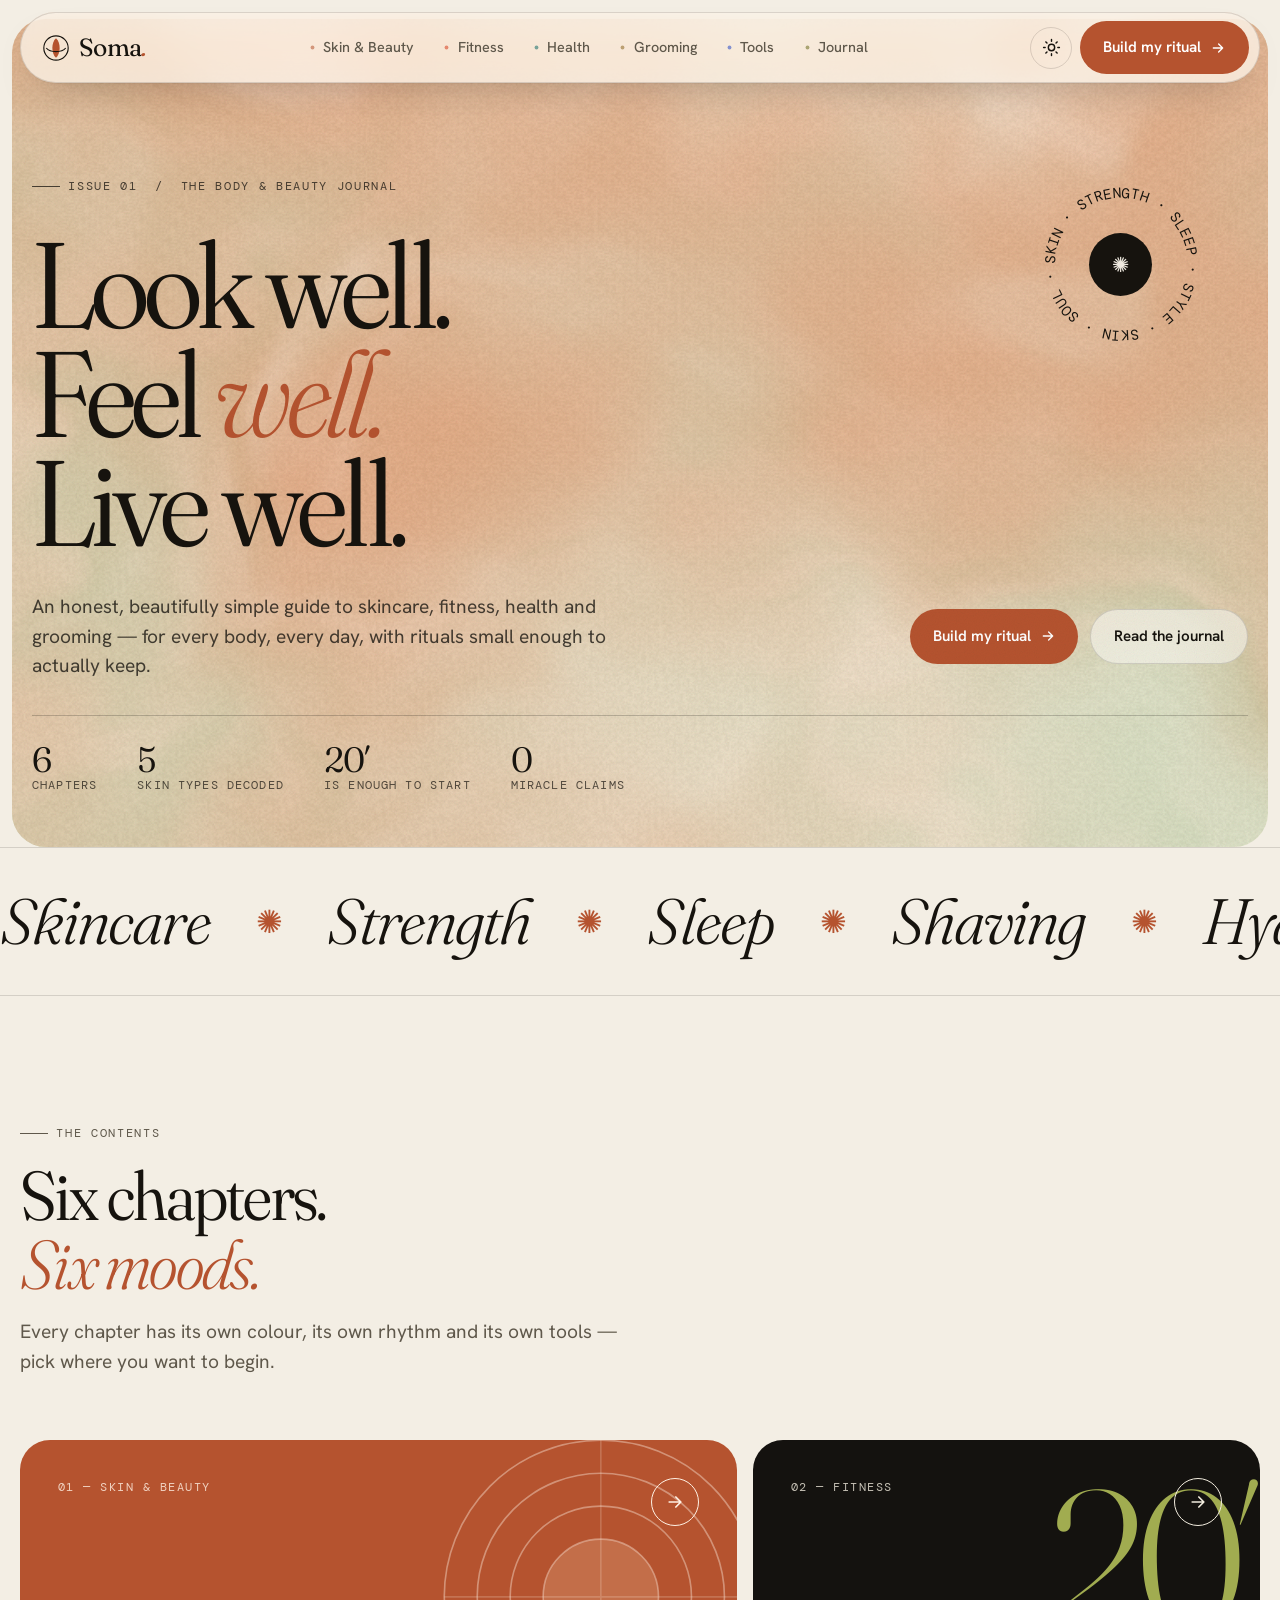
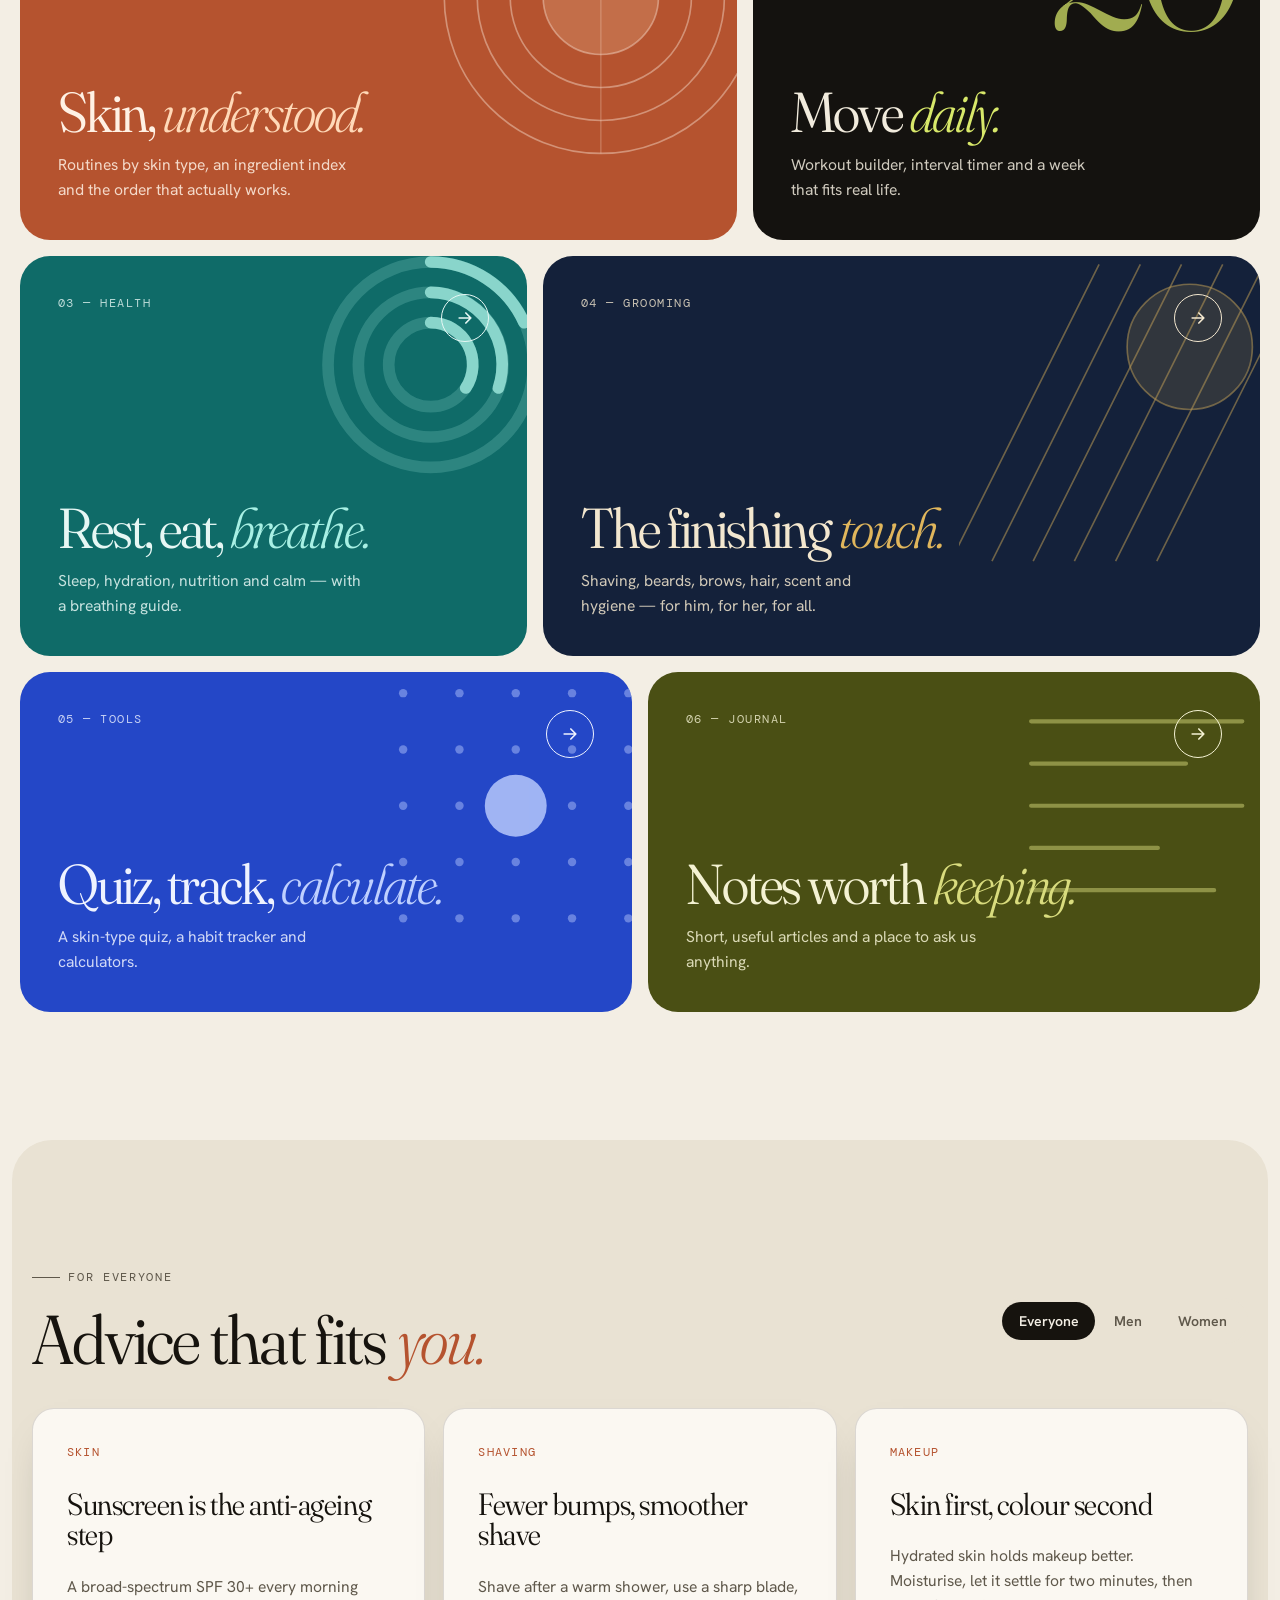
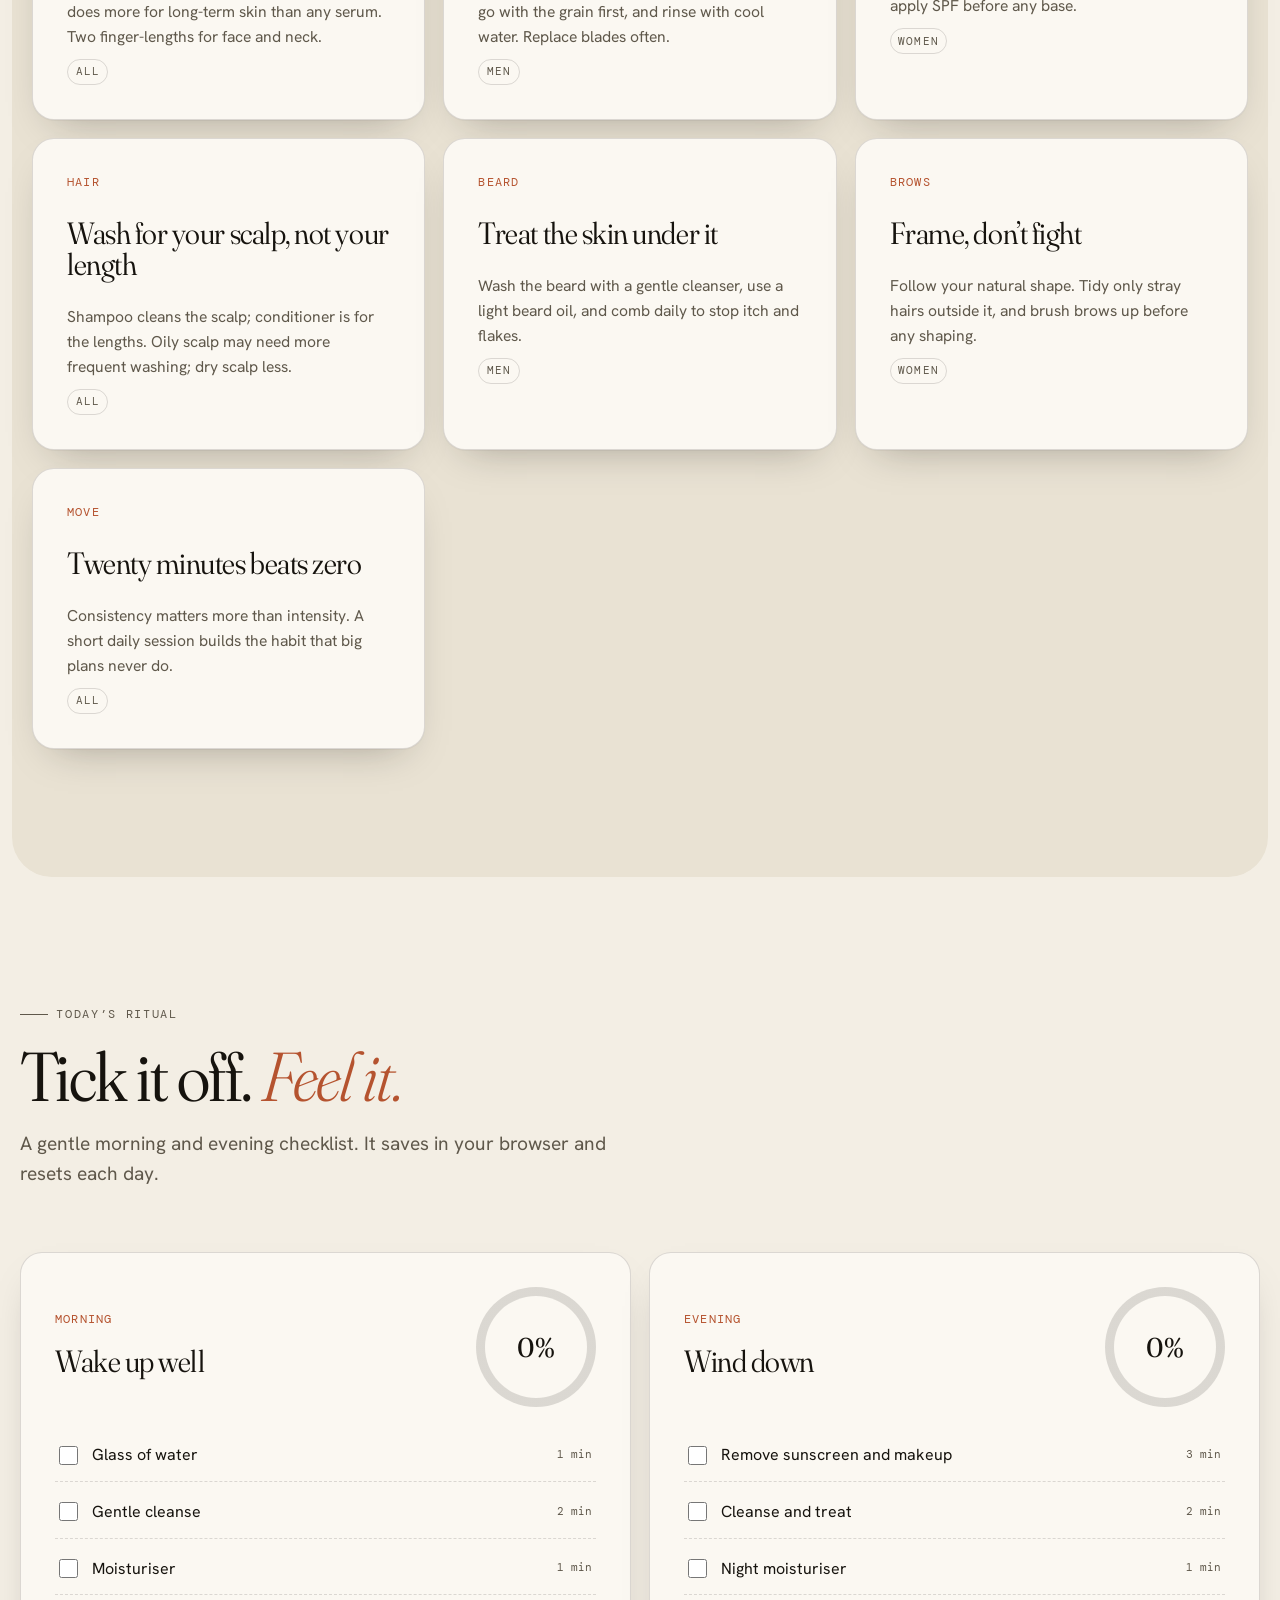
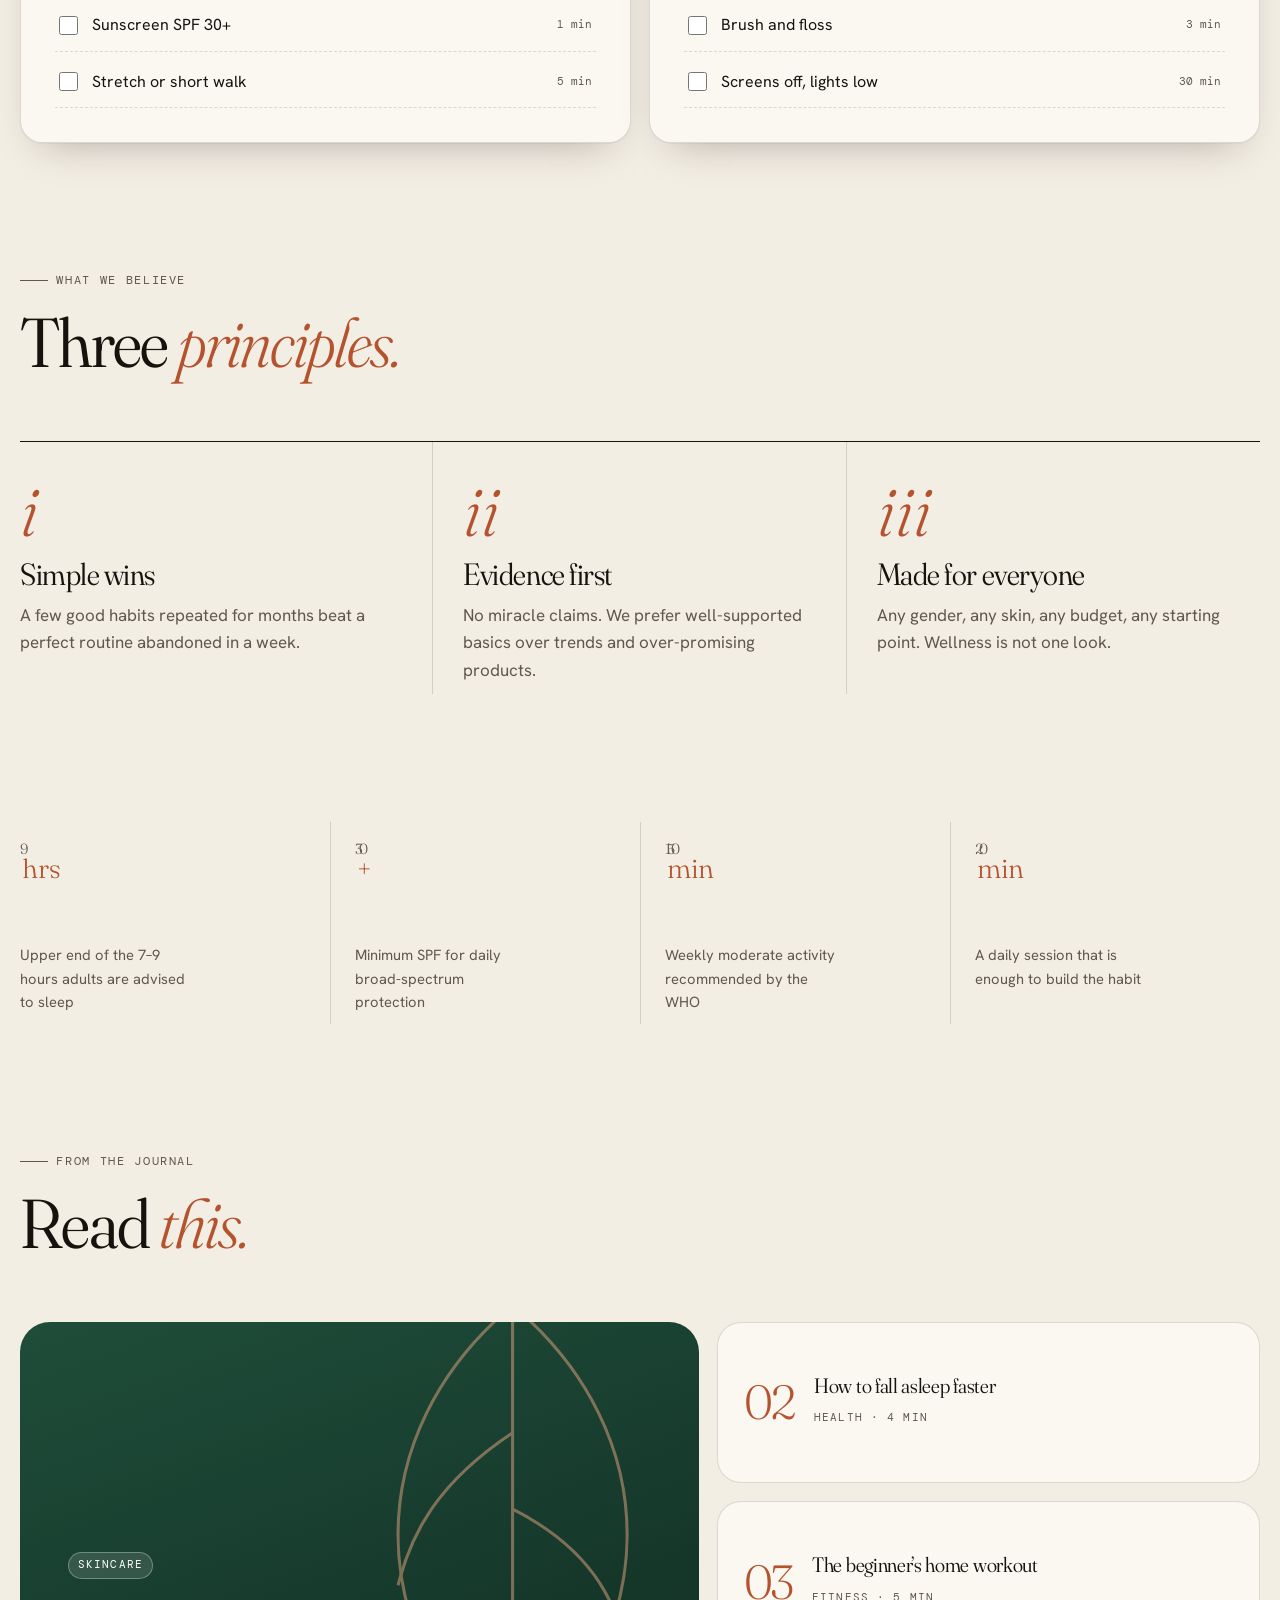
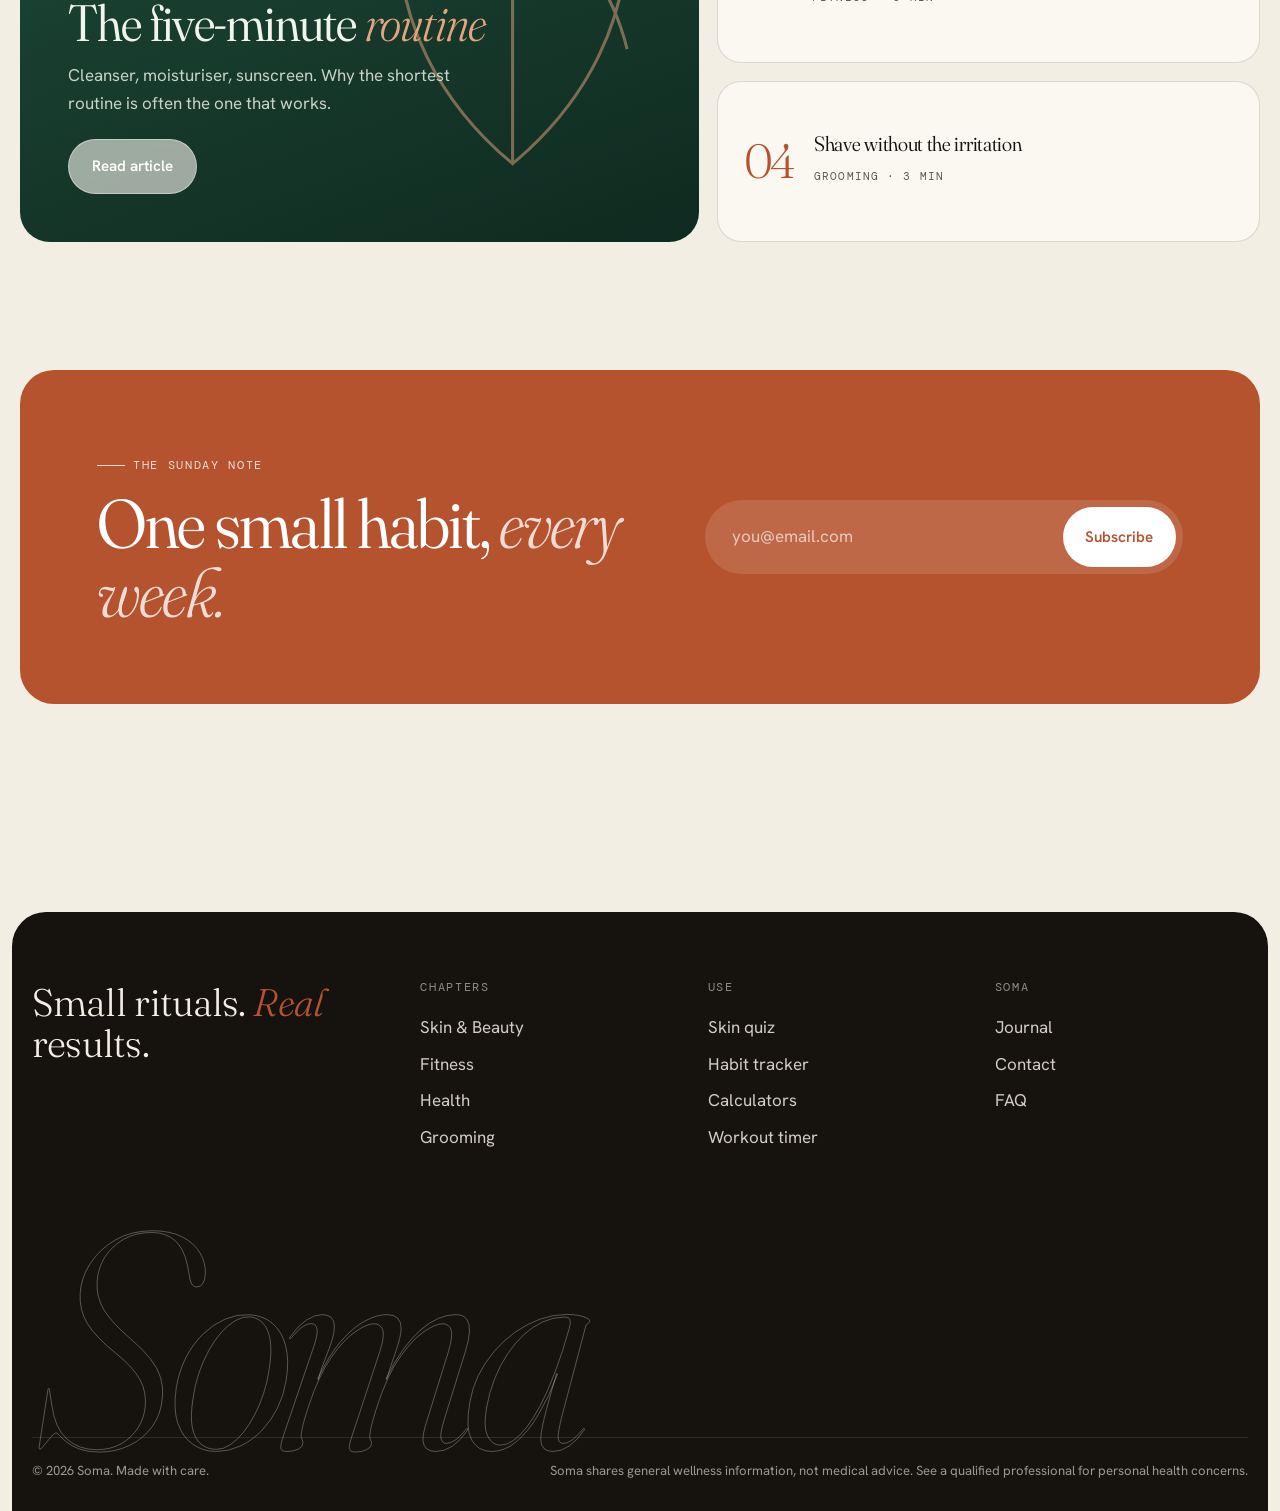
<file: index.html>
<!doctype html>
<html lang="en">
<head>
<meta charset="utf-8">
<meta name="viewport" content="width=device-width,initial-scale=1">
<title>Soma — Beauty, Body & Health Journal</title>
<meta name="description" content="Soma is a modern journal of skincare, fitness, health and grooming for everyone. Simple rituals, honest advice.">
<link rel="preconnect" href="https://fonts.googleapis.com"><link rel="preconnect" href="https://fonts.gstatic.com" crossorigin>
<link href="https://fonts.googleapis.com/css2?family=DM+Mono:wght@400;500&family=Fraunces:ital,opsz,wght,SOFT@0,9..144,300..700,0..100;1,9..144,300..700,0..100&family=Hanken+Grotesk:wght@300..700&display=swap" rel="stylesheet">
<link rel="stylesheet" href="css/base.css">
<script>try{var t=JSON.parse(localStorage.getItem('soma-theme'));document.documentElement.dataset.theme=t||(matchMedia('(prefers-color-scheme: dark)').matches?'dark':'light')}catch(e){}</script>
<style>
.chap-grid{display:grid;grid-template-columns:repeat(12,1fr);gap:16px}
.chap{grid-column:span 6;min-height:400px;border-radius:30px;padding:clamp(24px,3vw,38px);display:flex;flex-direction:column;justify-content:space-between;background:var(--bgc);color:var(--fgc);overflow:hidden;position:relative;isolation:isolate}
.chap.w7{grid-column:span 7}.chap.w5{grid-column:span 5}
.chap .top{display:flex;justify-content:space-between;align-items:flex-start}
.chap .top span{font-family:var(--ff-m);font-size:.78rem;letter-spacing:.12em;opacity:.8}
.chap .go{width:48px;height:48px;border-radius:50%;border:1px solid currentColor;display:grid;place-items:center;transition:.4s}
.chap:hover .go{background:var(--hl);color:var(--bgc);border-color:var(--hl);transform:rotate(-45deg)}
.chap .go svg{width:20px;height:20px}
.chap h3{font-size:clamp(2.2rem,4.4vw,3.8rem);letter-spacing:-.035em;color:inherit}
.chap h3 em{color:var(--hl)}
.chap p{max-width:34ch;opacity:.85;margin-top:12px;font-size:.98rem;color:inherit}
.chap .art{position:absolute;z-index:-1;right:-4%;top:-2%;width:46%;opacity:.8;transition:transform .8s cubic-bezier(.2,.8,.2,1)}
.chap:hover .art{transform:scale(1.07) rotate(-3deg)}
@media(max-width:900px){.chap,.chap.w7,.chap.w5{grid-column:1/-1;min-height:340px}}
.aud-row{display:flex;flex-wrap:wrap;gap:20px;align-items:center;justify-content:space-between;margin-bottom:34px}
.tip{display:grid;gap:10px;align-content:start}
.tip .who{display:flex;gap:6px}.tip .who span{font-family:var(--ff-m);font-size:.68rem;letter-spacing:.1em;text-transform:uppercase;padding:.3em .7em;border-radius:99px;border:1px solid var(--line);color:var(--muted)}
.ritual{display:grid;grid-template-columns:1fr 1fr;gap:18px}
.ritual .card{display:grid;gap:22px}
.rh{display:flex;justify-content:space-between;align-items:center;gap:16px}
.check-list{list-style:none;display:grid;gap:4px}
.check-list label{display:flex;align-items:center;gap:14px;padding:13px 4px;border-bottom:1px dashed var(--line);margin:0;text-transform:none;letter-spacing:0;font-family:var(--ff-b);font-size:1rem;color:var(--ink);cursor:pointer}
.check-list input:checked+span{text-decoration:line-through;opacity:.5}
.check-list small{margin-left:auto;font-family:var(--ff-m);font-size:.7rem;color:var(--muted)}
@media(max-width:820px){.ritual{grid-template-columns:1fr}}
.prin{display:grid;grid-template-columns:repeat(3,1fr);border-top:1px solid var(--ink)}
.prin div{padding:34px 30px 10px 0;border-right:1px solid var(--line)}.prin div:last-child{border:0}.prin div+div{padding-left:30px}
.prin b{font-family:var(--ff-d);font-size:4.4rem;font-weight:250;font-style:italic;color:var(--accent);line-height:1}
.prin h3{margin:.4em 0 .4em}.prin p{color:var(--muted)}
@media(max-width:820px){.prin{grid-template-columns:1fr}.prin div,.prin div+div{padding:26px 0;border-right:0;border-bottom:1px solid var(--line)}}
.stats{display:grid;grid-template-columns:repeat(4,1fr);gap:0}
.stats div{padding:10px 24px;border-left:1px solid var(--line)}.stats div:first-child{border:0;padding-left:0}
.stats b{display:block;font-family:var(--ff-d);font-weight:300;font-size:clamp(3rem,6vw,5.4rem);letter-spacing:-.05em;line-height:1}
.stats b sup{font-size:.35em;vertical-align:top;color:var(--accent);margin-left:2px;letter-spacing:0}
.stats span{color:var(--muted);font-size:.92rem;display:block;margin-top:10px;max-width:22ch}
@media(max-width:760px){.stats{grid-template-columns:1fr 1fr;gap:34px 0}.stats div:nth-child(3){border-left:0;padding-left:0}}
.feat{display:grid;grid-template-columns:1.25fr 1fr;gap:18px}
.fbig{min-height:520px;border-radius:30px;padding:clamp(26px,4vw,48px);display:flex;flex-direction:column;justify-content:flex-end;background:linear-gradient(160deg,#1F4D3A,#0F2A20);color:#EFF5EA;position:relative;overflow:hidden}
.fbig svg{position:absolute;top:-8%;right:-10%;width:75%;opacity:.5}
.fbig h3{font-size:clamp(2rem,4vw,3.4rem);color:inherit;max-width:14ch}.fbig h3 em{color:#E3A57F}
.fbig p{max-width:40ch;opacity:.82;margin:14px 0 22px}
.flist{display:grid;gap:18px}
.fmini{display:grid;grid-template-columns:auto 1fr;gap:20px;align-items:center;padding:22px 26px;border-radius:24px;background:var(--surface);border:1px solid var(--line);transition:.4s}
.fmini:hover{transform:translateX(8px);border-color:var(--accent)}
.fmini i{font-family:var(--ff-d);font-size:3rem;font-weight:250;font-style:normal;color:var(--accent);letter-spacing:-.05em}
.fmini h3{font-size:1.3rem;margin-bottom:6px}.fmini span{font-family:var(--ff-m);font-size:.7rem;letter-spacing:.1em;color:var(--muted);text-transform:uppercase}
@media(max-width:860px){.feat{grid-template-columns:1fr}.fbig{min-height:420px}}
</style>
</head>
<body class="p-home" data-page="home">
<div id="site-header"></div>

<header class="stage grain">
  <canvas id="gl" aria-hidden="true"></canvas>
  <div class="badge" aria-hidden="true">
    <svg viewBox="0 0 100 100"><defs><path id="c" d="M50,50 m-40,0 a40,40 0 1,1 80,0 a40,40 0 1,1 -80,0"/></defs><text><textPath href="#c" textLength="246" lengthAdjust="spacing">Skin · Strength · Sleep · Style · Skin · Soul ·</textPath></text></svg>
    <b>✺</b>
  </div>
  <div class="stage-in">
    <span class="eyebrow rv">Issue 01 &nbsp;/&nbsp; The body &amp; beauty journal</span>
    <h1 class="rv" style="--d:.08s">Look well.<br>Feel <em>well.</em><br>Live well.</h1>
    <div class="rv" style="--d:.18s;display:flex;flex-wrap:wrap;gap:22px 40px;align-items:center;justify-content:space-between">
      <p class="lead">An honest, beautifully simple guide to skincare, fitness, health and grooming — for every body, every day, with rituals small enough to actually keep.</p>
      <div style="display:flex;gap:12px;flex-wrap:wrap"><a class="btn btn-p" href="tools.html">Build my ritual <svg viewBox="0 0 24 24" fill="none" stroke="currentColor" stroke-width="2" stroke-linecap="round" stroke-linejoin="round"><path d="M5 12h14M13 6l6 6-6 6"/></svg></a><a class="btn btn-g" href="journal.html">Read the journal</a></div>
    </div>
    <div class="facts rv" style="--d:.28s">
      <div><b>6</b><span>Chapters</span></div><div><b>5</b><span>Skin types decoded</span></div><div><b>20′</b><span>Is enough to start</span></div><div><b>0</b><span>Miracle claims</span></div>
    </div>
  </div>
</header>

<div class="marq" aria-hidden="true"><div><span>Skincare</span><span>Strength</span><span>Sleep</span><span>Shaving</span><span>Hydration</span><span>Haircare</span><span>Mobility</span><span>Nutrition</span><span>Skincare</span><span>Strength</span><span>Sleep</span><span>Shaving</span><span>Hydration</span><span>Haircare</span><span>Mobility</span><span>Nutrition</span></div></div>

<section>
  <div class="wrap">
    <div class="sec-head rv"><span class="eyebrow">The contents</span><h2>Six chapters.<br><em>Six moods.</em></h2><p class="lead">Every chapter has its own colour, its own rhythm and its own tools — pick where you want to begin.</p></div>
    <div class="chap-grid">
      <a href="skin.html" class="chap w7 tilt rv" data-tilt="4" style="--bgc:#B5532F;--fgc:#FFF1E4;--hl:#FFD9B8">
        <svg class="art" viewBox="0 0 200 200" fill="none" stroke="currentColor" stroke-opacity=".5"><circle cx="100" cy="100" r="95"/><circle cx="100" cy="100" r="75"/><circle cx="100" cy="100" r="55"/><circle cx="100" cy="100" r="35" fill="#FFD9B8" fill-opacity=".25"/><path d="M5 100h190M100 5v190" stroke-opacity=".25"/></svg>
        <div class="top"><span>01 — SKIN &amp; BEAUTY</span><div class="go"><svg viewBox="0 0 24 24" fill="none" stroke="currentColor" stroke-width="2" stroke-linecap="round" stroke-linejoin="round"><path d="M5 12h14M13 6l6 6-6 6"/></svg></div></div>
        <div><h3>Skin, <em>understood.</em></h3><p>Routines by skin type, an ingredient index and the order that actually works.</p></div>
      </a>
      <a href="fitness.html" class="chap w5 tilt rv" data-tilt="4" style="--d:.08s;--bgc:#14120F;--fgc:#F1EBDD;--hl:#D8E86A">
        <svg class="art" viewBox="0 0 200 200"><text x="0" y="170" font-family="Fraunces,serif" font-size="170" font-weight="300" fill="#D8E86A" fill-opacity=".9" letter-spacing="-10">20′</text></svg>
        <div class="top"><span>02 — FITNESS</span><div class="go"><svg viewBox="0 0 24 24" fill="none" stroke="currentColor" stroke-width="2" stroke-linecap="round" stroke-linejoin="round"><path d="M5 12h14M13 6l6 6-6 6"/></svg></div></div>
        <div><h3>Move <em>daily.</em></h3><p>Workout builder, interval timer and a week that fits real life.</p></div>
      </a>
      <a href="health.html" class="chap w5 tilt rv" data-tilt="4" style="--bgc:#0F6B68;--fgc:#E6F7F4;--hl:#A8F0E4">
        <svg class="art" viewBox="0 0 200 200" fill="none" stroke="#A8F0E4" stroke-width="10" stroke-linecap="round"><circle cx="100" cy="100" r="88" stroke-opacity=".25"/><path d="M100 12a88 88 0 0 1 80 52"/><circle cx="100" cy="100" r="62" stroke-opacity=".25"/><path d="M100 38a62 62 0 0 1 58 82"/><circle cx="100" cy="100" r="36" stroke-opacity=".25"/><path d="M100 64a36 36 0 0 1 30 56"/></svg>
        <div class="top"><span>03 — HEALTH</span><div class="go"><svg viewBox="0 0 24 24" fill="none" stroke="currentColor" stroke-width="2" stroke-linecap="round" stroke-linejoin="round"><path d="M5 12h14M13 6l6 6-6 6"/></svg></div></div>
        <div><h3>Rest, eat, <em>breathe.</em></h3><p>Sleep, hydration, nutrition and calm — with a breathing guide.</p></div>
      </a>
      <a href="grooming.html" class="chap w7 tilt rv" data-tilt="4" style="--d:.08s;--bgc:#14213A;--fgc:#F3E7CF;--hl:#E0B65C">
        <svg class="art" viewBox="0 0 200 200" fill="none" stroke="#E0B65C" stroke-opacity=".55"><path d="M20 190 110 10M45 190 135 10M70 190 160 10M95 190 185 10M120 190 210 10M-5 190 85 10" /><circle cx="140" cy="60" r="38" fill="#E0B65C" fill-opacity=".18"/></svg>
        <div class="top"><span>04 — GROOMING</span><div class="go"><svg viewBox="0 0 24 24" fill="none" stroke="currentColor" stroke-width="2" stroke-linecap="round" stroke-linejoin="round"><path d="M5 12h14M13 6l6 6-6 6"/></svg></div></div>
        <div><h3>The finishing <em>touch.</em></h3><p>Shaving, beards, brows, hair, scent and hygiene — for him, for her, for all.</p></div>
      </a>
      <a href="tools.html" class="chap tilt rv" data-tilt="4" style="--bgc:#2447C7;--fgc:#EEF2FF;--hl:#BFD0FF;min-height:340px">
        <svg class="art" viewBox="0 0 200 200" fill="#BFD0FF" fill-opacity=".55"><g id="r"><circle cx="20" cy="20" r="3"/><circle cx="60" cy="20" r="3"/><circle cx="100" cy="20" r="3"/><circle cx="140" cy="20" r="3"/><circle cx="180" cy="20" r="3"/></g><use href="#r" y="40"/><use href="#r" y="80"/><use href="#r" y="120"/><use href="#r" y="160"/><circle cx="100" cy="100" r="22" fill-opacity="1"/></svg>
        <div class="top"><span>05 — TOOLS</span><div class="go"><svg viewBox="0 0 24 24" fill="none" stroke="currentColor" stroke-width="2" stroke-linecap="round" stroke-linejoin="round"><path d="M5 12h14M13 6l6 6-6 6"/></svg></div></div>
        <div><h3>Quiz, track, <em>calculate.</em></h3><p>A skin-type quiz, a habit tracker and calculators.</p></div>
      </a>
      <a href="journal.html" class="chap tilt rv" data-tilt="4" style="--d:.08s;--bgc:#4A4F14;--fgc:#F4F2D3;--hl:#D9DC7E;min-height:340px">
        <svg class="art" viewBox="0 0 200 200" fill="none" stroke="#D9DC7E" stroke-opacity=".6" stroke-width="3" stroke-linecap="round"><path d="M20 40h150M20 70h110M20 100h150M20 130h90M20 160h130"/></svg>
        <div class="top"><span>06 — JOURNAL</span><div class="go"><svg viewBox="0 0 24 24" fill="none" stroke="currentColor" stroke-width="2" stroke-linecap="round" stroke-linejoin="round"><path d="M5 12h14M13 6l6 6-6 6"/></svg></div></div>
        <div><h3>Notes worth <em>keeping.</em></h3><p>Short, useful articles and a place to ask us anything.</p></div>
      </a>
    </div>
  </div>
</section>

<section style="background:var(--surface2);border-radius:40px;margin-inline:12px">
  <div class="wrap">
    <div class="aud-row rv">
      <div class="sec-head" style="margin:0"><span class="eyebrow">For everyone</span><h2>Advice that fits <em>you.</em></h2></div>
      <div class="seg aud-switch" role="group" aria-label="Show tips for"><button data-aud="all">Everyone</button><button data-aud="men">Men</button><button data-aud="women">Women</button></div>
    </div>
    <div class="grid g3">
      <article class="card tip rv" data-for="all"><span class="num">SKIN</span><h3>Sunscreen is the anti-ageing step</h3><p>A broad-spectrum SPF 30+ every morning does more for long-term skin than any serum. Two finger-lengths for face and neck.</p><div class="who"><span>All</span></div></article>
      <article class="card tip rv" data-for="men" style="--d:.06s"><span class="num">SHAVING</span><h3>Fewer bumps, smoother shave</h3><p>Shave after a warm shower, use a sharp blade, go with the grain first, and rinse with cool water. Replace blades often.</p><div class="who"><span>Men</span></div></article>
      <article class="card tip rv" data-for="women" style="--d:.06s"><span class="num">MAKEUP</span><h3>Skin first, colour second</h3><p>Hydrated skin holds makeup better. Moisturise, let it settle for two minutes, then apply SPF before any base.</p><div class="who"><span>Women</span></div></article>
      <article class="card tip rv" data-for="all" style="--d:.12s"><span class="num">HAIR</span><h3>Wash for your scalp, not your length</h3><p>Shampoo cleans the scalp; conditioner is for the lengths. Oily scalp may need more frequent washing; dry scalp less.</p><div class="who"><span>All</span></div></article>
      <article class="card tip rv" data-for="men"><span class="num">BEARD</span><h3>Treat the skin under it</h3><p>Wash the beard with a gentle cleanser, use a light beard oil, and comb daily to stop itch and flakes.</p><div class="who"><span>Men</span></div></article>
      <article class="card tip rv" data-for="women" style="--d:.06s"><span class="num">BROWS</span><h3>Frame, don’t fight</h3><p>Follow your natural shape. Tidy only stray hairs outside it, and brush brows up before any shaping.</p><div class="who"><span>Women</span></div></article>
      <article class="card tip rv" data-for="all" style="--d:.12s"><span class="num">MOVE</span><h3>Twenty minutes beats zero</h3><p>Consistency matters more than intensity. A short daily session builds the habit that big plans never do.</p><div class="who"><span>All</span></div></article>
    </div>
  </div>
</section>

<section>
  <div class="wrap">
    <div class="sec-head rv"><span class="eyebrow">Today’s ritual</span><h2>Tick it off. <em>Feel it.</em></h2><p class="lead">A gentle morning and evening checklist. It saves in your browser and resets each day.</p></div>
    <div class="ritual">
      <div class="card rv"><div class="rh"><div><span class="num">MORNING</span><h3>Wake up well</h3></div><div class="ring" data-for="am"><b>0%</b></div></div>
        <ul class="check-list" data-checklist="am">
          <li><label><input type="checkbox"><span>Glass of water</span><small>1 min</small></label></li>
          <li><label><input type="checkbox"><span>Gentle cleanse</span><small>2 min</small></label></li>
          <li><label><input type="checkbox"><span>Moisturiser</span><small>1 min</small></label></li>
          <li><label><input type="checkbox"><span>Sunscreen SPF 30+</span><small>1 min</small></label></li>
          <li><label><input type="checkbox"><span>Stretch or short walk</span><small>5 min</small></label></li>
        </ul></div>
      <div class="card rv" style="--d:.08s"><div class="rh"><div><span class="num">EVENING</span><h3>Wind down</h3></div><div class="ring" data-for="pm"><b>0%</b></div></div>
        <ul class="check-list" data-checklist="pm">
          <li><label><input type="checkbox"><span>Remove sunscreen and makeup</span><small>3 min</small></label></li>
          <li><label><input type="checkbox"><span>Cleanse and treat</span><small>2 min</small></label></li>
          <li><label><input type="checkbox"><span>Night moisturiser</span><small>1 min</small></label></li>
          <li><label><input type="checkbox"><span>Brush and floss</span><small>3 min</small></label></li>
          <li><label><input type="checkbox"><span>Screens off, lights low</span><small>30 min</small></label></li>
        </ul></div>
    </div>
  </div>
</section>

<section style="padding-top:0">
  <div class="wrap">
    <div class="sec-head rv"><span class="eyebrow">What we believe</span><h2>Three <em>principles.</em></h2></div>
    <div class="prin">
      <div class="rv"><b>i</b><h3>Simple wins</h3><p>A few good habits repeated for months beat a perfect routine abandoned in a week.</p></div>
      <div class="rv" style="--d:.08s"><b>ii</b><h3>Evidence first</h3><p>No miracle claims. We prefer well-supported basics over trends and over-promising products.</p></div>
      <div class="rv" style="--d:.16s"><b>iii</b><h3>Made for everyone</h3><p>Any gender, any skin, any budget, any starting point. Wellness is not one look.</p></div>
    </div>
  </div>
</section>

<section style="padding-top:0">
  <div class="wrap">
    <div class="stats">
      <div class="rv"><b><span data-count="9">0</span><sup>hrs</sup></b><span>Upper end of the 7–9 hours adults are advised to sleep</span></div>
      <div class="rv" style="--d:.06s"><b><span data-count="30">0</span><sup>+</sup></b><span>Minimum SPF for daily broad-spectrum protection</span></div>
      <div class="rv" style="--d:.12s"><b><span data-count="150">0</span><sup>min</sup></b><span>Weekly moderate activity recommended by the WHO</span></div>
      <div class="rv" style="--d:.18s"><b><span data-count="20">0</span><sup>min</sup></b><span>A daily session that is enough to build the habit</span></div>
    </div>
  </div>
</section>

<section style="padding-top:0">
  <div class="wrap">
    <div class="sec-head rv"><span class="eyebrow">From the journal</span><h2>Read <em>this.</em></h2></div>
    <div class="feat">
      <a href="journal.html" class="fbig tilt rv" data-tilt="3">
        <svg viewBox="0 0 200 200" fill="none" stroke="#E3A57F" stroke-width="1.2"><path d="M100 10C40 60 40 140 100 190 160 140 160 60 100 10Z"/><path d="M100 10v180M100 60c-30 20-40 40-45 60M100 90c30 15 40 35 45 55"/></svg>
        <span class="tag" style="background:rgba(255,255,255,.12);color:#fff;border-color:rgba(255,255,255,.3);width:max-content">Skincare</span>
        <h3 style="margin-top:18px">The five-minute <em>routine</em></h3>
        <p>Cleanser, moisturiser, sunscreen. Why the shortest routine is often the one that works.</p>
        <span class="btn btn-g" style="width:max-content;color:#fff;border-color:rgba(255,255,255,.4)">Read article</span>
      </a>
      <div class="flist">
        <a href="journal.html" class="fmini rv" style="--d:.06s"><i>02</i><div><h3>How to fall asleep faster</h3><span>Health · 4 min</span></div></a>
        <a href="journal.html" class="fmini rv" style="--d:.12s"><i>03</i><div><h3>The beginner’s home workout</h3><span>Fitness · 5 min</span></div></a>
        <a href="journal.html" class="fmini rv" style="--d:.18s"><i>04</i><div><h3>Shave without the irritation</h3><span>Grooming · 3 min</span></div></a>
      </div>
    </div>
  </div>
</section>

<section style="padding-top:0">
  <div class="wrap">
    <div class="news rv">
      <div><span class="eyebrow" style="color:inherit;opacity:.8">The Sunday note</span><h2 style="margin-top:14px">One small habit, <em>every week.</em></h2></div>
      <div><form><input type="email" placeholder="you@email.com" aria-label="Email address" required><button class="btn" type="submit">Subscribe</button></form><p class="ok">Thank you — see you on Sunday. ✺</p></div>
    </div>
  </div>
</section>

<footer id="site-footer"></footer>
<script src="js/main.js"></script>
<script src="js/shader.js"></script>
</body>
</html>
</file>
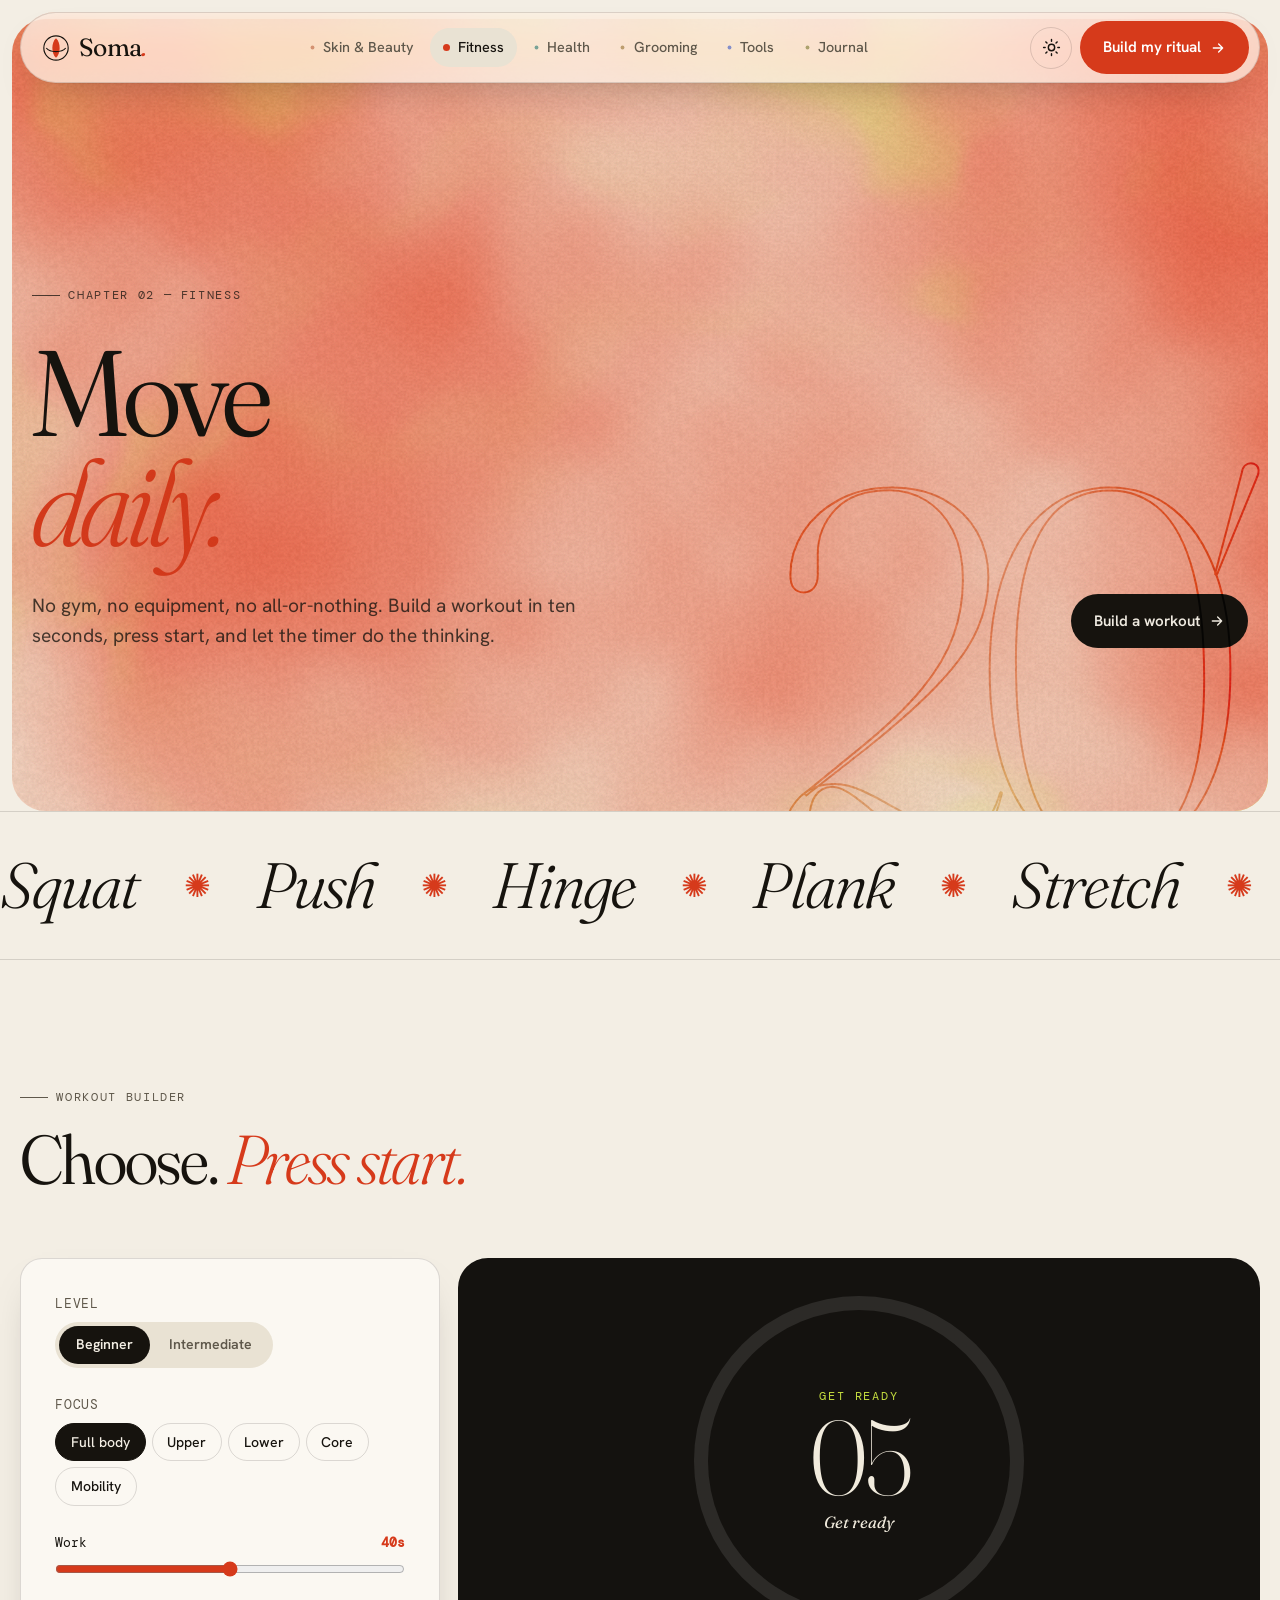
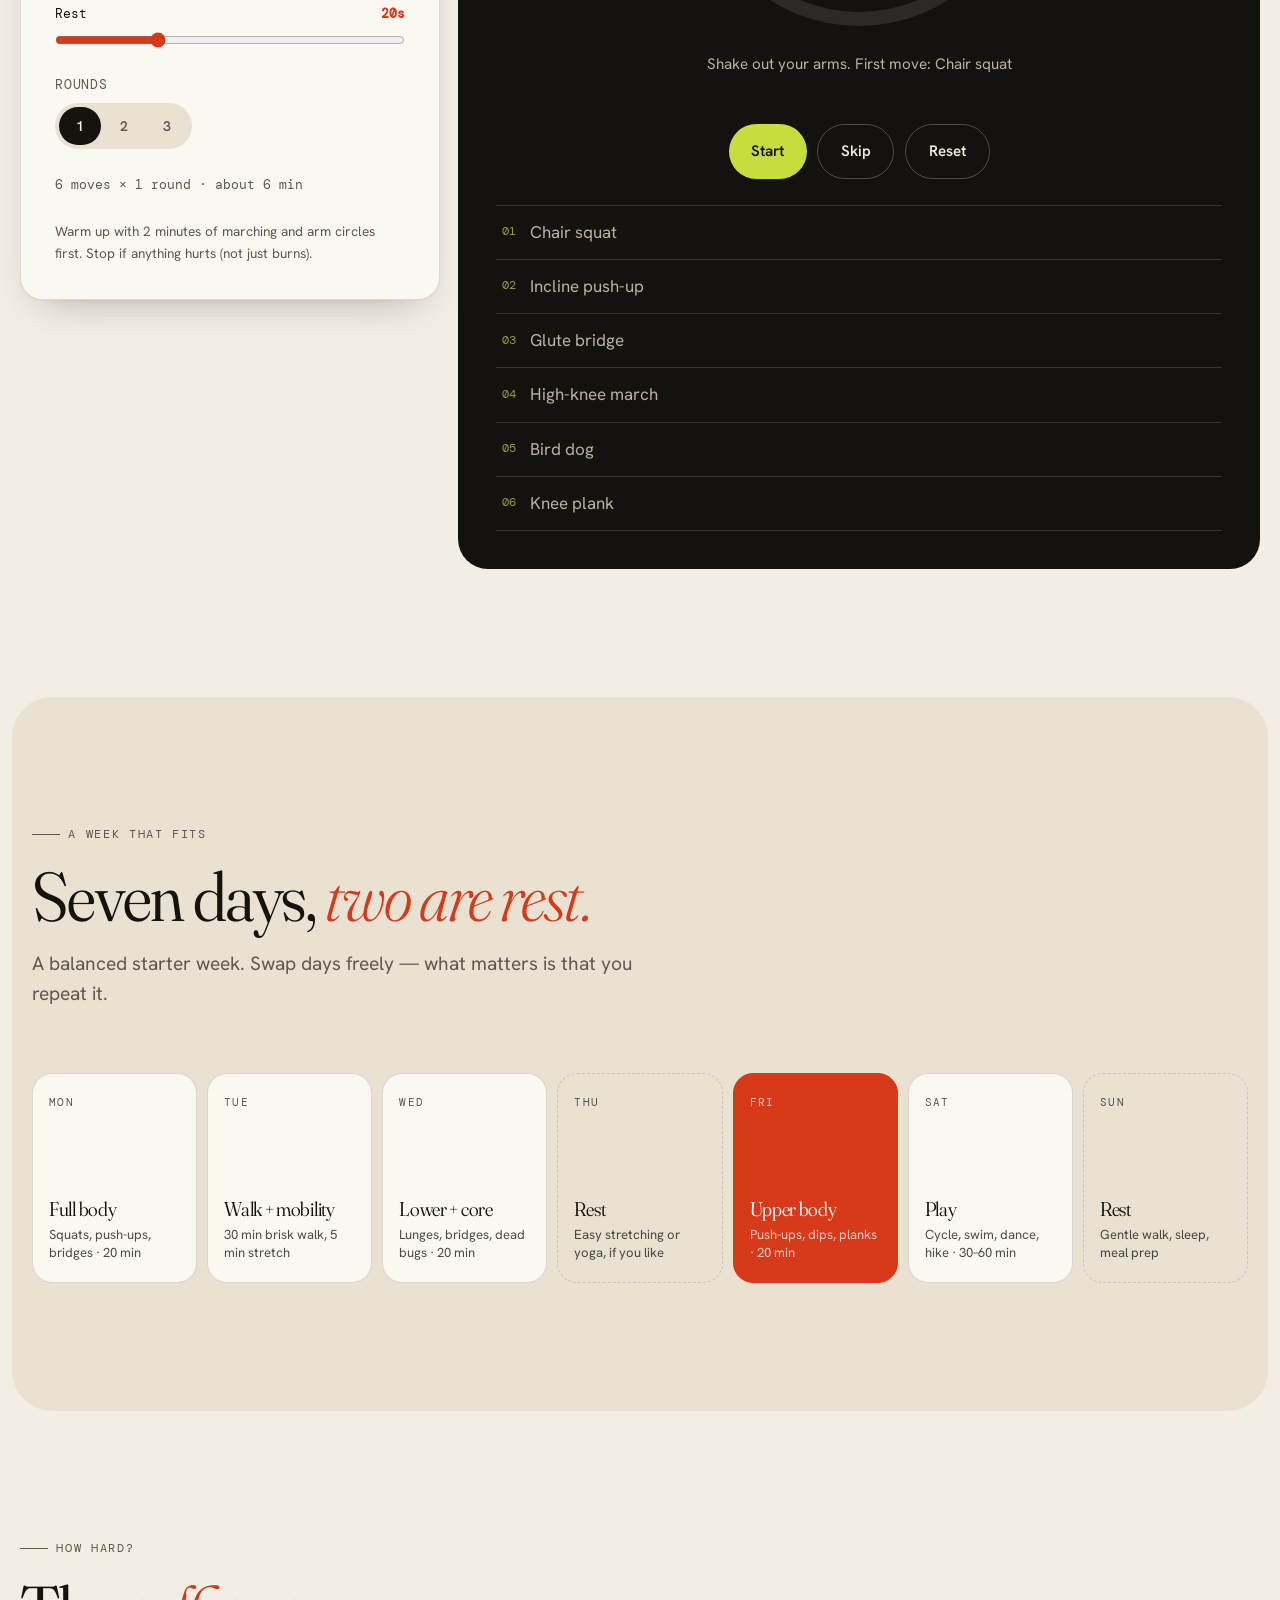
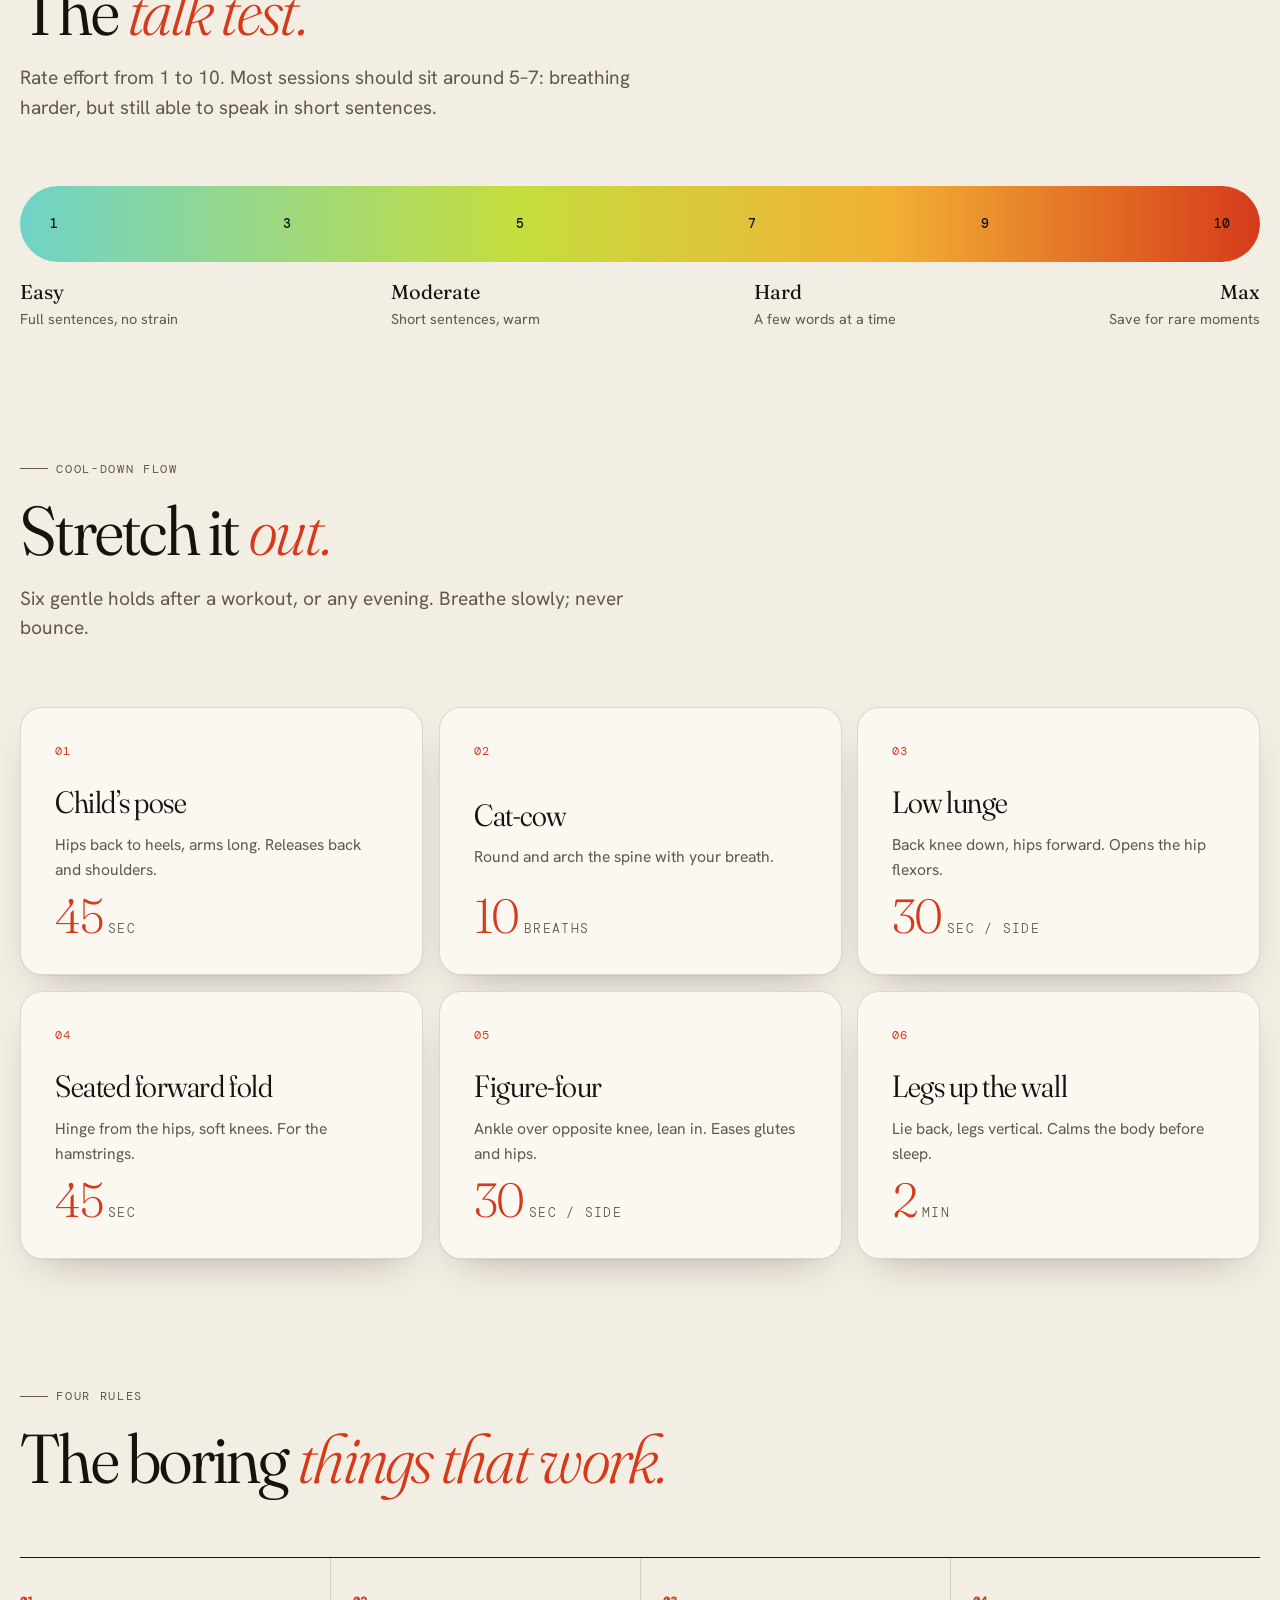
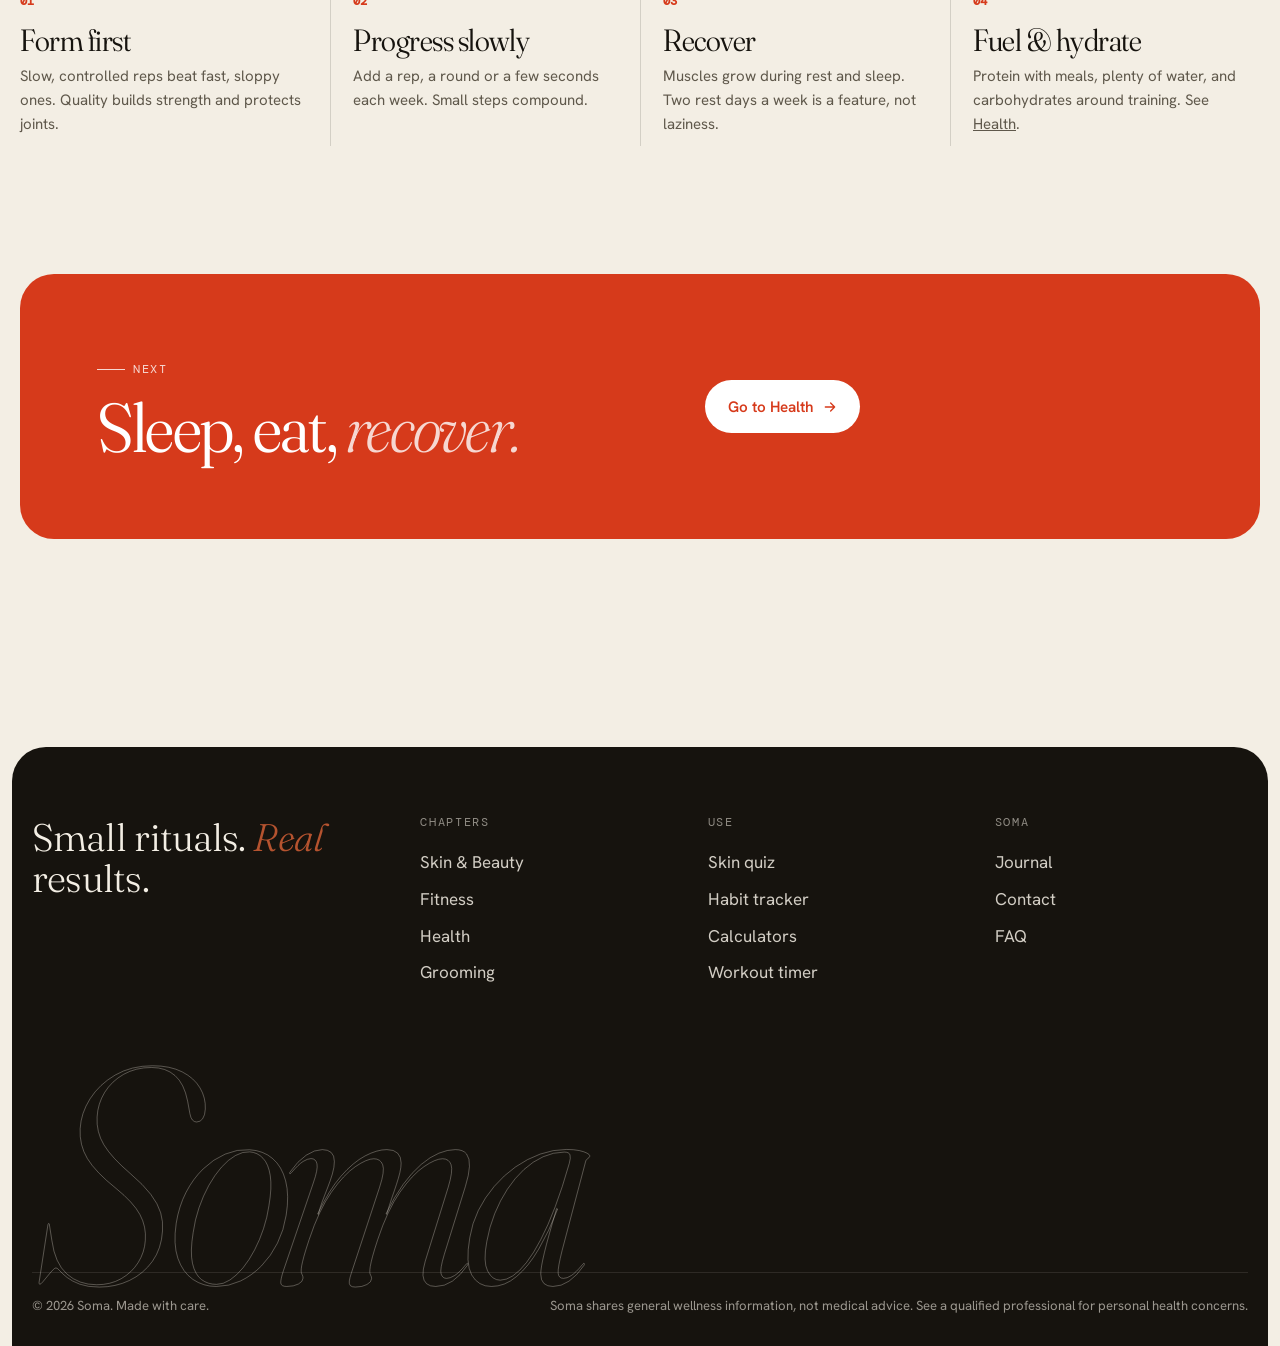
<file: fitness.html>
<!doctype html>
<html lang="en">
<head>
<meta charset="utf-8">
<meta name="viewport" content="width=device-width,initial-scale=1">
<title>Fitness — Soma</title>
<meta name="description" content="Build a home workout, run it with an interval timer, and follow a weekly plan that fits real life.">
<link rel="preconnect" href="https://fonts.googleapis.com"><link rel="preconnect" href="https://fonts.gstatic.com" crossorigin>
<link href="https://fonts.googleapis.com/css2?family=DM+Mono:wght@400;500&family=Fraunces:ital,opsz,wght,SOFT@0,9..144,300..700,0..100;1,9..144,300..700,0..100&family=Hanken+Grotesk:wght@300..700&display=swap" rel="stylesheet">
<link rel="stylesheet" href="css/base.css">
<script>try{var t=JSON.parse(localStorage.getItem('soma-theme'));document.documentElement.dataset.theme=t||(matchMedia('(prefers-color-scheme: dark)').matches?'dark':'light')}catch(e){}</script>
<style>
.p-fit{--lime:#C5DD3F}
[data-theme=dark] .p-fit{--lime:#D8E86A}
.big{font-family:var(--ff-d);font-weight:200;font-size:clamp(11rem,40vw,36rem);line-height:.72;letter-spacing:-.09em;color:transparent;-webkit-text-stroke:2px var(--ink);position:absolute;right:4%;bottom:-5%;opacity:.9;pointer-events:none;user-select:none;mix-blend-mode:overlay}
.stage .btn-p{background:var(--ink);color:var(--bg)}
.build{display:grid;grid-template-columns:420px 1fr;gap:18px;align-items:start}
@media(max-width:1000px){.build{grid-template-columns:1fr}}
.ctrl{display:grid;gap:26px}
.ctrl .chips{gap:6px}
.range{display:grid;gap:8px}.range div{display:flex;justify-content:space-between;font-family:var(--ff-m);font-size:.82rem}
.range b{color:var(--accent)}
.timer{background:#14120F;color:#F1EBDD;border-radius:30px;padding:clamp(22px,3vw,40px);display:grid;gap:26px;overflow:hidden;position:relative}
.dial{--p:0;width:min(330px,70vw);aspect-ratio:1;margin:auto;border-radius:50%;display:grid;place-items:center;text-align:center;background:conic-gradient(var(--lime) calc(var(--p)*1%),rgba(255,255,255,.1) 0);position:relative;transition:background .2s}
.dial::before{content:"";position:absolute;inset:14px;border-radius:50%;background:#14120F}
.dial.rest{--lime:#6FD3C8}
.dial>div{position:relative;display:grid;gap:4px;padding:0 24px}
.dial small{font-family:var(--ff-m);font-size:.74rem;letter-spacing:.16em;color:var(--lime)}
.dial b{font-family:var(--ff-d);font-weight:250;font-size:clamp(4.4rem,13vw,6.6rem);line-height:.9;letter-spacing:-.05em}
.dial span{font-size:1.02rem;font-family:var(--ff-d);font-style:italic}
.cue{text-align:center;color:#B9B2A2;min-height:3em;max-width:46ch;margin:auto;font-size:.95rem}
.tbtn{display:flex;justify-content:center;gap:10px;flex-wrap:wrap}
.tbtn .btn-p{background:var(--lime);color:#14120F}
.tbtn .btn-g{color:#F1EBDD;border-color:rgba(255,255,255,.25);background:transparent}
.exlist{list-style:none;display:grid;gap:0;counter-reset:e;border-top:1px solid rgba(255,255,255,.14)}
.exlist li{counter-increment:e;display:flex;gap:14px;align-items:center;padding:13px 6px;border-bottom:1px solid rgba(255,255,255,.14);color:#B9B2A2;transition:.3s}
.exlist li::before{content:"0" counter(e);font-family:var(--ff-m);font-size:.72rem;color:var(--lime);opacity:.7}
.exlist li.now{color:#fff;padding-left:16px;background:linear-gradient(90deg,color-mix(in srgb,var(--lime) 20%,transparent),transparent)}
.exlist li.done{opacity:.35;text-decoration:line-through}
.week{display:grid;grid-template-columns:repeat(7,1fr);gap:10px}
.day{padding:20px 16px;border-radius:20px;border:1px solid var(--line);background:var(--surface);display:grid;gap:34px;align-content:space-between;min-height:210px;transition:.4s}
.day:hover{transform:translateY(-6px);border-color:var(--accent)}
.day.today{background:var(--accent);color:var(--on-accent);border-color:var(--accent)}
.day small{font-family:var(--ff-m);font-size:.7rem;letter-spacing:.12em;text-transform:uppercase;opacity:.7}
.day h3{font-size:1.25rem;line-height:1.1}.day p{font-size:.82rem;opacity:.75;margin-top:6px;line-height:1.35}
.day.rest-d{background:transparent;border-style:dashed}
@media(max-width:1000px){.week{grid-template-columns:repeat(4,1fr)}}@media(max-width:620px){.week{grid-template-columns:1fr 1fr}}
.rpe{height:76px;border-radius:99px;background:linear-gradient(90deg,#6FD3C8,#C5DD3F 40%,#F2B134 70%,#D63A1B);position:relative;display:flex;align-items:center;justify-content:space-between;padding:0 30px;color:#14120F;font-family:var(--ff-m);font-size:.8rem;font-weight:500}
.rpe-l{display:flex;justify-content:space-between;margin-top:14px;color:var(--muted);font-size:.9rem;gap:14px}
.rpe-l div{max-width:24ch}.rpe-l b{display:block;color:var(--ink);font-family:var(--ff-d);font-weight:400;font-size:1.25rem}
.flow{display:grid;grid-template-columns:repeat(3,1fr);gap:16px}
@media(max-width:900px){.flow{grid-template-columns:1fr 1fr}}@media(max-width:560px){.flow{grid-template-columns:1fr}}
.pose{display:grid;gap:10px;align-content:space-between;min-height:200px}
.pose .hold{font-family:var(--ff-d);font-size:3rem;font-weight:250;letter-spacing:-.04em;color:var(--accent);line-height:1}
.pose .hold small{font-size:.8rem;font-family:var(--ff-m);letter-spacing:.1em;margin-left:6px;color:var(--muted)}
.rules{display:grid;grid-template-columns:repeat(4,1fr);gap:0;border-top:1px solid var(--ink)}
.rules div{padding:28px 22px 10px 0}.rules div+div{padding-left:22px;border-left:1px solid var(--line)}
.rules b{font-family:var(--ff-m);font-size:.75rem;color:var(--accent)}.rules h3{margin:12px 0 8px}.rules p{color:var(--muted);font-size:.94rem}
@media(max-width:900px){.rules{grid-template-columns:1fr 1fr}.rules div,.rules div+div{padding:24px 12px 10px 0;border-left:0;border-bottom:1px solid var(--line)}}
</style>
</head>
<body class="p-fit" data-page="fit">
<div id="site-header"></div>

<header class="stage grain" style="min-height:min(88vh,800px)">
  <canvas id="gl" aria-hidden="true"></canvas>
  <div class="big" aria-hidden="true">20′</div>
  <div class="stage-in">
    <span class="eyebrow rv">Chapter 02 — Fitness</span>
    <h1 class="rv" style="--d:.06s">Move<br><em>daily.</em></h1>
    <div class="rv" style="--d:.16s;display:flex;flex-wrap:wrap;gap:22px 40px;align-items:center;justify-content:space-between">
      <p class="lead">No gym, no equipment, no all-or-nothing. Build a workout in ten seconds, press start, and let the timer do the thinking.</p>
      <a class="btn btn-p" href="#timer">Build a workout <svg viewBox="0 0 24 24" fill="none" stroke="currentColor" stroke-width="2" stroke-linecap="round" stroke-linejoin="round"><path d="M5 12h14M13 6l6 6-6 6"/></svg></a>
    </div>
  </div>
</header>

<div class="marq" aria-hidden="true"><div><span>Squat</span><span>Push</span><span>Hinge</span><span>Plank</span><span>Stretch</span><span>Breathe</span><span>Squat</span><span>Push</span><span>Hinge</span><span>Plank</span><span>Stretch</span><span>Breathe</span></div></div>

<section id="timer">
  <div class="wrap">
    <div class="sec-head rv"><span class="eyebrow">Workout builder</span><h2>Choose. <em>Press start.</em></h2></div>
    <div class="build">
      <div class="card ctrl rv">
        <div><label>Level</label><div class="seg" id="lvl"><button data-v="b" class="on">Beginner</button><button data-v="i">Intermediate</button></div></div>
        <div><label>Focus</label><div class="chips" id="foc"><button class="chip on" data-v="full">Full body</button><button class="chip" data-v="upper">Upper</button><button class="chip" data-v="lower">Lower</button><button class="chip" data-v="core">Core</button><button class="chip" data-v="mob">Mobility</button></div></div>
        <div class="range"><div><span>Work</span><b id="wv">40s</b></div><input type="range" id="work" min="20" max="60" step="5" value="40"></div>
        <div class="range"><div><span>Rest</span><b id="rv2">20s</b></div><input type="range" id="rest" min="10" max="45" step="5" value="20"></div>
        <div><label>Rounds</label><div class="seg" id="rnd"><button data-v="1" class="on">1</button><button data-v="2">2</button><button data-v="3">3</button></div></div>
        <p class="mono" id="total" style="font-size:.8rem;color:var(--muted)"></p>
        <p style="font-size:.85rem;color:var(--muted)">Warm up with 2 minutes of marching and arm circles first. Stop if anything hurts (not just burns).</p>
      </div>
      <div class="timer rv" style="--d:.08s">
        <div class="dial" id="dial"><div><small id="ph">READY</small><b id="clock">00</b><span id="exn">Press start</span></div></div>
        <p class="cue" id="cue">Your workout appears below. Tap start when you’re ready.</p>
        <div class="tbtn"><button class="btn btn-p" id="go">Start</button><button class="btn btn-g" id="skip">Skip</button><button class="btn btn-g" id="reset">Reset</button></div>
        <ol class="exlist" id="list"></ol>
      </div>
    </div>
  </div>
</section>

<section style="background:var(--surface2);border-radius:40px;margin-inline:12px">
  <div class="wrap">
    <div class="sec-head rv"><span class="eyebrow">A week that fits</span><h2>Seven days, <em>two are rest.</em></h2><p class="lead">A balanced starter week. Swap days freely — what matters is that you repeat it.</p></div>
    <div class="week" id="week">
      <div class="day rv"><small>Mon</small><div><h3>Full body</h3><p>Squats, push-ups, bridges · 20 min</p></div></div>
      <div class="day rv" style="--d:.04s"><small>Tue</small><div><h3>Walk + mobility</h3><p>30 min brisk walk, 5 min stretch</p></div></div>
      <div class="day rv" style="--d:.08s"><small>Wed</small><div><h3>Lower + core</h3><p>Lunges, bridges, dead bugs · 20 min</p></div></div>
      <div class="day rest-d rv" style="--d:.12s"><small>Thu</small><div><h3>Rest</h3><p>Easy stretching or yoga, if you like</p></div></div>
      <div class="day rv" style="--d:.16s"><small>Fri</small><div><h3>Upper body</h3><p>Push-ups, dips, planks · 20 min</p></div></div>
      <div class="day rv" style="--d:.2s"><small>Sat</small><div><h3>Play</h3><p>Cycle, swim, dance, hike · 30–60 min</p></div></div>
      <div class="day rest-d rv" style="--d:.24s"><small>Sun</small><div><h3>Rest</h3><p>Gentle walk, sleep, meal prep</p></div></div>
    </div>
  </div>
</section>

<section>
  <div class="wrap">
    <div class="sec-head rv"><span class="eyebrow">How hard?</span><h2>The <em>talk test.</em></h2><p class="lead">Rate effort from 1 to 10. Most sessions should sit around 5–7: breathing harder, but still able to speak in short sentences.</p></div>
    <div class="rpe rv"><span>1</span><span>3</span><span>5</span><span>7</span><span>9</span><span>10</span></div>
    <div class="rpe-l rv"><div><b>Easy</b>Full sentences, no strain</div><div><b>Moderate</b>Short sentences, warm</div><div><b>Hard</b>A few words at a time</div><div style="text-align:right"><b>Max</b>Save for rare moments</div></div>
  </div>
</section>

<section style="padding-top:0">
  <div class="wrap">
    <div class="sec-head rv"><span class="eyebrow">Cool-down flow</span><h2>Stretch it <em>out.</em></h2><p class="lead">Six gentle holds after a workout, or any evening. Breathe slowly; never bounce.</p></div>
    <div class="flow">
      <div class="card pose tilt rv" data-tilt="4"><span class="num">01</span><div><h3>Child’s pose</h3><p>Hips back to heels, arms long. Releases back and shoulders.</p></div><div class="hold">45<small>SEC</small></div></div>
      <div class="card pose tilt rv" data-tilt="4" style="--d:.05s"><span class="num">02</span><div><h3>Cat-cow</h3><p>Round and arch the spine with your breath.</p></div><div class="hold">10<small>BREATHS</small></div></div>
      <div class="card pose tilt rv" data-tilt="4" style="--d:.1s"><span class="num">03</span><div><h3>Low lunge</h3><p>Back knee down, hips forward. Opens the hip flexors.</p></div><div class="hold">30<small>SEC / SIDE</small></div></div>
      <div class="card pose tilt rv" data-tilt="4"><span class="num">04</span><div><h3>Seated forward fold</h3><p>Hinge from the hips, soft knees. For the hamstrings.</p></div><div class="hold">45<small>SEC</small></div></div>
      <div class="card pose tilt rv" data-tilt="4" style="--d:.05s"><span class="num">05</span><div><h3>Figure-four</h3><p>Ankle over opposite knee, lean in. Eases glutes and hips.</p></div><div class="hold">30<small>SEC / SIDE</small></div></div>
      <div class="card pose tilt rv" data-tilt="4" style="--d:.1s"><span class="num">06</span><div><h3>Legs up the wall</h3><p>Lie back, legs vertical. Calms the body before sleep.</p></div><div class="hold">2<small>MIN</small></div></div>
    </div>
  </div>
</section>

<section style="padding-top:0">
  <div class="wrap">
    <div class="sec-head rv"><span class="eyebrow">Four rules</span><h2>The boring <em>things that work.</em></h2></div>
    <div class="rules">
      <div class="rv"><b>01</b><h3>Form first</h3><p>Slow, controlled reps beat fast, sloppy ones. Quality builds strength and protects joints.</p></div>
      <div class="rv" style="--d:.05s"><b>02</b><h3>Progress slowly</h3><p>Add a rep, a round or a few seconds each week. Small steps compound.</p></div>
      <div class="rv" style="--d:.1s"><b>03</b><h3>Recover</h3><p>Muscles grow during rest and sleep. Two rest days a week is a feature, not laziness.</p></div>
      <div class="rv" style="--d:.15s"><b>04</b><h3>Fuel &amp; hydrate</h3><p>Protein with meals, plenty of water, and carbohydrates around training. See <a href="health.html" style="text-decoration:underline">Health</a>.</p></div>
    </div>
  </div>
</section>

<section style="padding-top:0"><div class="wrap"><div class="news rv"><div><span class="eyebrow" style="color:inherit;opacity:.8">Next</span><h2 style="margin-top:14px">Sleep, eat, <em>recover.</em></h2></div><div><a class="btn" style="background:var(--on-accent);color:var(--accent)" href="health.html">Go to Health <svg viewBox="0 0 24 24" fill="none" stroke="currentColor" stroke-width="2" stroke-linecap="round" stroke-linejoin="round"><path d="M5 12h14M13 6l6 6-6 6"/></svg></a></div></div></div></section>

<footer id="site-footer"></footer>
<script src="js/main.js"></script>
<script src="js/shader.js"></script>
<script>
(() => {
  const { $, $$ } = SOMA;
  const E = (n, c) => ({ n, c });
  const DB = {
    full: { b: [E('Chair squat', 'Sit back, tap the chair, stand tall. Chest up.'), E('Incline push-up', 'Hands on a sturdy table or sofa. Body in one line.'), E('Glute bridge', 'Feet flat, squeeze at the top for a second.'), E('High-knee march', 'Drive knees up, swing the arms. Stay light.'), E('Bird dog', 'Opposite arm and leg, keep hips level.'), E('Knee plank', 'Ribs down, shoulders over wrists.')],
      i: [E('Bodyweight squat', 'Heels down, knees track over toes.'), E('Push-up', 'Elbows about 45° from the body.'), E('Reverse lunge', 'Step back, lower with control, alternate legs.'), E('Squat thrust', 'Hands down, step or hop feet back and in.'), E('Plank', 'Squeeze glutes and quads. Breathe.'), E('Mountain climbers', 'Fast but flat-backed.')] },
    upper: { b: [E('Incline push-up', 'Hands elevated. Slow lowering.'), E('Plank shoulder taps (knees)', 'Tap each shoulder, keep hips still.'), E('Chair dips', 'Elbows back, shoulders down.'), E('Superman hold', 'Lift chest and legs, long neck.'), E('Arm circles', 'Big, slow circles forwards then back.'), E('Reverse snow angel', 'Lying face down, sweep arms to hips.')],
      i: [E('Push-up', 'Full range, body straight.'), E('Pike push-up', 'Hips high, head toward the floor.'), E('Chair dips', 'Feet further out for more challenge.'), E('Plank shoulder taps', 'Wide feet for stability.'), E('Superman pull', 'Pull elbows to ribs as you lift.'), E('Diamond push-up', 'Hands close, elbows tucked.')] },
    lower: { b: [E('Bodyweight squat', 'Sit back and down. Chest proud.'), E('Glute bridge', 'Drive through heels.'), E('Step-back lunge', 'Hold a wall if you need to.'), E('Calf raises', 'Slow up, slower down.'), E('Wall sit', 'Thighs parallel to the floor.'), E('Side-lying leg raise', 'Lift from the hip, toes forward.')],
      i: [E('Split squat', 'Long stride, drop the back knee.'), E('Single-leg glute bridge', 'One foot up, hips level.'), E('Lateral lunge', 'Sit into one hip, other leg straight.'), E('Wall sit', 'Keep pressing the back into the wall.'), E('Single-leg calf raise', 'Hold a wall for balance.'), E('Squat pulses', 'Stay low, small controlled bounces.')] },
    core: { b: [E('Dead bug', 'Press the lower back down, lower opposite limbs.'), E('Knee plank', 'Long line from head to knees.'), E('Bird dog', 'Slow. Reach long.'), E('Glute bridge', 'Ribs down, squeeze.'), E('Heel taps', 'Lying down, reach to each heel.'), E('Side plank (knees)', 'Lift hips, stack shoulders.')],
      i: [E('Plank', 'Brace as if about to be tapped on the stomach.'), E('Bicycle crunch', 'Slow twist, elbow to opposite knee.'), E('Lying leg raise', 'Lower slowly, back flat.'), E('Russian twist', 'Heels down or lifted, turn from the ribs.'), E('Mountain climbers', 'Hips low, steady rhythm.'), E('Side plank', 'Straight from head to feet.')] },
    mob: { b: [E('Neck and shoulder rolls', 'Slow, gentle circles.'), E('Cat-cow', 'Move with your breath.'), E('Child’s pose', 'Sink hips back, breathe into the back.'), E('Low lunge hip stretch', 'Tuck the pelvis slightly.'), E('Seated forward fold', 'Hinge from the hips.'), E('Lying spinal twist', 'Knees to one side, shoulders down.')],
      i: [E('World’s greatest stretch', 'Lunge, elbow to instep, then rotate up.'), E('Thoracic rotation', 'On all fours, hand behind head, rotate.'), E('Deep squat hold', 'Heels down, elbows push knees out.'), E('Hip 90/90', 'Switch sides slowly.'), E('Downward dog', 'Pedal the heels, long spine.'), E('Pigeon pose', 'Square hips, fold forward.')] }
  };
  const st = { lvl: 'b', foc: 'full', rounds: 1, work: 40, rest: 20 };
  let steps = [], pos = 0, left = 0, tmr = null, run = false;
  const dial = $('#dial'), clock = $('#clock'), ph = $('#ph'), exn = $('#exn'), cue = $('#cue'), go = $('#go'), list = $('#list');

  const beep = (f = 880, d = .12) => { try { const a = beep.a || (beep.a = new (window.AudioContext || window.webkitAudioContext)()), o = a.createOscillator(), g = a.createGain(); o.frequency.value = f; g.gain.value = .08; o.connect(g); g.connect(a.destination); o.start(); o.stop(a.currentTime + d); } catch (e) {} };

  function build() {
    clearInterval(tmr); run = false; go.textContent = 'Start';
    const ex = DB[st.foc][st.lvl]; steps = [{ t: 'prep', len: 5, name: 'Get ready', c: 'Shake out your arms. First move: ' + ex[0].n }];
    for (let r = 0; r < st.rounds; r++) ex.forEach((e, i) => { steps.push({ t: 'work', len: st.work, name: e.n, c: e.c, k: r * ex.length + i }); const last = r === st.rounds - 1 && i === ex.length - 1; if (!last) steps.push({ t: 'rest', len: st.rest, name: 'Rest', c: 'Next up: ' + (ex[(i + 1) % ex.length].n), k: -1 }); });
    list.innerHTML = ''; for (let r = 0; r < st.rounds; r++) ex.forEach(e => { const li = document.createElement('li'); li.textContent = e.n; list.appendChild(li); });
    const sec = steps.reduce((a, s) => a + s.len, 0); $('#total').textContent = `${ex.length} moves × ${st.rounds} round${st.rounds > 1 ? 's' : ''} · about ${Math.ceil(sec / 60)} min`;
    pos = 0; load(0, false);
  }
  function paintList() { const cur = steps[pos], items = $$('li', list); items.forEach((li, i) => { li.classList.toggle('now', !!cur && cur.t === 'work' && cur.k === i); li.classList.toggle('done', pos >= steps.length || (!!cur && ((cur.t === 'work' && i < cur.k) || (cur.t === 'rest' && i <= steps[pos - 1].k)))); }); }
  function load(p, beepOn = true) {
    pos = p; if (p >= steps.length) { ph.textContent = 'DONE'; clock.textContent = '✓'; exn.textContent = 'Well done'; cue.textContent = 'Drink some water and stretch. See you tomorrow.'; dial.style.setProperty('--p', 100); clearInterval(tmr); run = false; go.textContent = 'Again'; paintList(); beep(660, .4); return; }
    const s = steps[p]; left = s.len; dial.classList.toggle('rest', s.t === 'rest'); ph.textContent = s.t === 'work' ? 'WORK' : s.t === 'rest' ? 'REST' : 'GET READY';
    exn.textContent = s.name; cue.textContent = s.c; paint(); paintList(); if (beepOn) beep(s.t === 'work' ? 988 : 520);
  }
  function paint() { const s = steps[pos]; clock.textContent = String(left).padStart(2, '0'); dial.style.setProperty('--p', ((s.len - left) / s.len) * 100); }
  function tick() { left--; if (left <= 3 && left > 0) beep(700, .06); if (left <= 0) load(pos + 1); else paint(); }
  go.onclick = () => { if (pos >= steps.length) { build(); } if (run) { clearInterval(tmr); run = false; go.textContent = 'Resume'; } else { run = true; go.textContent = 'Pause'; beep(600, .05); tmr = setInterval(tick, 1000); } };
  $('#skip').onclick = () => load(Math.min(pos + 1, steps.length));
  $('#reset').onclick = build;

  const seg = (id, key, num) => $$('#' + id + ' [data-v]').forEach(b => b.onclick = () => { $$('#' + id + ' [data-v]').forEach(x => { x.classList.toggle('on', x === b); x.setAttribute('aria-pressed', x === b); }); st[key] = num ? +b.dataset.v : b.dataset.v; build(); });
  seg('lvl', 'lvl'); seg('foc', 'foc'); seg('rnd', 'rounds', true);
  $('#work').oninput = e => { st.work = +e.target.value; $('#wv').textContent = st.work + 's'; build(); };
  $('#rest').oninput = e => { st.rest = +e.target.value; $('#rv2').textContent = st.rest + 's'; build(); };
  build();

  const d = (new Date().getDay() + 6) % 7; const days = $$('#week .day'); if (days[d]) days[d].classList.add('today');
})();
</script>
</body>
</html>
</file>
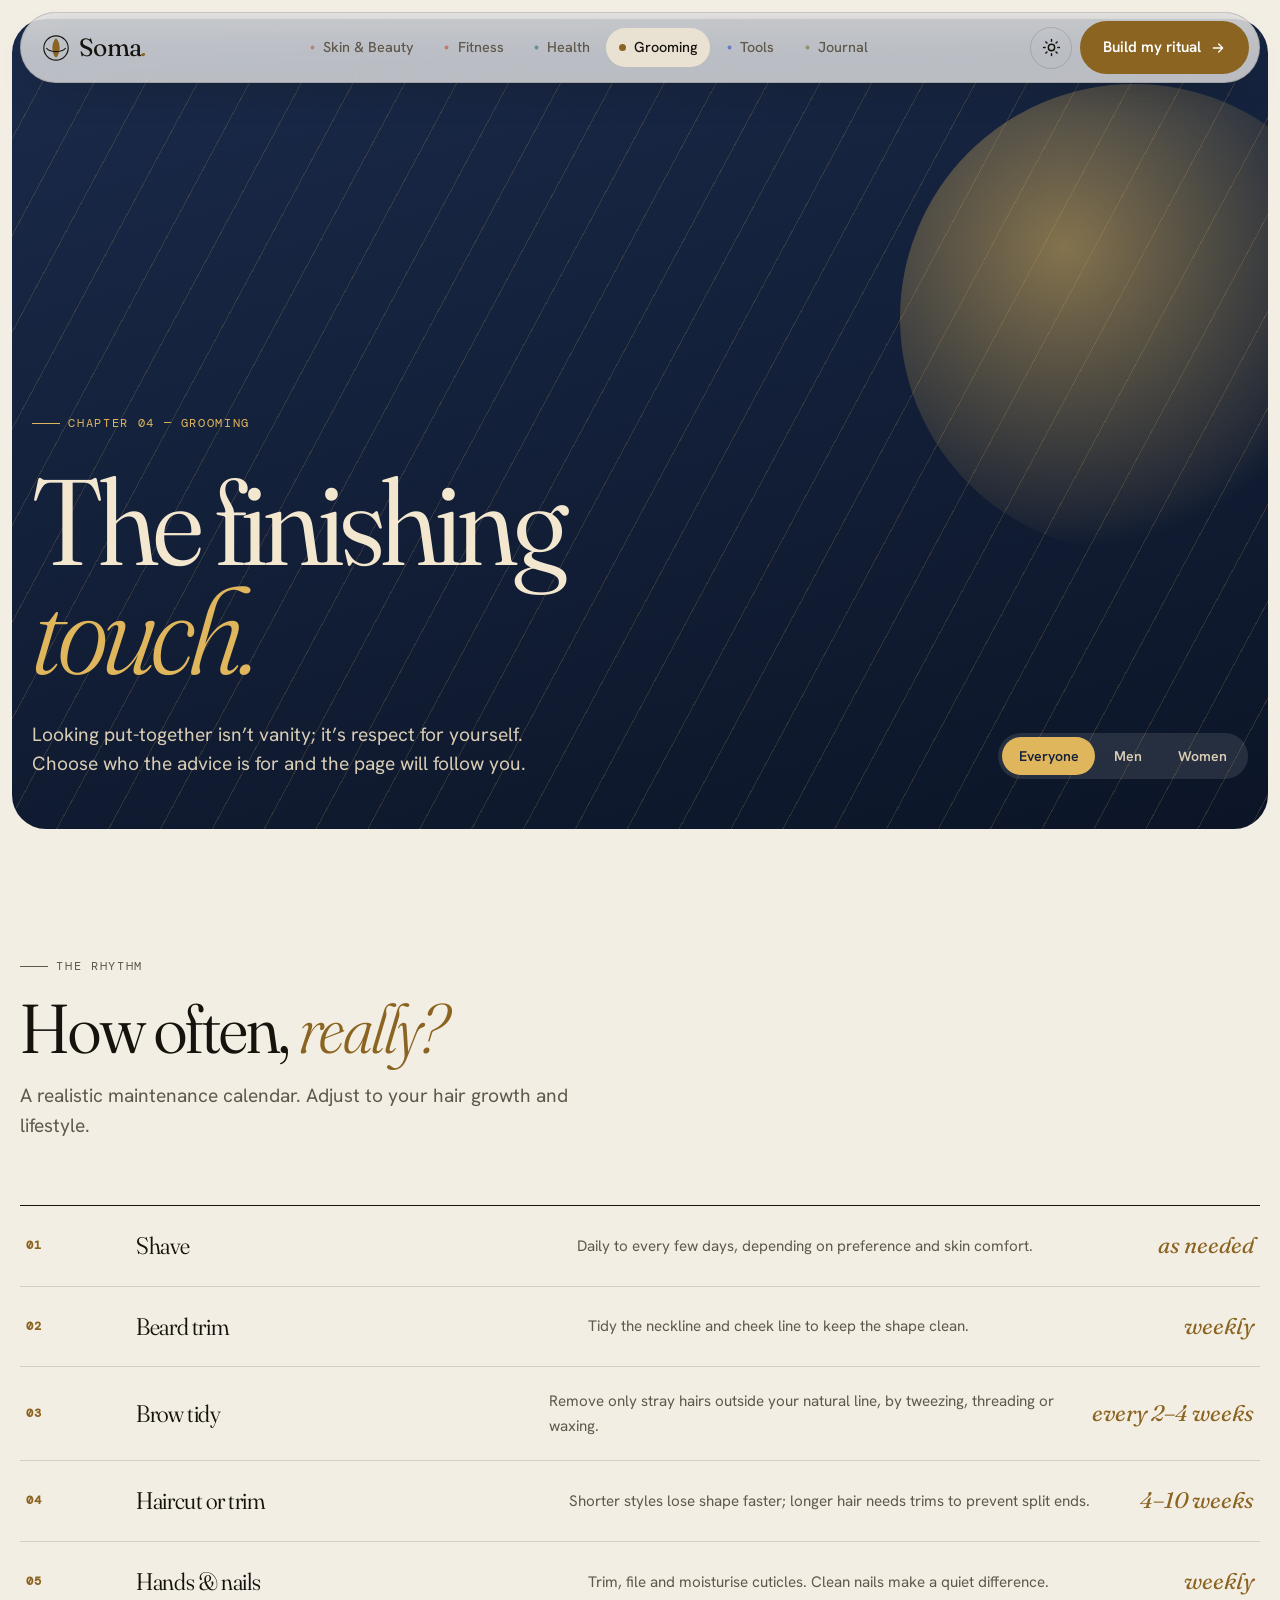
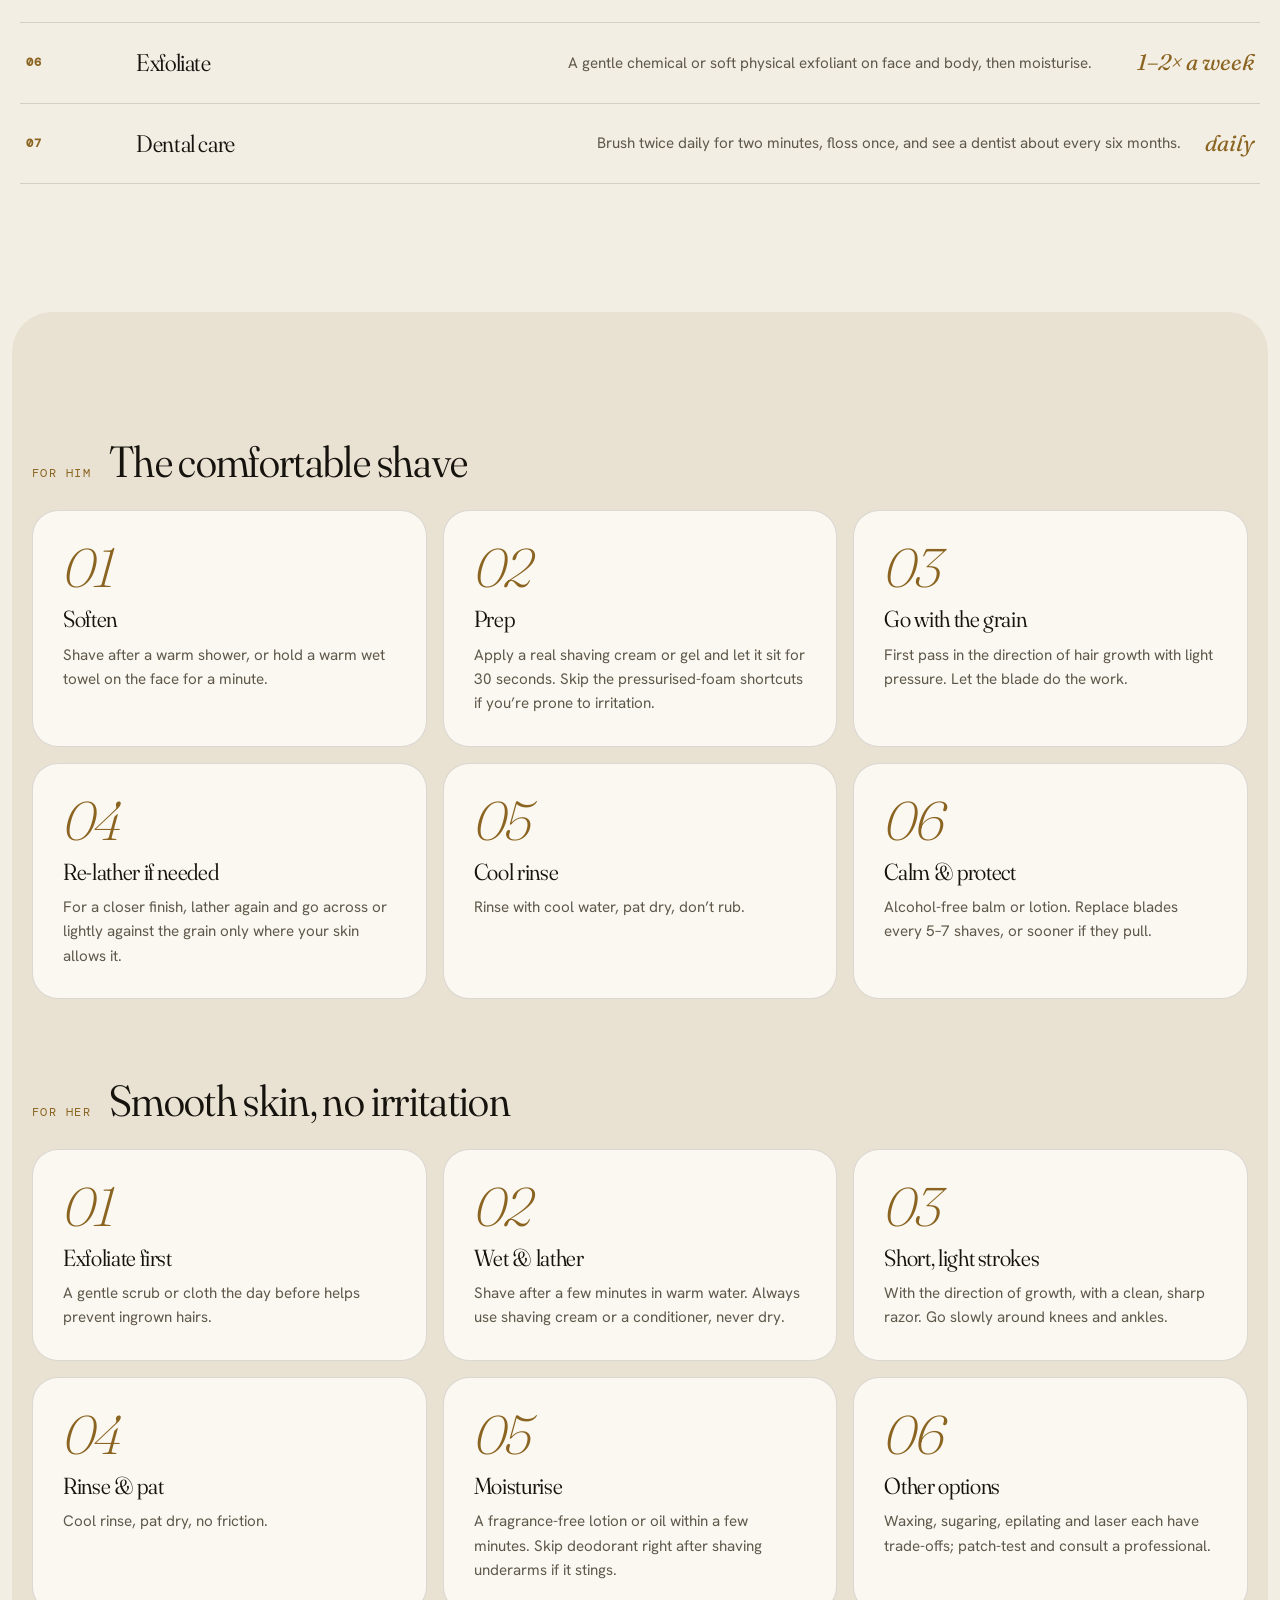
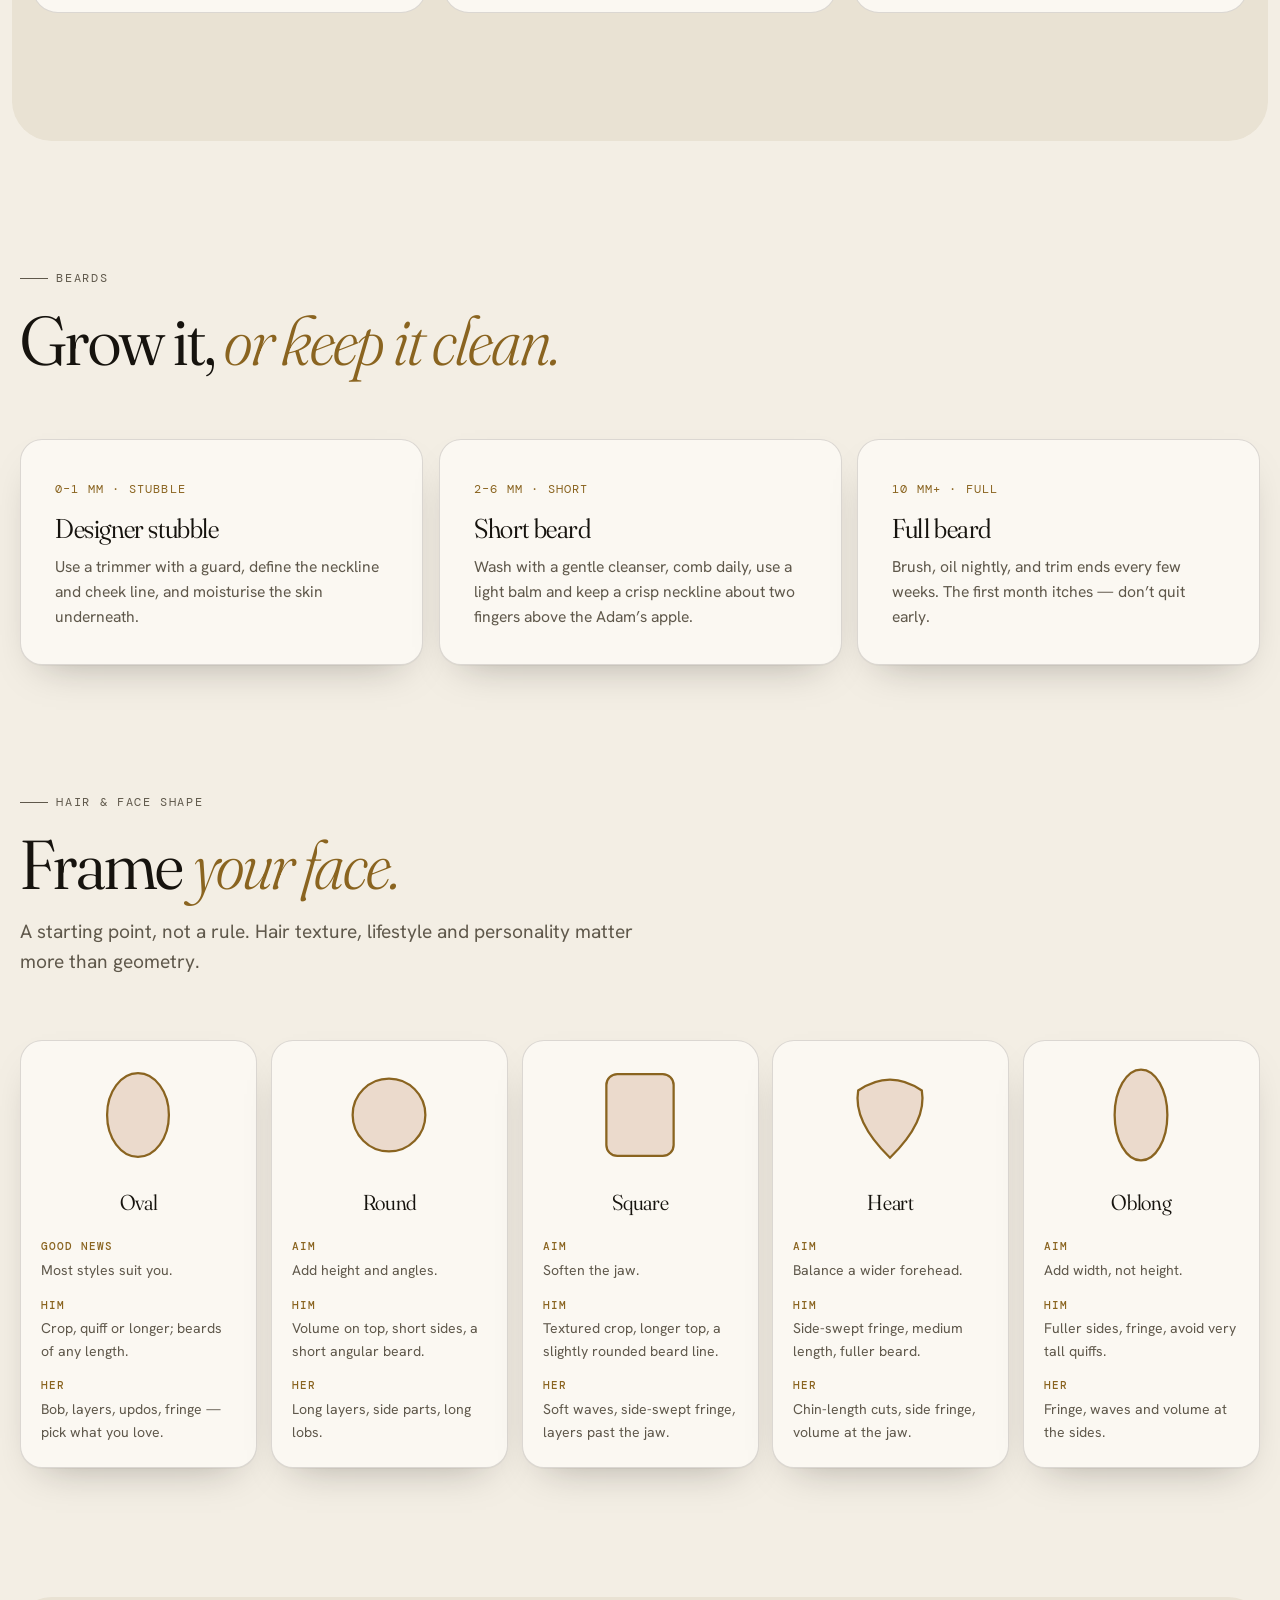
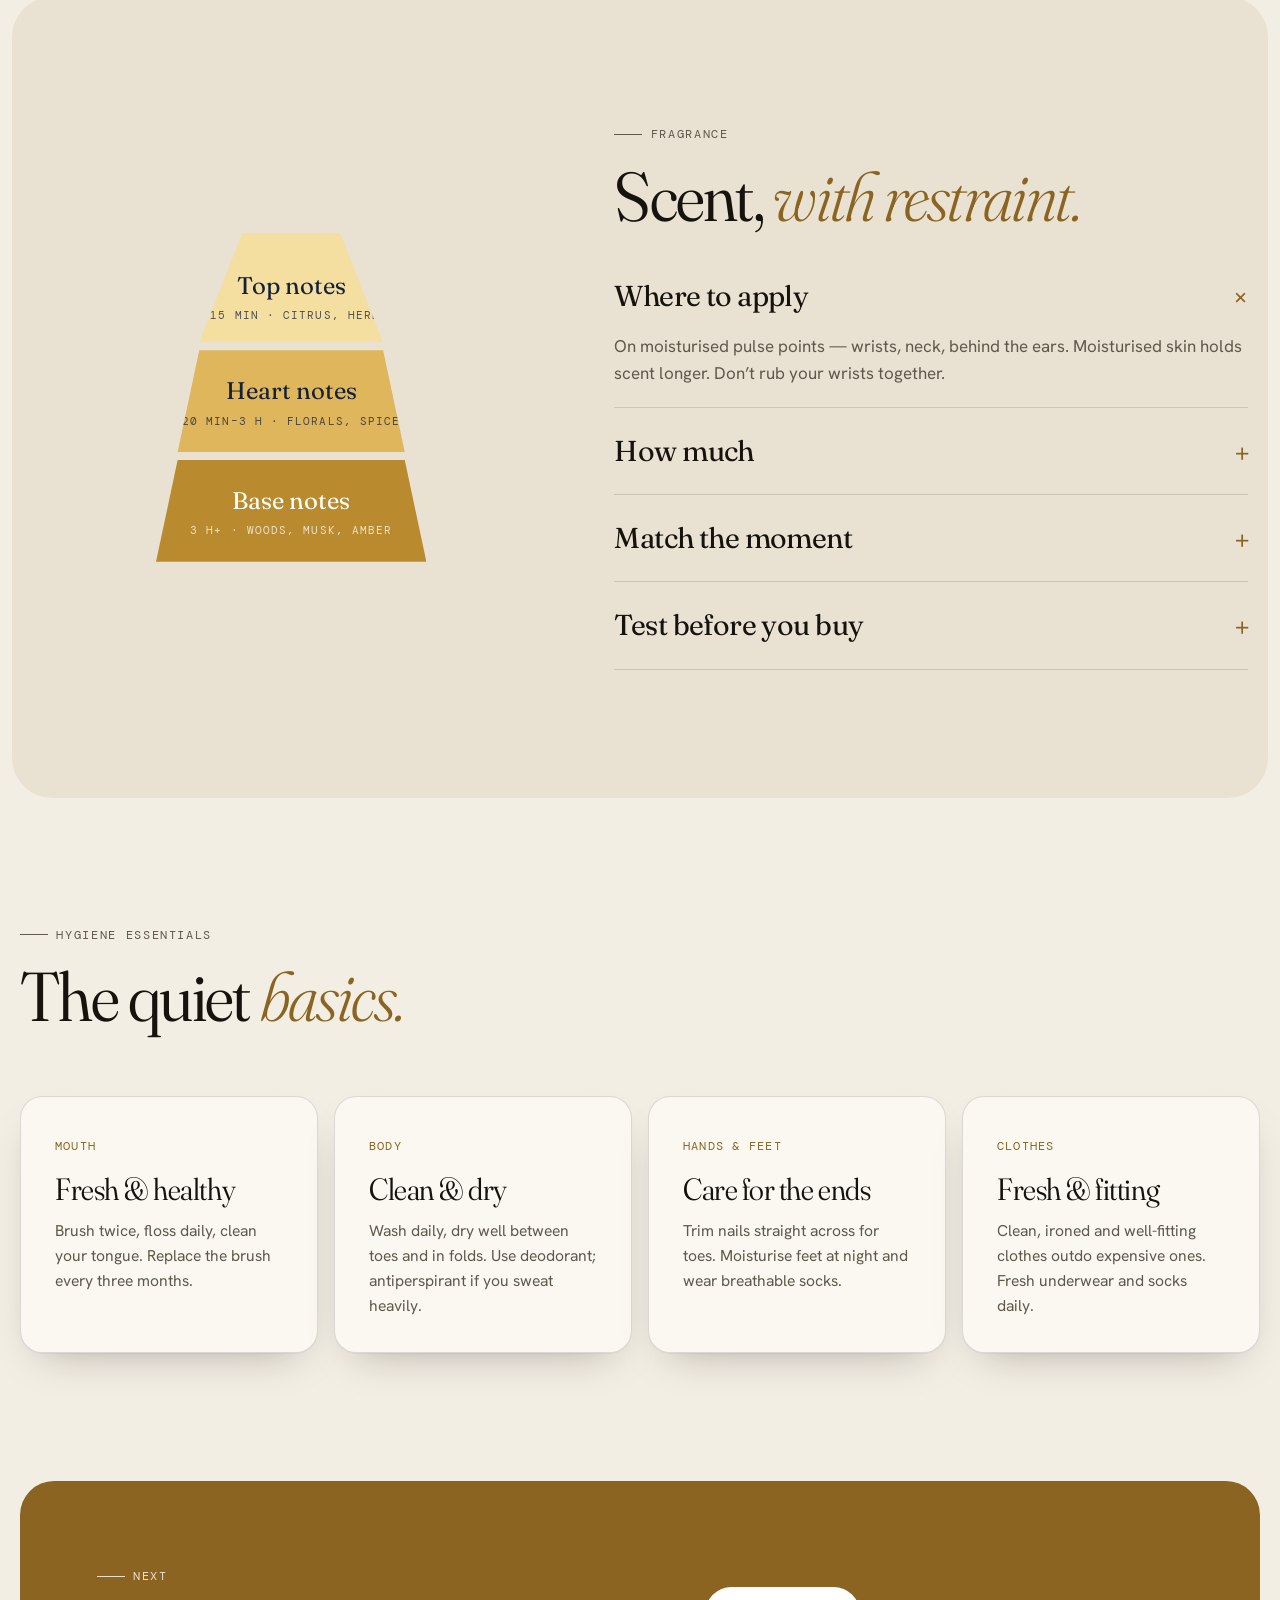
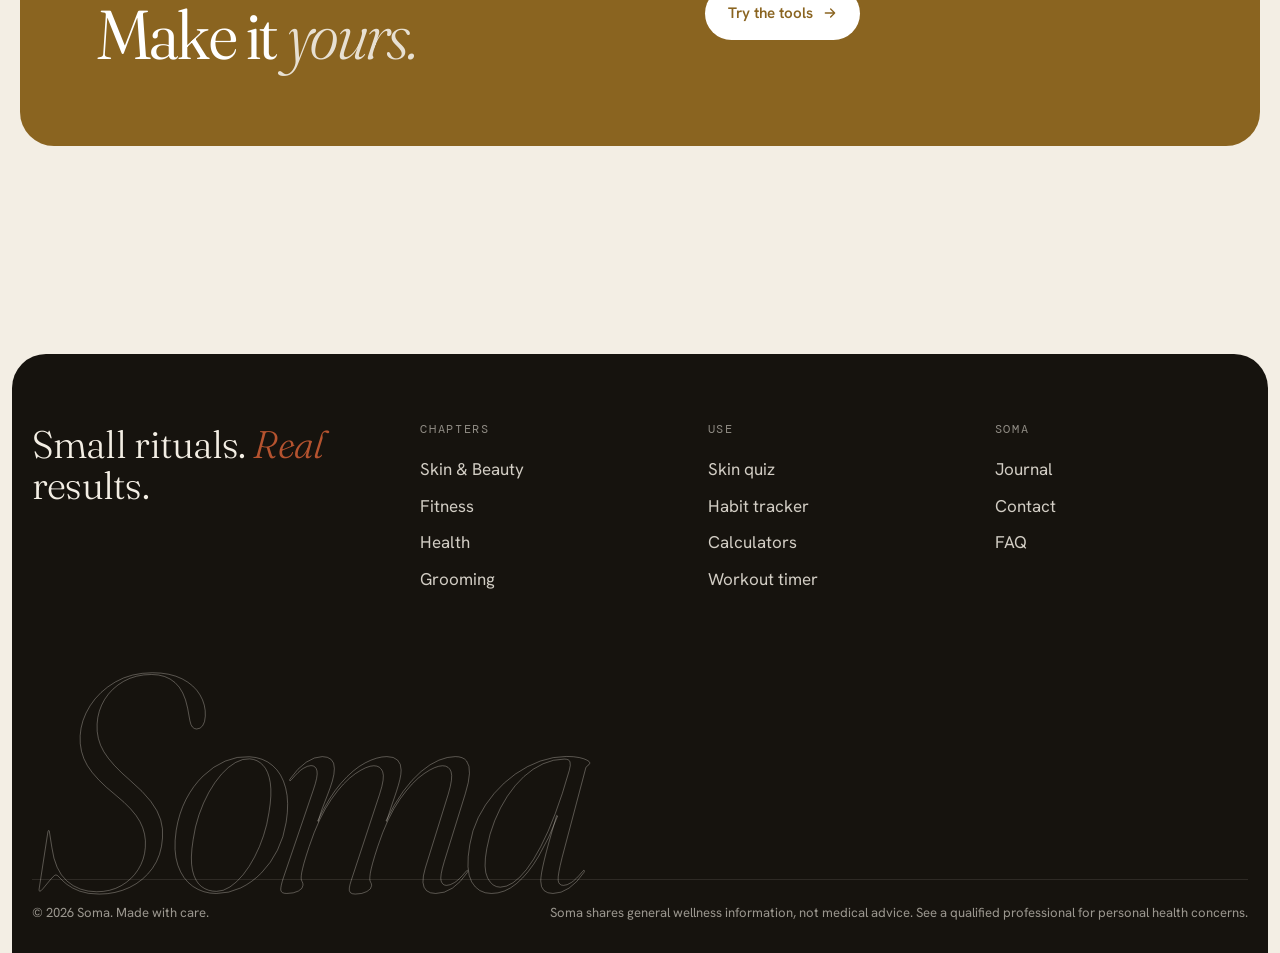
<file: grooming.html>
<!doctype html>
<html lang="en">
<head>
<meta charset="utf-8">
<meta name="viewport" content="width=device-width,initial-scale=1">
<title>Grooming — Soma</title>
<meta name="description" content="Shaving, beards, brows, hair, fragrance and hygiene — grooming guidance for men, women and everyone.">
<link rel="preconnect" href="https://fonts.googleapis.com"><link rel="preconnect" href="https://fonts.gstatic.com" crossorigin>
<link href="https://fonts.googleapis.com/css2?family=DM+Mono:wght@400;500&family=Fraunces:ital,opsz,wght,SOFT@0,9..144,300..700,0..100;1,9..144,300..700,0..100&family=Hanken+Grotesk:wght@300..700&display=swap" rel="stylesheet">
<link rel="stylesheet" href="css/base.css">
<script>try{var t=JSON.parse(localStorage.getItem('soma-theme'));document.documentElement.dataset.theme=t||(matchMedia('(prefers-color-scheme: dark)').matches?'dark':'light')}catch(e){}</script>
<style>
.gh{margin:-76px 12px 0;border-radius:34px;background:linear-gradient(165deg,#1A2A4A,#0C1527);color:#F3E7CF;position:relative;overflow:hidden;min-height:min(90vh,820px);display:flex;align-items:flex-end}
.gh::before{content:"";position:absolute;inset:-20%;background:repeating-linear-gradient(115deg,transparent 0 46px,rgba(224,182,92,.16) 46px 47px);transform:skew(-4deg)}
.gh::after{content:"";position:absolute;right:-8%;top:8%;width:52vmin;aspect-ratio:1;border-radius:50%;background:radial-gradient(circle at 35% 35%,rgba(224,182,92,.55),rgba(224,182,92,.08) 62%,transparent 70%)}
.gh .wrap{position:relative;z-index:2;padding:150px 0 50px;display:grid;gap:34px}
.gh h1 em{color:#E0B65C}.gh .eyebrow{color:#E0B65C}.gh .lead{color:#D9CDB4}
.gh .seg{background:rgba(255,255,255,.1)}.gh .seg button{color:#D9CDB4}.gh .seg button.on{background:#E0B65C;color:#14213A}
.gh .row{display:flex;flex-wrap:wrap;gap:24px 40px;align-items:flex-end;justify-content:space-between}
.sched{border-top:1px solid var(--ink)}
.sr-row{display:grid;grid-template-columns:90px 1.2fr 1.6fr auto;gap:20px;align-items:center;padding:22px 6px;border-bottom:1px solid var(--line);transition:.4s}
.sr-row:hover{background:var(--accent-soft);padding-left:20px}
.sr-row b{font-family:var(--ff-m);font-size:.76rem;color:var(--accent);letter-spacing:.1em}
.sr-row h3{font-size:1.5rem}.sr-row p{color:var(--muted);font-size:.95rem}
.sr-row em{font-family:var(--ff-d);font-style:italic;font-size:1.4rem;color:var(--accent);text-align:right;white-space:nowrap}
@media(max-width:760px){.sr-row{grid-template-columns:1fr auto}.sr-row b,.sr-row p{display:none}}
.ritual-g{display:grid;grid-template-columns:repeat(3,1fr);gap:16px;counter-reset:r}
.rt{counter-increment:r;padding:30px;border-radius:26px;background:var(--surface);border:1px solid var(--line);display:grid;gap:12px;align-content:start;transition:.5s}
.rt::before{content:counter(r,decimal-leading-zero);font-family:var(--ff-d);font-size:3.4rem;font-weight:200;font-style:italic;color:var(--accent);line-height:1;letter-spacing:-.04em}
.rt h3{font-size:1.45rem}.rt p{color:var(--muted);font-size:.95rem}
@media(max-width:900px){.ritual-g{grid-template-columns:1fr 1fr}}@media(max-width:560px){.ritual-g{grid-template-columns:1fr}}
.sub{display:flex;align-items:baseline;gap:18px;margin-bottom:26px;flex-wrap:wrap}
.sub h3{font-size:clamp(1.9rem,3.4vw,2.8rem)}.sub span{font-family:var(--ff-m);font-size:.74rem;letter-spacing:.12em;color:var(--accent);text-transform:uppercase}
.beard{display:grid;grid-template-columns:repeat(3,1fr);gap:16px}
@media(max-width:800px){.beard{grid-template-columns:1fr}}
.beard .card h3{font-size:1.7rem}.beard .card .len{font-family:var(--ff-m);font-size:.74rem;letter-spacing:.1em;color:var(--accent)}
.shapes{display:grid;grid-template-columns:repeat(5,1fr);gap:14px}
.shape{display:grid;gap:16px;align-content:start;padding:24px 20px}
.shape svg{width:84px;height:100px;margin:auto}
.shape svg *{fill:var(--accent-soft);stroke:var(--accent);stroke-width:2.5}
.shape h3{font-size:1.35rem;text-align:center}.shape p{font-size:.88rem;color:var(--muted)}
.shape p b{display:block;font-family:var(--ff-m);font-size:.66rem;letter-spacing:.1em;color:var(--accent);margin-bottom:3px;text-transform:uppercase;font-weight:500}
@media(max-width:1060px){.shapes{grid-template-columns:repeat(3,1fr)}}@media(max-width:620px){.shapes{grid-template-columns:1fr 1fr}}@media(max-width:420px){.shapes{grid-template-columns:1fr}}
.scent{display:grid;grid-template-columns:.9fr 1.1fr;gap:clamp(24px,5vw,80px);align-items:center}
@media(max-width:900px){.scent{grid-template-columns:1fr}}
.pyr{display:grid;gap:8px;max-width:460px;margin:auto}
.pyr div{padding:22px 26px;text-align:center;color:#14213A;display:grid;gap:2px;transition:.5s}
.pyr div:hover{transform:scale(1.03)}
.pyr b{font-family:var(--ff-d);font-weight:400;font-size:1.5rem}.pyr small{font-family:var(--ff-m);font-size:.68rem;letter-spacing:.1em;text-transform:uppercase;opacity:.75}
.pyr div:nth-child(1){clip-path:polygon(32% 0,68% 0,84% 100%,16% 100%);background:#F4DEA0;padding-block:34px 18px}
.pyr div:nth-child(2){clip-path:polygon(16% 0,84% 0,92% 100%,8% 100%);background:#E0B65C}
.pyr div:nth-child(3){clip-path:polygon(8% 0,92% 0,100% 100%,0 100%);background:#B98A2E;color:#fff}
.hy{display:grid;grid-template-columns:repeat(4,1fr);gap:16px}
@media(max-width:1000px){.hy{grid-template-columns:1fr 1fr}}@media(max-width:560px){.hy{grid-template-columns:1fr}}
</style>
</head>
<body class="p-groom" data-page="groom">
<div id="site-header"></div>

<header class="gh">
  <div class="wrap">
    <span class="eyebrow rv">Chapter 04 — Grooming</span>
    <h1 class="rv" style="--d:.06s">The finishing<br><em>touch.</em></h1>
    <div class="row rv" style="--d:.14s">
      <p class="lead" style="max-width:48ch">Looking put-together isn’t vanity; it’s respect for yourself. Choose who the advice is for and the page will follow you.</p>
      <div class="seg aud-switch" role="group" aria-label="Show grooming advice for"><button data-aud="all">Everyone</button><button data-aud="men">Men</button><button data-aud="women">Women</button></div>
    </div>
  </div>
</header>

<section>
  <div class="wrap">
    <div class="sec-head rv"><span class="eyebrow">The rhythm</span><h2>How often, <em>really?</em></h2><p class="lead">A realistic maintenance calendar. Adjust to your hair growth and lifestyle.</p></div>
    <div class="sched rv">
      <div class="sr-row" data-for="men"><b>01</b><h3>Shave</h3><p>Daily to every few days, depending on preference and skin comfort.</p><em>as needed</em></div>
      <div class="sr-row" data-for="men"><b>02</b><h3>Beard trim</h3><p>Tidy the neckline and cheek line to keep the shape clean.</p><em>weekly</em></div>
      <div class="sr-row" data-for="women"><b>03</b><h3>Brow tidy</h3><p>Remove only stray hairs outside your natural line, by tweezing, threading or waxing.</p><em>every 2–4 weeks</em></div>
      <div class="sr-row" data-for="all"><b>04</b><h3>Haircut or trim</h3><p>Shorter styles lose shape faster; longer hair needs trims to prevent split ends.</p><em>4–10 weeks</em></div>
      <div class="sr-row" data-for="all"><b>05</b><h3>Hands &amp; nails</h3><p>Trim, file and moisturise cuticles. Clean nails make a quiet difference.</p><em>weekly</em></div>
      <div class="sr-row" data-for="all"><b>06</b><h3>Exfoliate</h3><p>A gentle chemical or soft physical exfoliant on face and body, then moisturise.</p><em>1–2× a week</em></div>
      <div class="sr-row" data-for="all"><b>07</b><h3>Dental care</h3><p>Brush twice daily for two minutes, floss once, and see a dentist about every six months.</p><em>daily</em></div>
    </div>
  </div>
</section>

<section style="background:var(--surface2);border-radius:40px;margin-inline:12px">
  <div class="wrap">
    <div data-for="men" style="margin-bottom:80px">
      <div class="sub rv"><span>For him</span><h3>The comfortable shave</h3></div>
      <div class="ritual-g">
        <div class="rt rv"><h3>Soften</h3><p>Shave after a warm shower, or hold a warm wet towel on the face for a minute.</p></div>
        <div class="rt rv" style="--d:.05s"><h3>Prep</h3><p>Apply a real shaving cream or gel and let it sit for 30 seconds. Skip the pressurised-foam shortcuts if you’re prone to irritation.</p></div>
        <div class="rt rv" style="--d:.1s"><h3>Go with the grain</h3><p>First pass in the direction of hair growth with light pressure. Let the blade do the work.</p></div>
        <div class="rt rv"><h3>Re-lather if needed</h3><p>For a closer finish, lather again and go across or lightly against the grain only where your skin allows it.</p></div>
        <div class="rt rv" style="--d:.05s"><h3>Cool rinse</h3><p>Rinse with cool water, pat dry, don’t rub.</p></div>
        <div class="rt rv" style="--d:.1s"><h3>Calm &amp; protect</h3><p>Alcohol-free balm or lotion. Replace blades every 5–7 shaves, or sooner if they pull.</p></div>
      </div>
    </div>
    <div data-for="women">
      <div class="sub rv"><span>For her</span><h3>Smooth skin, no irritation</h3></div>
      <div class="ritual-g">
        <div class="rt rv"><h3>Exfoliate first</h3><p>A gentle scrub or cloth the day before helps prevent ingrown hairs.</p></div>
        <div class="rt rv" style="--d:.05s"><h3>Wet &amp; lather</h3><p>Shave after a few minutes in warm water. Always use shaving cream or a conditioner, never dry.</p></div>
        <div class="rt rv" style="--d:.1s"><h3>Short, light strokes</h3><p>With the direction of growth, with a clean, sharp razor. Go slowly around knees and ankles.</p></div>
        <div class="rt rv"><h3>Rinse &amp; pat</h3><p>Cool rinse, pat dry, no friction.</p></div>
        <div class="rt rv" style="--d:.05s"><h3>Moisturise</h3><p>A fragrance-free lotion or oil within a few minutes. Skip deodorant right after shaving underarms if it stings.</p></div>
        <div class="rt rv" style="--d:.1s"><h3>Other options</h3><p>Waxing, sugaring, epilating and laser each have trade-offs; patch-test and consult a professional.</p></div>
      </div>
    </div>
  </div>
</section>

<section data-for="men">
  <div class="wrap">
    <div class="sec-head rv"><span class="eyebrow">Beards</span><h2>Grow it, <em>or keep it clean.</em></h2></div>
    <div class="beard">
      <div class="card tilt rv" data-tilt="4"><span class="len">0–1 MM · STUBBLE</span><h3>Designer stubble</h3><p>Use a trimmer with a guard, define the neckline and cheek line, and moisturise the skin underneath.</p></div>
      <div class="card tilt rv" data-tilt="4" style="--d:.06s"><span class="len">2–6 MM · SHORT</span><h3>Short beard</h3><p>Wash with a gentle cleanser, comb daily, use a light balm and keep a crisp neckline about two fingers above the Adam’s apple.</p></div>
      <div class="card tilt rv" data-tilt="4" style="--d:.12s"><span class="len">10 MM+ · FULL</span><h3>Full beard</h3><p>Brush, oil nightly, and trim ends every few weeks. The first month itches — don’t quit early.</p></div>
    </div>
  </div>
</section>

<section style="padding-top:0">
  <div class="wrap">
    <div class="sec-head rv"><span class="eyebrow">Hair &amp; face shape</span><h2>Frame <em>your face.</em></h2><p class="lead">A starting point, not a rule. Hair texture, lifestyle and personality matter more than geometry.</p></div>
    <div class="shapes">
      <div class="card shape tilt rv" data-tilt="6"><svg viewBox="0 0 90 110"><ellipse cx="45" cy="55" rx="34" ry="46"/></svg><h3>Oval</h3><p><b>Good news</b>Most styles suit you.</p><p data-for="men"><b>Him</b>Crop, quiff or longer; beards of any length.</p><p data-for="women"><b>Her</b>Bob, layers, updos, fringe — pick what you love.</p></div>
      <div class="card shape tilt rv" data-tilt="6" style="--d:.05s"><svg viewBox="0 0 90 110"><circle cx="45" cy="55" r="40"/></svg><h3>Round</h3><p><b>Aim</b>Add height and angles.</p><p data-for="men"><b>Him</b>Volume on top, short sides, a short angular beard.</p><p data-for="women"><b>Her</b>Long layers, side parts, long lobs.</p></div>
      <div class="card shape tilt rv" data-tilt="6" style="--d:.1s"><svg viewBox="0 0 90 110"><rect x="8" y="10" width="74" height="90" rx="12"/></svg><h3>Square</h3><p><b>Aim</b>Soften the jaw.</p><p data-for="men"><b>Him</b>Textured crop, longer top, a slightly rounded beard line.</p><p data-for="women"><b>Her</b>Soft waves, side-swept fringe, layers past the jaw.</p></div>
      <div class="card shape tilt rv" data-tilt="6" style="--d:.15s"><svg viewBox="0 0 90 110"><path d="M10 28Q45 4 80 28Q86 62 45 102Q4 62 10 28Z"/></svg><h3>Heart</h3><p><b>Aim</b>Balance a wider forehead.</p><p data-for="men"><b>Him</b>Side-swept fringe, medium length, fuller beard.</p><p data-for="women"><b>Her</b>Chin-length cuts, side fringe, volume at the jaw.</p></div>
      <div class="card shape tilt rv" data-tilt="6" style="--d:.2s"><svg viewBox="0 0 90 110"><ellipse cx="45" cy="55" rx="29" ry="50"/></svg><h3>Oblong</h3><p><b>Aim</b>Add width, not height.</p><p data-for="men"><b>Him</b>Fuller sides, fringe, avoid very tall quiffs.</p><p data-for="women"><b>Her</b>Fringe, waves and volume at the sides.</p></div>
    </div>
  </div>
</section>

<section style="background:var(--surface2);border-radius:40px;margin-inline:12px">
  <div class="wrap scent">
    <div class="pyr rv" aria-label="Fragrance pyramid: top, heart, base notes"><div><b>Top notes</b><small>0–15 min · citrus, herbs</small></div><div><b>Heart notes</b><small>20 min–3 h · florals, spice</small></div><div><b>Base notes</b><small>3 h+ · woods, musk, amber</small></div></div>
    <div>
      <div class="sec-head rv" style="margin-bottom:22px"><span class="eyebrow">Fragrance</span><h2>Scent, <em>with restraint.</em></h2></div>
      <div class="rv">
        <details open><summary>Where to apply</summary><p>On moisturised pulse points — wrists, neck, behind the ears. Moisturised skin holds scent longer. Don’t rub your wrists together.</p></details>
        <details><summary>How much</summary><p>One to three sprays is plenty. If you can smell it strongly on yourself all day, others probably can too.</p></details>
        <details><summary>Match the moment</summary><p>Fresh citrus and aquatic notes for heat and the day; warm woods, amber and vanilla for evening and winter.</p></details>
        <details><summary>Test before you buy</summary><p>Spray on skin and wait an hour. Scent changes as it dries down. Check the label if you have sensitive skin.</p></details>
      </div>
    </div>
  </div>
</section>

<section>
  <div class="wrap">
    <div class="sec-head rv"><span class="eyebrow">Hygiene essentials</span><h2>The quiet <em>basics.</em></h2></div>
    <div class="hy">
      <div class="card tilt rv" data-tilt="5"><span class="num">MOUTH</span><h3>Fresh &amp; healthy</h3><p>Brush twice, floss daily, clean your tongue. Replace the brush every three months.</p></div>
      <div class="card tilt rv" data-tilt="5" style="--d:.05s"><span class="num">BODY</span><h3>Clean &amp; dry</h3><p>Wash daily, dry well between toes and in folds. Use deodorant; antiperspirant if you sweat heavily.</p></div>
      <div class="card tilt rv" data-tilt="5" style="--d:.1s"><span class="num">HANDS &amp; FEET</span><h3>Care for the ends</h3><p>Trim nails straight across for toes. Moisturise feet at night and wear breathable socks.</p></div>
      <div class="card tilt rv" data-tilt="5" style="--d:.15s"><span class="num">CLOTHES</span><h3>Fresh &amp; fitting</h3><p>Clean, ironed and well-fitting clothes outdo expensive ones. Fresh underwear and socks daily.</p></div>
    </div>
  </div>
</section>

<section style="padding-top:0"><div class="wrap"><div class="news rv"><div><span class="eyebrow" style="color:inherit;opacity:.8">Next</span><h2 style="margin-top:14px">Make it <em>yours.</em></h2></div><div><a class="btn" style="background:var(--on-accent);color:var(--accent)" href="tools.html">Try the tools <svg viewBox="0 0 24 24" fill="none" stroke="currentColor" stroke-width="2" stroke-linecap="round" stroke-linejoin="round"><path d="M5 12h14M13 6l6 6-6 6"/></svg></a></div></div></div></section>

<footer id="site-footer"></footer>
<script src="js/main.js"></script>
</body>
</html>
</file>
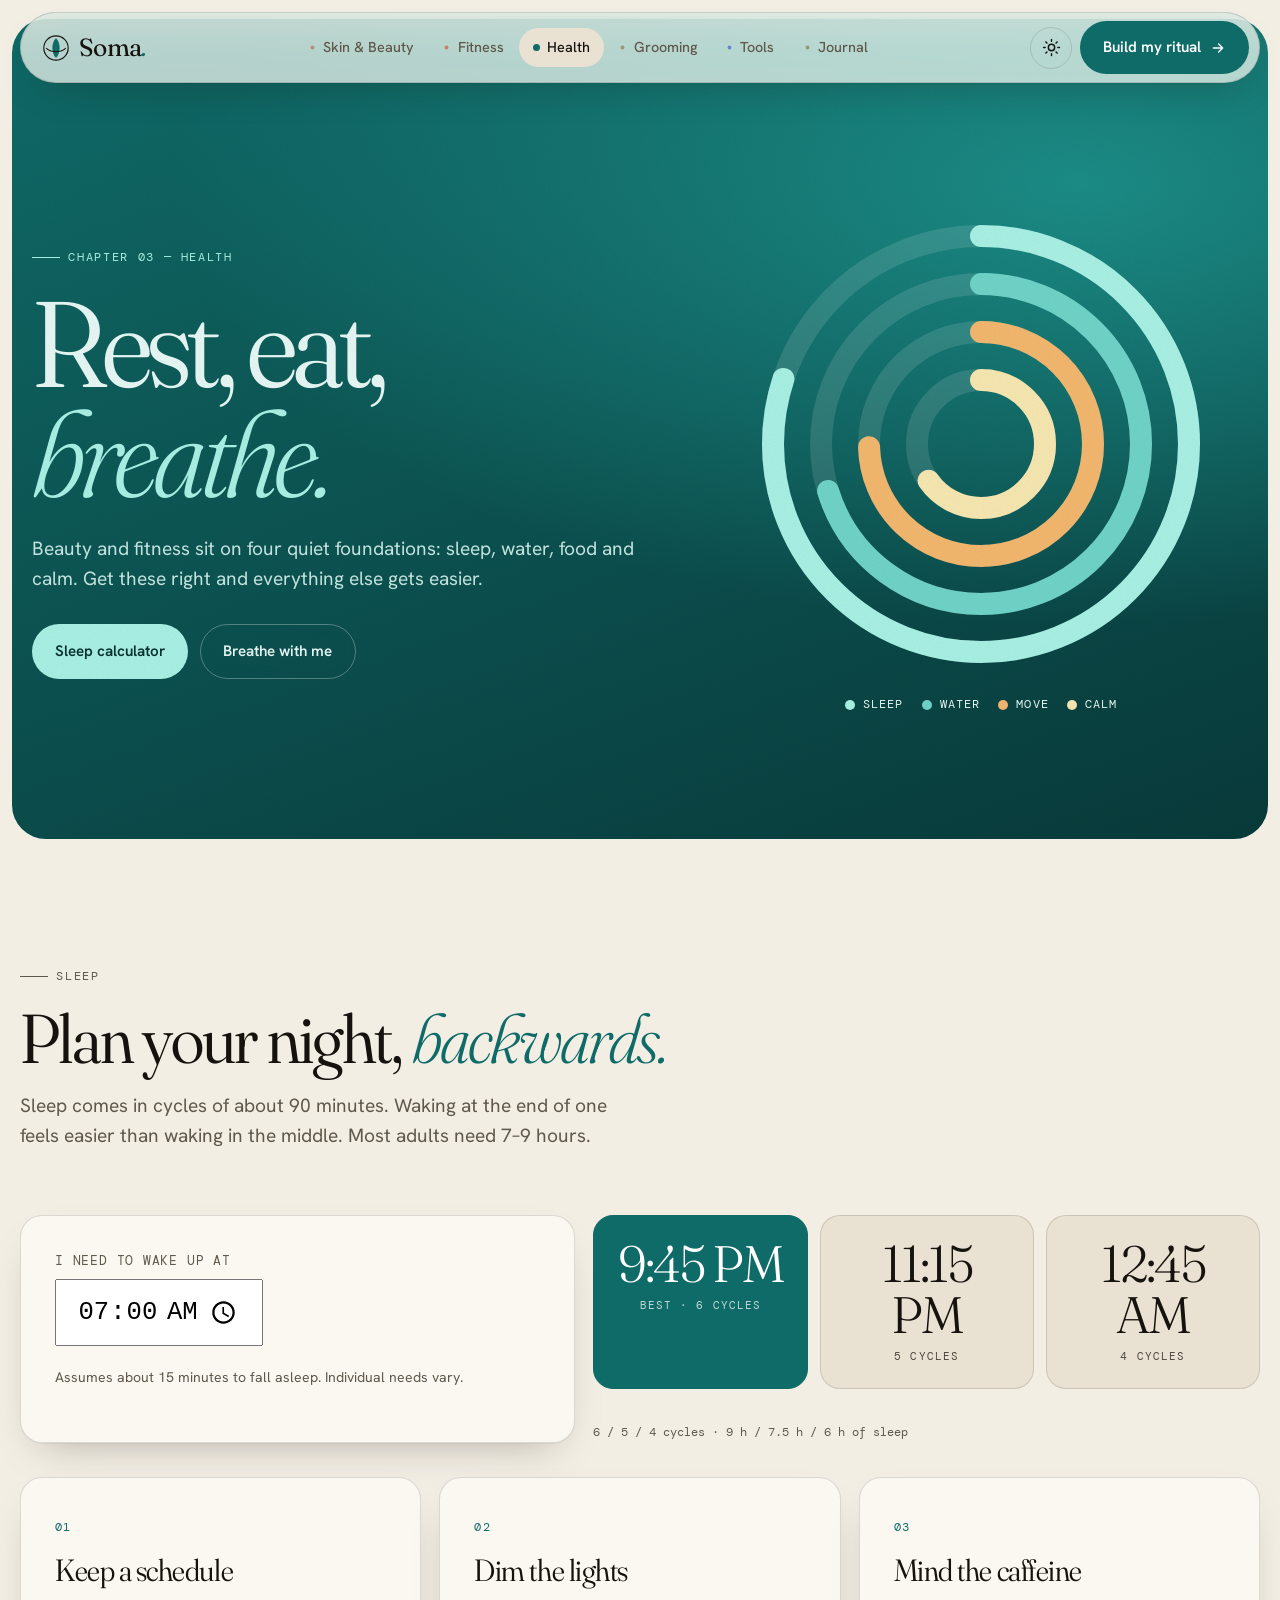
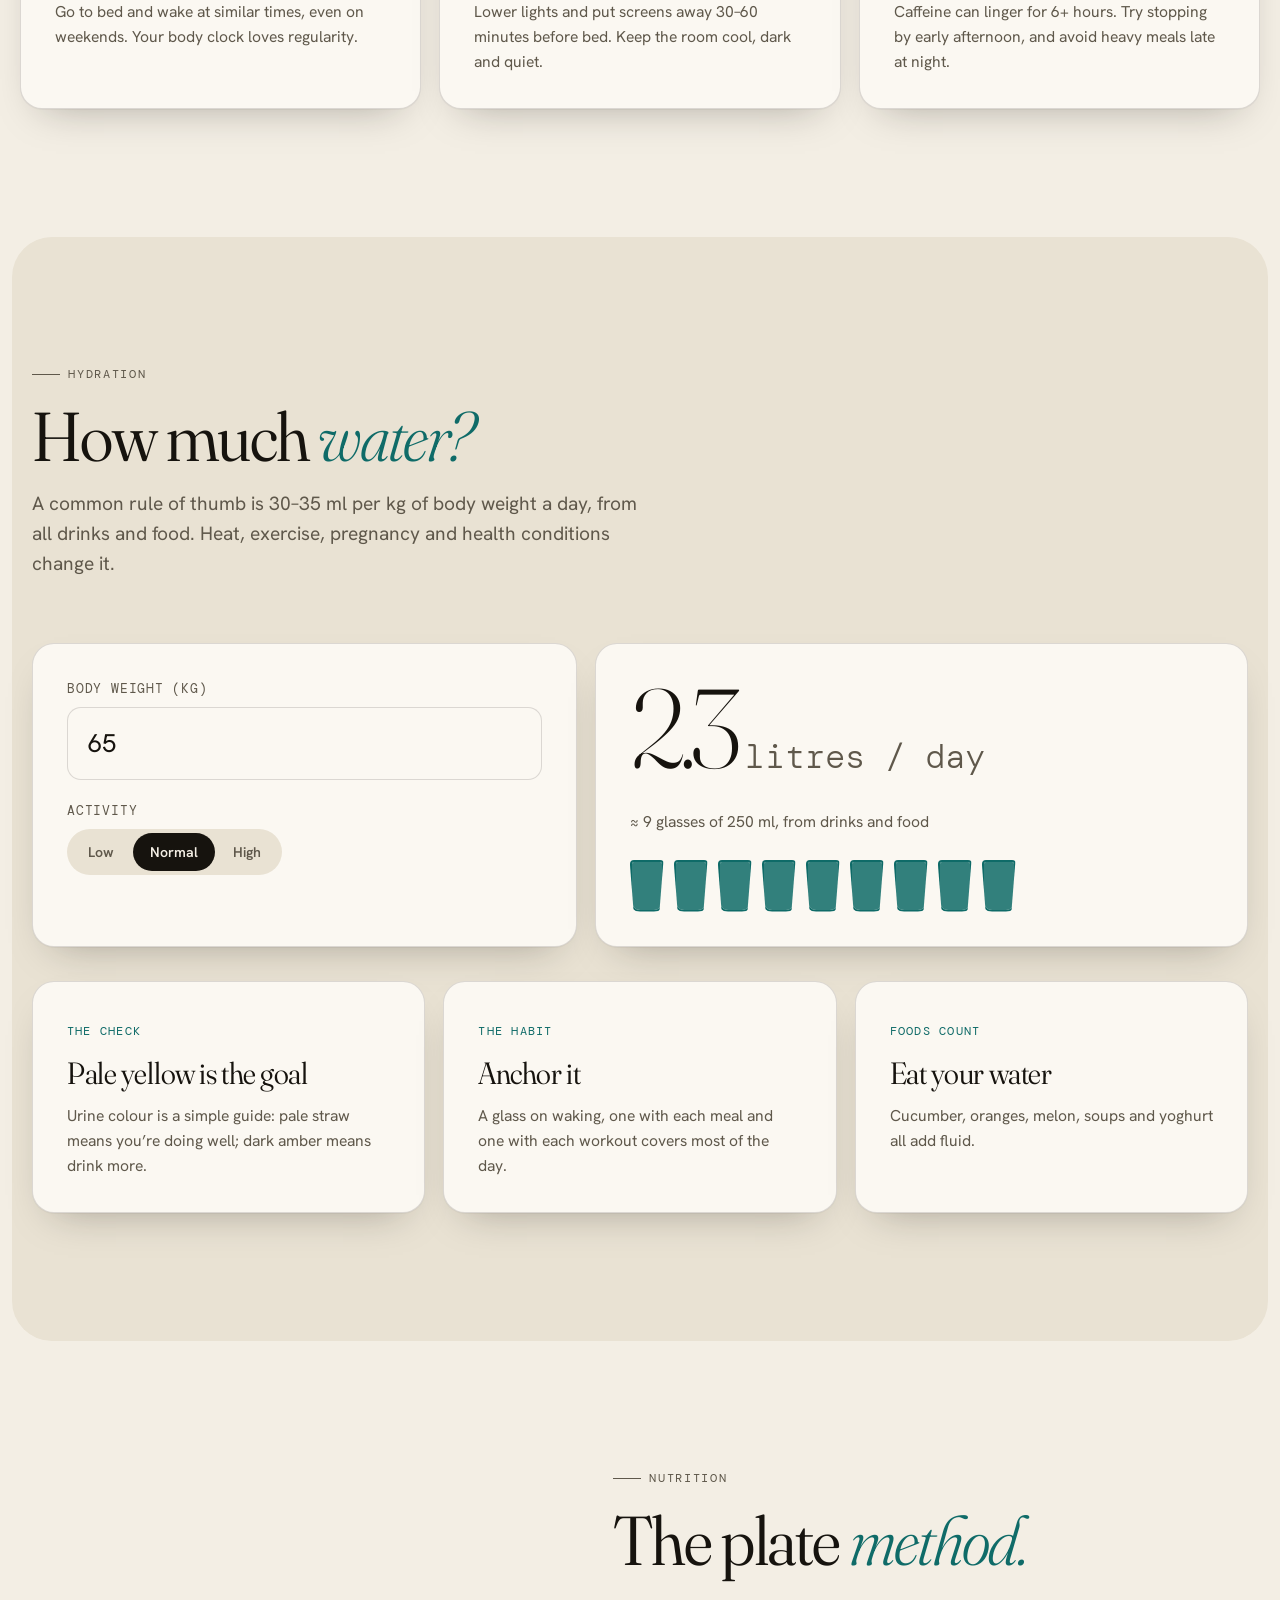
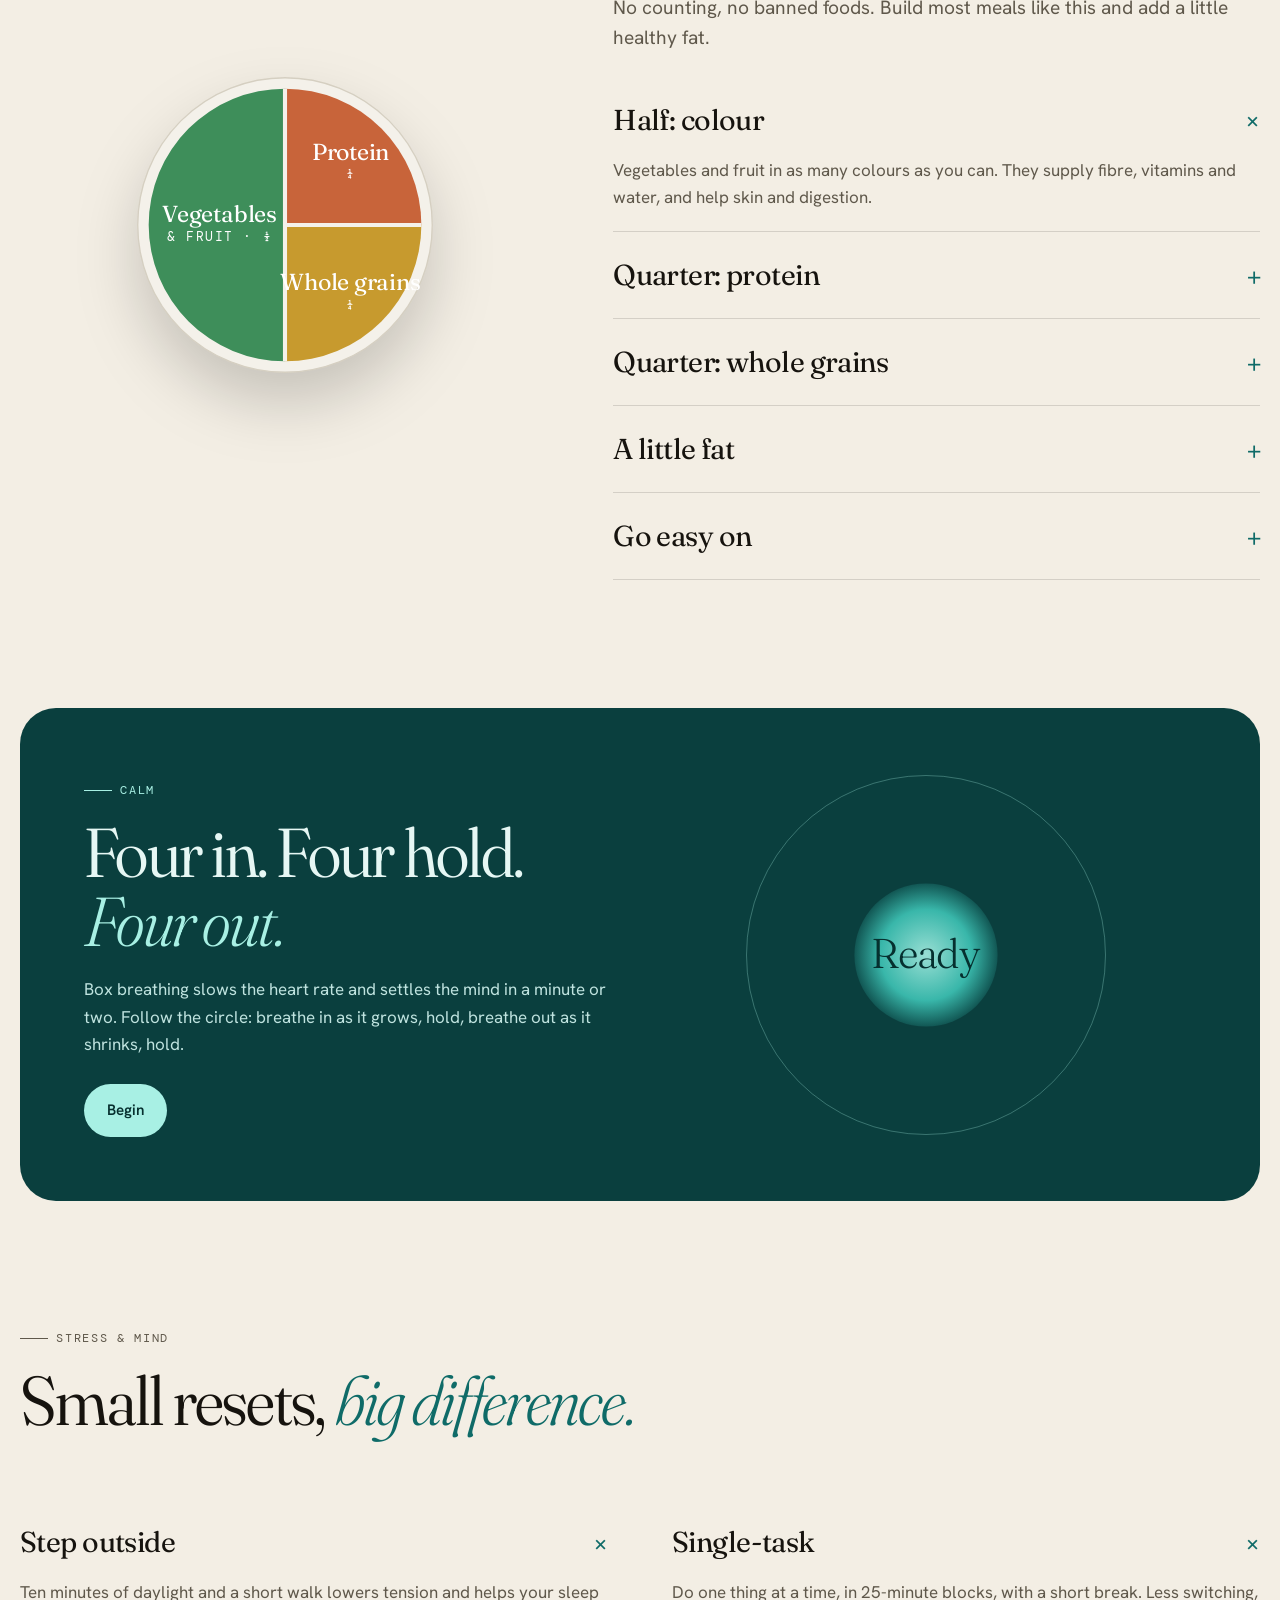
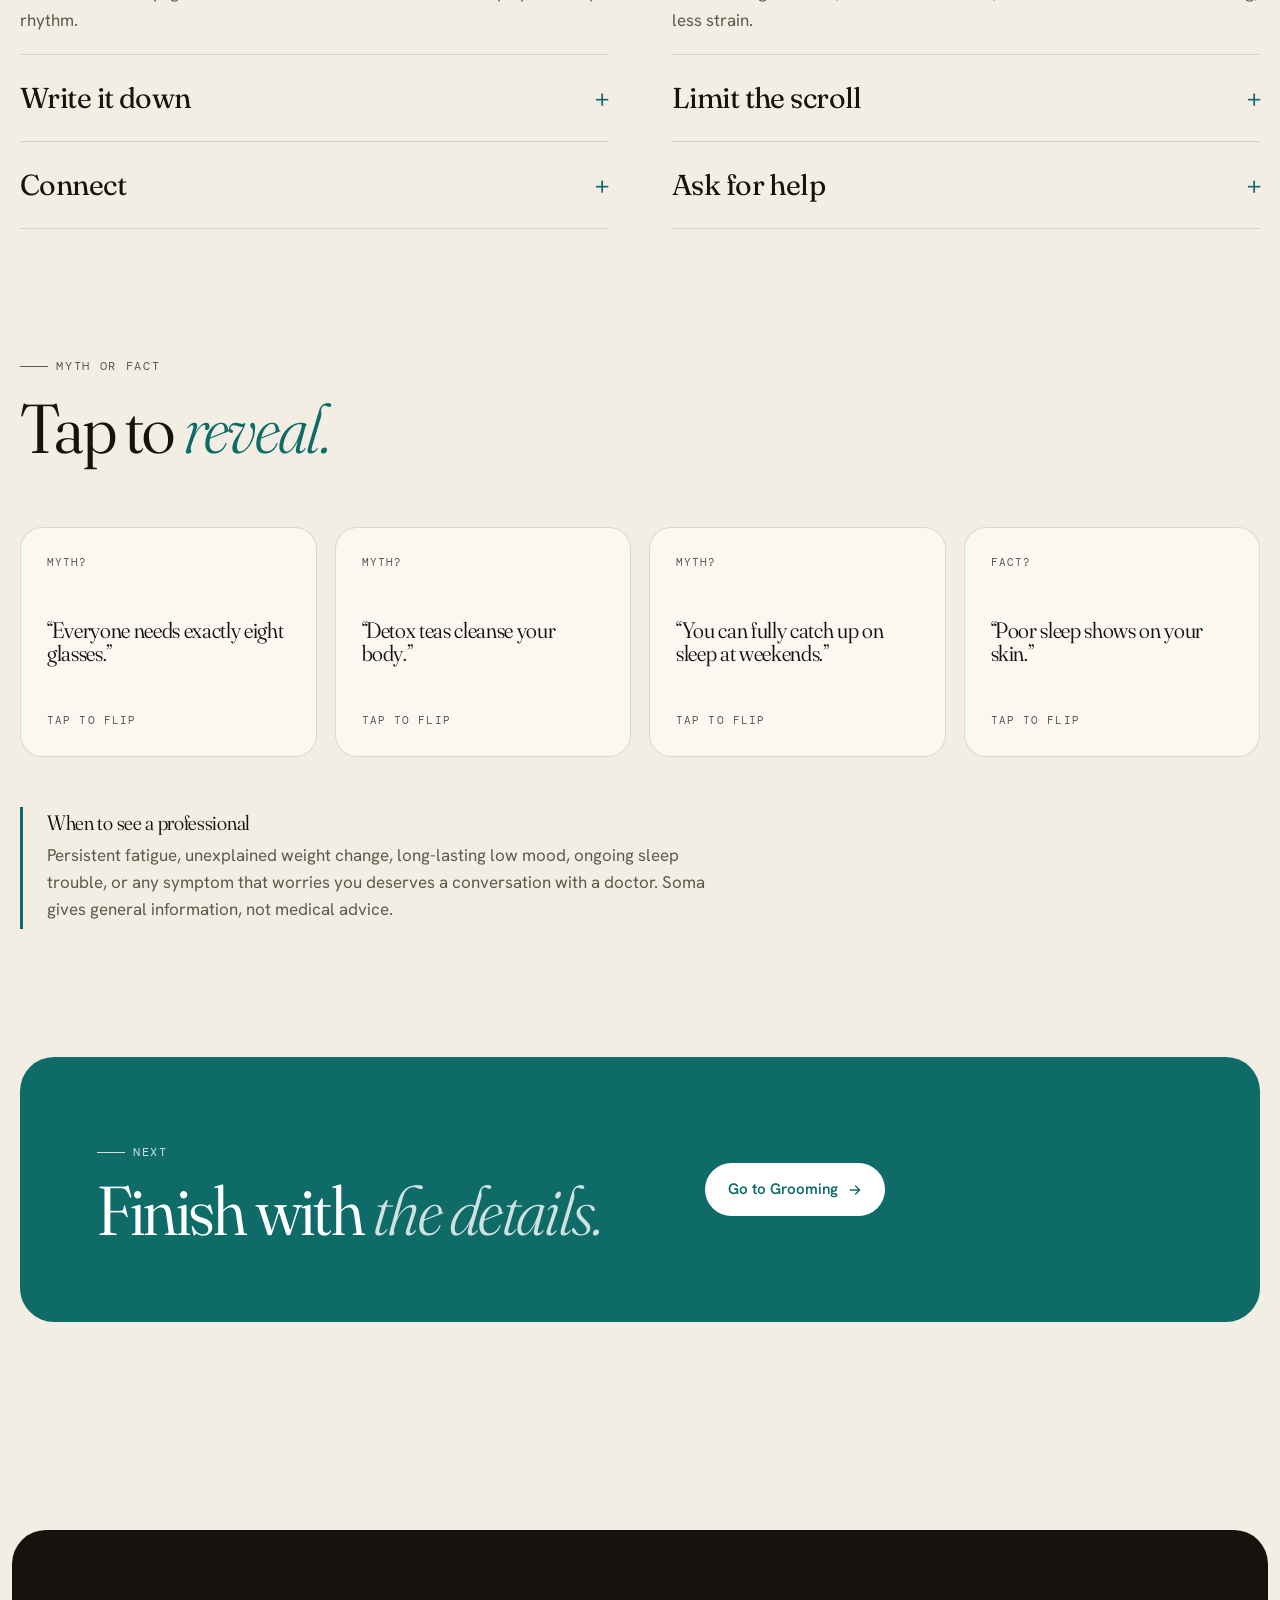
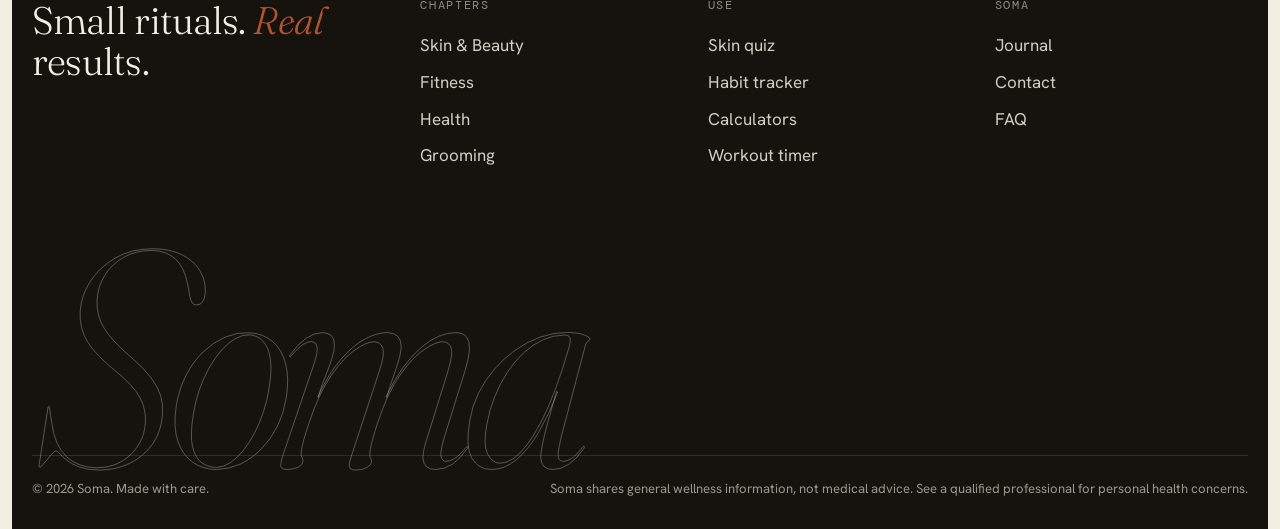
<file: health.html>
<!doctype html>
<html lang="en">
<head>
<meta charset="utf-8">
<meta name="viewport" content="width=device-width,initial-scale=1">
<title>Health — Soma</title>
<meta name="description" content="Sleep, hydration, nutrition and calm. A bedtime calculator, a water guide, the healthy plate and a guided breathing exercise.">
<link rel="preconnect" href="https://fonts.googleapis.com"><link rel="preconnect" href="https://fonts.gstatic.com" crossorigin>
<link href="https://fonts.googleapis.com/css2?family=DM+Mono:wght@400;500&family=Fraunces:ital,opsz,wght,SOFT@0,9..144,300..700,0..100;1,9..144,300..700,0..100&family=Hanken+Grotesk:wght@300..700&display=swap" rel="stylesheet">
<link rel="stylesheet" href="css/base.css">
<script>try{var t=JSON.parse(localStorage.getItem('soma-theme'));document.documentElement.dataset.theme=t||(matchMedia('(prefers-color-scheme: dark)').matches?'dark':'light')}catch(e){}</script>
<style>
.hh{margin:-76px 12px 0;border-radius:34px;background:radial-gradient(120% 90% at 85% 20%,#1B8C86,transparent 60%),linear-gradient(160deg,#0F6B68,#083A3A);color:#E6F7F4;position:relative;overflow:hidden;min-height:min(92vh,820px);display:flex;align-items:center}
.hh .wrap{display:grid;grid-template-columns:1.1fr .9fr;gap:30px;align-items:center;padding-top:130px;padding-bottom:70px}
.hh h1{margin:22px 0 26px}.hh h1 em{color:#A8F0E4}.hh .eyebrow{color:#A8F0E4}.hh .lead{color:#C5E6E2}
.hh .btn-p{background:#A8F0E4;color:#07302F}.hh .btn-g{color:#E6F7F4;border-color:rgba(255,255,255,.3);background:transparent}
.rings{width:min(480px,90%);margin:auto}
.rings circle.t{stroke:rgba(255,255,255,.12)}
.rings circle.v{stroke-dasharray:var(--c);stroke-dashoffset:var(--c);animation:draw 2.4s cubic-bezier(.2,.8,.2,1) .4s forwards;transform:rotate(-90deg);transform-origin:center}
@keyframes draw{to{stroke-dashoffset:var(--o)}}
.legend{display:flex;gap:18px;flex-wrap:wrap;justify-content:center;margin-top:12px;font-family:var(--ff-m);font-size:.72rem;letter-spacing:.1em;text-transform:uppercase}
.legend span{display:flex;align-items:center;gap:8px}.legend i{width:10px;height:10px;border-radius:50%}
@media(max-width:900px){.hh .wrap{grid-template-columns:1fr}}
.calc{display:grid;grid-template-columns:1fr 1.2fr;gap:18px}
@media(max-width:900px){.calc{grid-template-columns:1fr}}
.calc .in{display:grid;gap:20px;align-content:start}
.times{display:grid;grid-template-columns:repeat(3,1fr);gap:12px}
.times div{padding:22px;border-radius:20px;border:1px solid var(--line);background:var(--surface2);text-align:center;transition:.3s}
.times div:first-child{background:var(--accent);color:var(--on-accent);border-color:var(--accent)}
.times b{font-family:var(--ff-d);font-weight:300;font-size:clamp(2rem,4.5vw,3.2rem);letter-spacing:-.04em;display:block;line-height:1}
.times small{font-family:var(--ff-m);font-size:.7rem;letter-spacing:.1em;text-transform:uppercase;opacity:.75;display:block;margin-top:8px}
@media(max-width:520px){.times{grid-template-columns:1fr}}
.glasses{display:flex;flex-wrap:wrap;gap:10px;margin-top:6px}
.gl{width:34px;height:52px;border:2px solid var(--accent);border-top-width:2px;border-radius:4px 4px 10px 10px;position:relative;overflow:hidden;clip-path:polygon(0 0,100% 0,88% 100%,12% 100%)}
.gl::after{content:"";position:absolute;left:0;right:0;bottom:0;height:var(--f,100%);background:var(--accent);opacity:.85;transform-origin:bottom;animation:fill 1s ease both}
@keyframes fill{from{transform:scaleY(0)}}
.big-n{font-family:var(--ff-d);font-weight:250;font-size:clamp(4rem,9vw,7rem);letter-spacing:-.05em;line-height:.9}
.big-n small{font-size:.3em;letter-spacing:0;color:var(--muted);margin-left:8px;font-family:var(--ff-m)}
.nut{display:grid;grid-template-columns:.9fr 1.1fr;gap:clamp(24px,5vw,80px);align-items:center}
@media(max-width:900px){.nut{grid-template-columns:1fr}}
.plate{max-width:440px;margin:auto}
.plate svg{width:100%;filter:drop-shadow(0 30px 30px rgba(0,0,0,.18))}
.plate text{font-family:var(--ff-m);font-size:9.5px;letter-spacing:.12em;fill:#fff;text-anchor:middle}
.plate .tt{font-family:var(--ff-d);font-size:17px;letter-spacing:-.01em}
.breathe{background:#0A3F3E;color:#E6F7F4;border-radius:36px;padding:clamp(30px,5vw,70px);display:grid;grid-template-columns:1fr 1fr;gap:30px;align-items:center;overflow:hidden}
.breathe h2 em{color:#A8F0E4}.breathe .eyebrow{color:#A8F0E4}.breathe p{color:#BFE3DF}
.breathe .btn-p{background:#A8F0E4;color:#07302F}
@media(max-width:820px){.breathe{grid-template-columns:1fr}}
.orb{width:min(360px,80vw);aspect-ratio:1;margin:auto;border-radius:50%;border:1px solid rgba(168,240,228,.3);display:grid;place-items:center;position:relative}
.orb::before{content:"";position:absolute;inset:0;margin:auto;width:100%;height:100%;border-radius:50%;background:radial-gradient(circle,#A8F0E4 0,#3EC4B6 45%,rgba(15,107,104,.2) 75%);transform:scale(.4);transition:transform 4s ease-in-out;opacity:.9}
.orb.in::before{transform:scale(1)}.orb.hold::before{transition:none}
.orb div{position:relative;text-align:center;color:#06302F;display:grid;gap:2px}
.orb b{font-family:var(--ff-d);font-weight:300;font-size:2.6rem;letter-spacing:-.03em}.orb small{font-family:var(--ff-m);font-size:.9rem}
.tips{display:grid;grid-template-columns:repeat(2,1fr);gap:0 clamp(20px,5vw,80px)}
@media(max-width:820px){.tips{grid-template-columns:1fr}}
.warn{border-left:3px solid var(--accent);padding:6px 0 6px 24px;max-width:70ch}
</style>
</head>
<body class="p-health" data-page="health">
<div id="site-header"></div>

<header class="hh grain">
  <div class="wrap">
    <div>
      <span class="eyebrow rv">Chapter 03 — Health</span>
      <h1 class="rv" style="--d:.06s">Rest, eat,<br><em>breathe.</em></h1>
      <p class="lead rv" style="--d:.14s">Beauty and fitness sit on four quiet foundations: sleep, water, food and calm. Get these right and everything else gets easier.</p>
      <div class="rv" style="--d:.2s;display:flex;gap:12px;flex-wrap:wrap;margin-top:30px"><a class="btn btn-p" href="#sleep">Sleep calculator</a><a class="btn btn-g" href="#breathe">Breathe with me</a></div>
    </div>
    <div class="rv" style="--d:.1s">
      <svg class="rings" viewBox="0 0 240 240" fill="none" stroke-width="11" stroke-linecap="round" role="img" aria-label="Four daily rings: sleep, water, movement, calm">
        <circle class="t" cx="120" cy="120" r="104"/><circle class="v" cx="120" cy="120" r="104" stroke="#A8F0E4" style="--c:653;--o:130"/>
        <circle class="t" cx="120" cy="120" r="80"/><circle class="v" cx="120" cy="120" r="80" stroke="#6FD3C8" style="--c:503;--o:150"/>
        <circle class="t" cx="120" cy="120" r="56"/><circle class="v" cx="120" cy="120" r="56" stroke="#F2B76E" style="--c:352;--o:90"/>
        <circle class="t" cx="120" cy="120" r="32"/><circle class="v" cx="120" cy="120" r="32" stroke="#F6E7B0" style="--c:201;--o:70"/>
      </svg>
      <div class="legend"><span><i style="background:#A8F0E4"></i>Sleep</span><span><i style="background:#6FD3C8"></i>Water</span><span><i style="background:#F2B76E"></i>Move</span><span><i style="background:#F6E7B0"></i>Calm</span></div>
    </div>
  </div>
</header>

<section id="sleep">
  <div class="wrap">
    <div class="sec-head rv"><span class="eyebrow">Sleep</span><h2>Plan your night, <em>backwards.</em></h2><p class="lead">Sleep comes in cycles of about 90 minutes. Waking at the end of one feels easier than waking in the middle. Most adults need 7–9 hours.</p></div>
    <div class="calc">
      <div class="card in rv"><div><label for="wake">I need to wake up at</label><input type="time" id="wake" value="07:00" style="font-size:1.6rem;padding:.6em .8em"></div><p style="font-size:.88rem">Assumes about 15 minutes to fall asleep. Individual needs vary.</p></div>
      <div class="rv" style="--d:.08s"><div class="times" id="bed"></div><p class="mono" style="font-size:.78rem;color:var(--muted);margin-top:14px">6 / 5 / 4 cycles · 9 h / 7.5 h / 6 h of sleep</p></div>
    </div>
    <div class="grid g3" style="margin-top:34px">
      <div class="card rv"><span class="num">01</span><h3>Keep a schedule</h3><p>Go to bed and wake at similar times, even on weekends. Your body clock loves regularity.</p></div>
      <div class="card rv" style="--d:.06s"><span class="num">02</span><h3>Dim the lights</h3><p>Lower lights and put screens away 30–60 minutes before bed. Keep the room cool, dark and quiet.</p></div>
      <div class="card rv" style="--d:.12s"><span class="num">03</span><h3>Mind the caffeine</h3><p>Caffeine can linger for 6+ hours. Try stopping by early afternoon, and avoid heavy meals late at night.</p></div>
    </div>
  </div>
</section>

<section style="background:var(--surface2);border-radius:40px;margin-inline:12px">
  <div class="wrap">
    <div class="sec-head rv"><span class="eyebrow">Hydration</span><h2>How much <em>water?</em></h2><p class="lead">A common rule of thumb is 30–35 ml per kg of body weight a day, from all drinks and food. Heat, exercise, pregnancy and health conditions change it.</p></div>
    <div class="calc">
      <div class="card in rv"><div><label for="kg">Body weight (kg)</label><input type="number" id="kg" value="65" min="30" max="200" style="font-size:1.6rem;padding:.6em .8em"></div><div><label>Activity</label><div class="seg" id="act"><button data-m="30">Low</button><button data-m="35" class="on">Normal</button><button data-m="40">High</button></div></div></div>
      <div class="card rv" style="--d:.08s"><div class="big-n"><span id="lit">2.3</span><small>litres / day</small></div><p style="margin:10px 0 0" id="gl-t">≈ 9 glasses of 250 ml</p><div class="glasses" id="glasses"></div></div>
    </div>
    <div class="grid g3" style="margin-top:34px">
      <div class="card rv"><span class="num">THE CHECK</span><h3>Pale yellow is the goal</h3><p>Urine colour is a simple guide: pale straw means you’re doing well; dark amber means drink more.</p></div>
      <div class="card rv" style="--d:.06s"><span class="num">THE HABIT</span><h3>Anchor it</h3><p>A glass on waking, one with each meal and one with each workout covers most of the day.</p></div>
      <div class="card rv" style="--d:.12s"><span class="num">FOODS COUNT</span><h3>Eat your water</h3><p>Cucumber, oranges, melon, soups and yoghurt all add fluid.</p></div>
    </div>
  </div>
</section>

<section>
  <div class="wrap nut">
    <div class="plate tilt rv" data-tilt="6">
      <svg viewBox="0 0 220 220" role="img" aria-label="Plate: half vegetables, quarter protein, quarter whole grains">
        <circle cx="110" cy="110" r="108" fill="#F4F1EA" stroke="#D5CFC1"/>
        <path d="M110 10A100 100 0 0 0 110 210Z" fill="#3E8E5A"/>
        <path d="M110 110V10A100 100 0 0 1 210 110Z" fill="#C8643A"/>
        <path d="M110 110H210A100 100 0 0 1 110 210Z" fill="#C79A2E"/>
        <path d="M110 10V210M110 110H210" stroke="#F4F1EA" stroke-width="3"/>
        <text x="62" y="108" class="tt">Vegetables</text><text x="62" y="122">&amp; FRUIT · ½</text>
        <text x="158" y="62" class="tt">Protein</text><text x="158" y="76">¼</text>
        <text x="158" y="158" class="tt">Whole grains</text><text x="158" y="172">¼</text>
      </svg>
    </div>
    <div>
      <div class="sec-head rv" style="margin-bottom:24px"><span class="eyebrow">Nutrition</span><h2>The plate <em>method.</em></h2><p class="lead">No counting, no banned foods. Build most meals like this and add a little healthy fat.</p></div>
      <div class="rv">
        <details open><summary>Half: colour</summary><p>Vegetables and fruit in as many colours as you can. They supply fibre, vitamins and water, and help skin and digestion.</p></details>
        <details><summary>Quarter: protein</summary><p>Fish, eggs, poultry, beans, lentils, tofu, yoghurt. Protein supports muscle, hair and skin repair; include some at every meal.</p></details>
        <details><summary>Quarter: whole grains</summary><p>Brown rice, oats, whole-wheat roti or bread, quinoa. Slow, steady energy and fibre.</p></details>
        <details><summary>A little fat</summary><p>Olive oil, nuts, seeds, avocado. Healthy fats help you absorb some vitamins and keep you satisfied.</p></details>
        <details><summary>Go easy on</summary><p>Sugary drinks, heavily processed snacks and very salty foods. Enjoy treats without guilt, in moderation.</p></details>
      </div>
    </div>
  </div>
</section>

<section id="breathe" style="padding-top:0">
  <div class="wrap">
    <div class="breathe rv">
      <div>
        <span class="eyebrow">Calm</span>
        <h2 style="margin:18px 0 20px">Four in. Four hold. <em>Four out.</em></h2>
        <p>Box breathing slows the heart rate and settles the mind in a minute or two. Follow the circle: breathe in as it grows, hold, breathe out as it shrinks, hold.</p>
        <div style="display:flex;gap:10px;margin-top:26px;flex-wrap:wrap"><button class="btn btn-p" id="bgo">Begin</button><span class="mono" id="bcount" style="align-self:center;font-size:.8rem;opacity:.75"></span></div>
      </div>
      <div class="orb" id="orb"><div><b id="bph">Ready</b><small id="bsec"></small></div></div>
    </div>
  </div>
</section>

<section style="padding-top:0">
  <div class="wrap">
    <div class="sec-head rv"><span class="eyebrow">Stress &amp; mind</span><h2>Small resets, <em>big difference.</em></h2></div>
    <div class="tips">
      <div class="rv"><details open><summary>Step outside</summary><p>Ten minutes of daylight and a short walk lowers tension and helps your sleep rhythm.</p></details><details><summary>Write it down</summary><p>Jot tomorrow’s to-do list or three things that went well. It clears the mind before bed.</p></details><details><summary>Connect</summary><p>A short call or chat with someone you trust is one of the best stress relievers there is.</p></details></div>
      <div class="rv" style="--d:.08s"><details open><summary>Single-task</summary><p>Do one thing at a time, in 25-minute blocks, with a short break. Less switching, less strain.</p></details><details><summary>Limit the scroll</summary><p>Set a daily time cap for social media and keep the phone out of the bedroom.</p></details><details><summary>Ask for help</summary><p>Feeling low, anxious or overwhelmed for more than a couple of weeks is a good reason to talk to a doctor or counsellor.</p></details></div>
    </div>
  </div>
</section>

<section style="padding-top:0">
  <div class="wrap">
    <div class="sec-head rv"><span class="eyebrow">Myth or fact</span><h2>Tap to <em>reveal.</em></h2></div>
    <div class="grid g4">
      <div class="flip rv"><div class="flip-in"><div class="flip-f"><small>Myth?</small><h3>“Everyone needs exactly eight glasses.”</h3><small>Tap to flip</small></div><div class="flip-b"><small>Myth</small><p>Needs vary with body size, climate and activity. Drink to thirst and urine colour.</p></div></div></div>
      <div class="flip rv" style="--d:.06s"><div class="flip-in"><div class="flip-f"><small>Myth?</small><h3>“Detox teas cleanse your body.”</h3><small>Tap to flip</small></div><div class="flip-b"><small>Myth</small><p>Your liver and kidneys already do that job. Many “detox” products are just laxatives.</p></div></div></div>
      <div class="flip rv" style="--d:.12s"><div class="flip-in"><div class="flip-f"><small>Myth?</small><h3>“You can fully catch up on sleep at weekends.”</h3><small>Tap to flip</small></div><div class="flip-b"><small>Partly</small><p>A lie-in helps a little, but a steady schedule is far better for mood, skin and energy.</p></div></div></div>
      <div class="flip rv" style="--d:.18s"><div class="flip-in"><div class="flip-f"><small>Fact?</small><h3>“Poor sleep shows on your skin.”</h3><small>Tap to flip</small></div><div class="flip-b"><small>Fact</small><p>Short sleep is linked to dullness, puffiness and more visible fine lines, and it slows skin recovery.</p></div></div></div>
    </div>
    <div class="warn rv" style="margin-top:50px"><h3 style="font-size:1.3rem;margin-bottom:8px">When to see a professional</h3><p style="color:var(--muted)">Persistent fatigue, unexplained weight change, long-lasting low mood, ongoing sleep trouble, or any symptom that worries you deserves a conversation with a doctor. Soma gives general information, not medical advice.</p></div>
  </div>
</section>

<section style="padding-top:0"><div class="wrap"><div class="news rv"><div><span class="eyebrow" style="color:inherit;opacity:.8">Next</span><h2 style="margin-top:14px">Finish with <em>the details.</em></h2></div><div><a class="btn" style="background:var(--on-accent);color:var(--accent)" href="grooming.html">Go to Grooming <svg viewBox="0 0 24 24" fill="none" stroke="currentColor" stroke-width="2" stroke-linecap="round" stroke-linejoin="round"><path d="M5 12h14M13 6l6 6-6 6"/></svg></a></div></div></div></section>

<footer id="site-footer"></footer>
<script src="js/main.js"></script>
<script>
(() => {
  const { $, $$ } = SOMA;
  /* sleep */
  const wake = $('#wake'), bed = $('#bed');
  const fmt = m => { m = ((m % 1440) + 1440) % 1440; const h = Math.floor(m / 60), mi = m % 60, ap = h >= 12 ? 'PM' : 'AM'; return ((h + 11) % 12 + 1) + ':' + String(mi).padStart(2, '0') + ' ' + ap; };
  const sleep = () => { const [h, m] = wake.value.split(':').map(Number), w = h * 60 + m; bed.innerHTML = [6, 5, 4].map((c, i) => `<div><b>${fmt(w - c * 90 - 15)}</b><small>${i === 0 ? 'Best · ' : ''}${c} cycles</small></div>`).join(''); };
  wake.oninput = sleep; sleep();
  /* water */
  let mult = 35; const kg = $('#kg');
  const water = () => { const l = Math.max(.5, (+kg.value || 0) * mult / 1000), g = Math.round(l * 1000 / 250); $('#lit').textContent = l.toFixed(1); $('#gl-t').textContent = `≈ ${g} glasses of 250 ml, from drinks and food`; $('#glasses').innerHTML = Array.from({ length: Math.min(g, 20) }, (_, i) => `<div class="gl" style="animation-delay:${i * .04}s"></div>`).join(''); };
  kg.oninput = water; $$('#act button').forEach(b => b.onclick = () => { $$('#act button').forEach(x => x.classList.toggle('on', x === b)); mult = +b.dataset.m; water(); }); water();
  /* breathing */
  const orb = $('#orb'), ph = $('#bph'), sc = $('#bsec'), btn = $('#bgo'), cnt = $('#bcount');
  const P = [['Inhale', 'in'], ['Hold', 'in hold'], ['Exhale', ''], ['Hold', 'hold']];
  let t = null, step = 0, sec = 0, rounds = 0;
  const apply = () => { const [name, cls] = P[step]; ph.textContent = name; orb.className = 'orb ' + cls; };
  const stop = () => { clearInterval(t); t = null; btn.textContent = 'Begin'; ph.textContent = 'Ready'; sc.textContent = ''; orb.className = 'orb'; };
  btn.onclick = () => {
    if (t) { stop(); return; }
    step = 0; sec = 4; rounds = 0; btn.textContent = 'Stop'; cnt.textContent = '';
    orb.className = 'orb'; void orb.offsetWidth; apply(); sc.textContent = sec;
    t = setInterval(() => { sec--; if (sec <= 0) { step = (step + 1) % 4; sec = 4; if (step === 0) { rounds++; cnt.textContent = rounds + (rounds === 1 ? ' round' : ' rounds'); } apply(); } sc.textContent = sec; }, 1000);
  };
})();
</script>
</body>
</html>
</file>
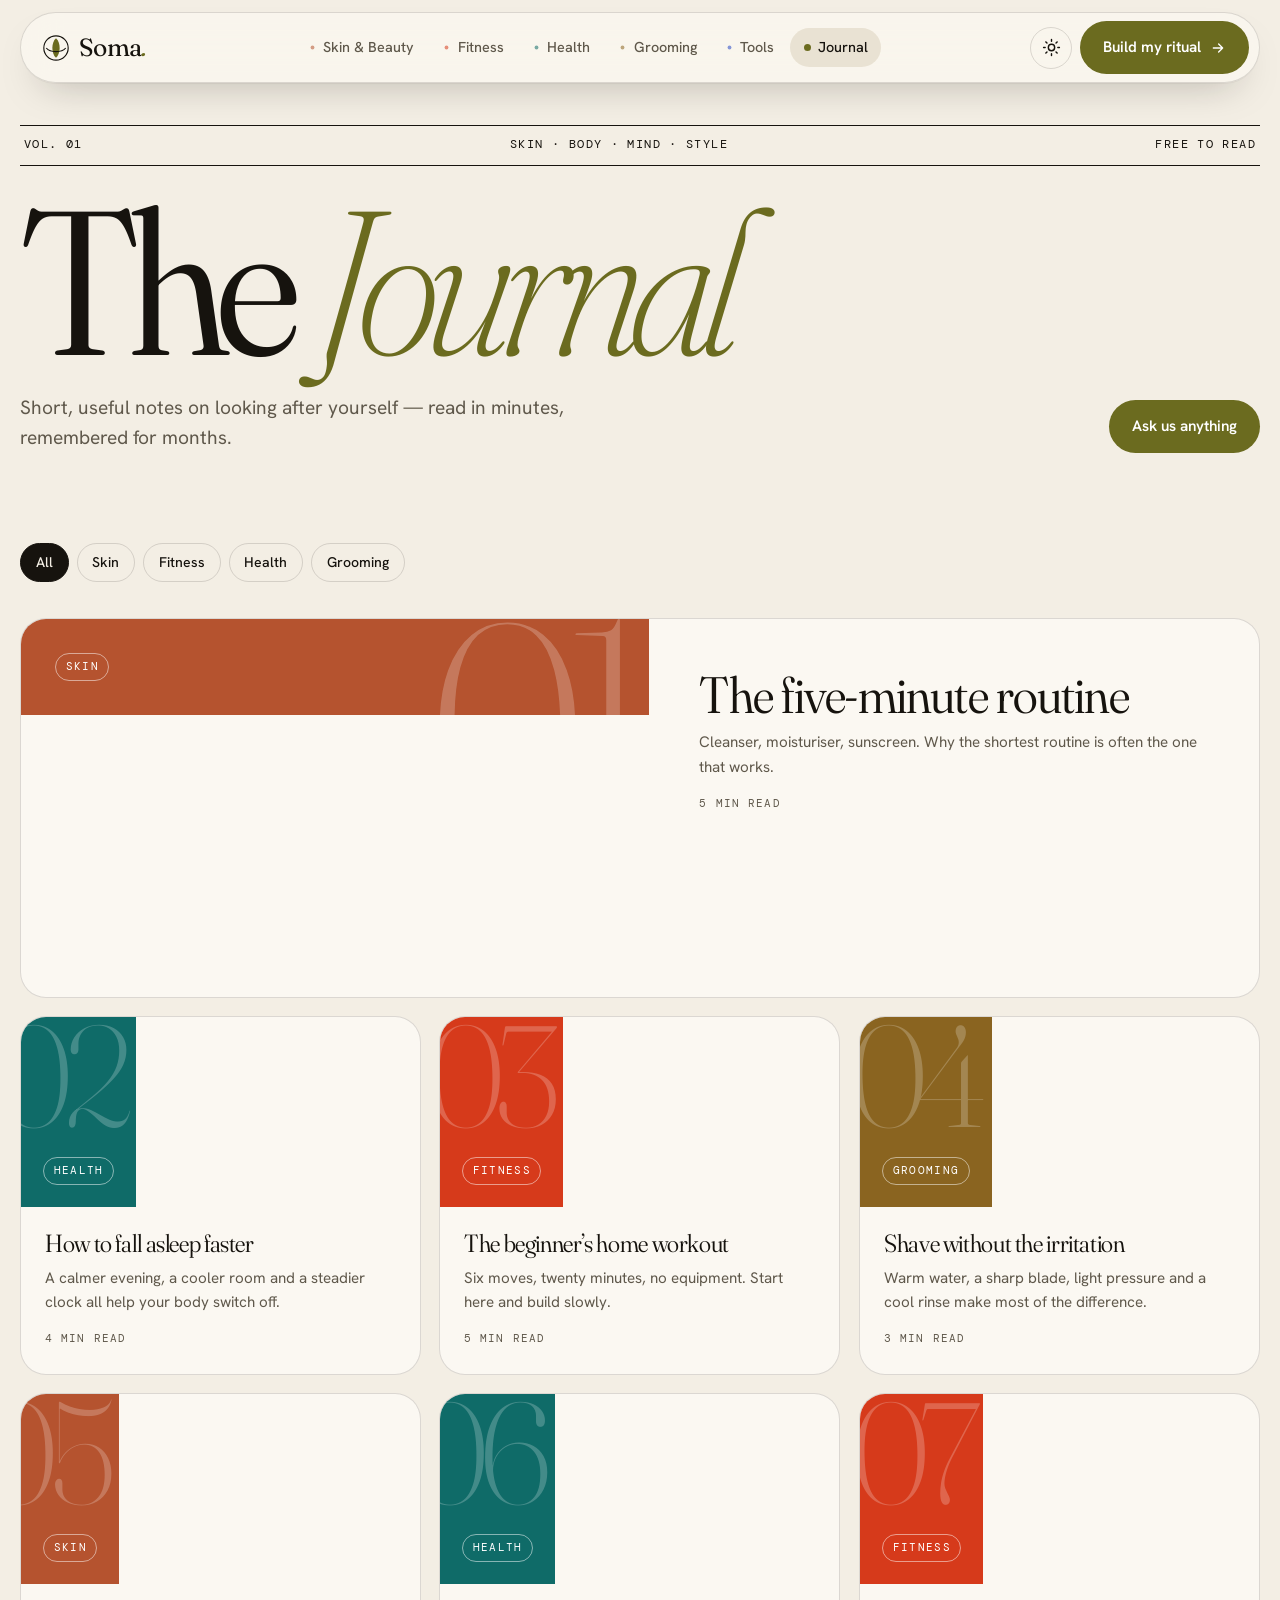
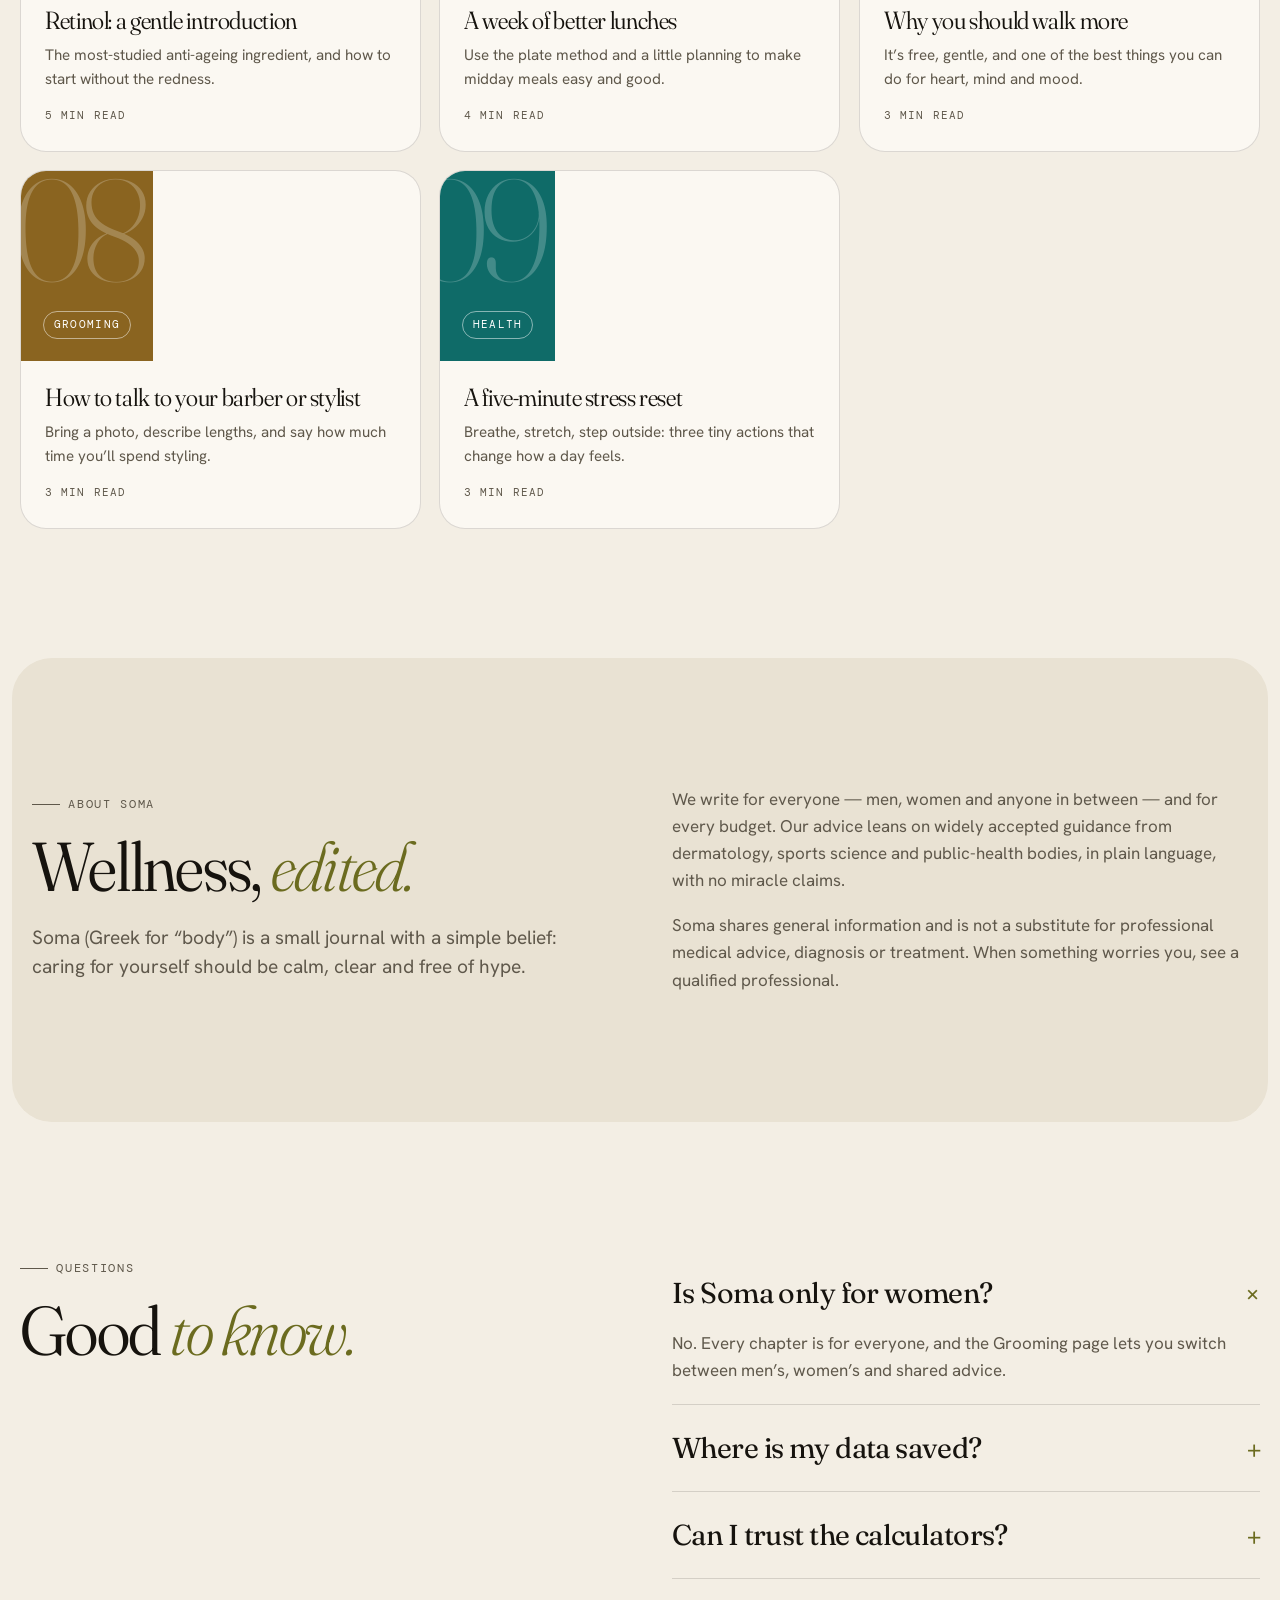
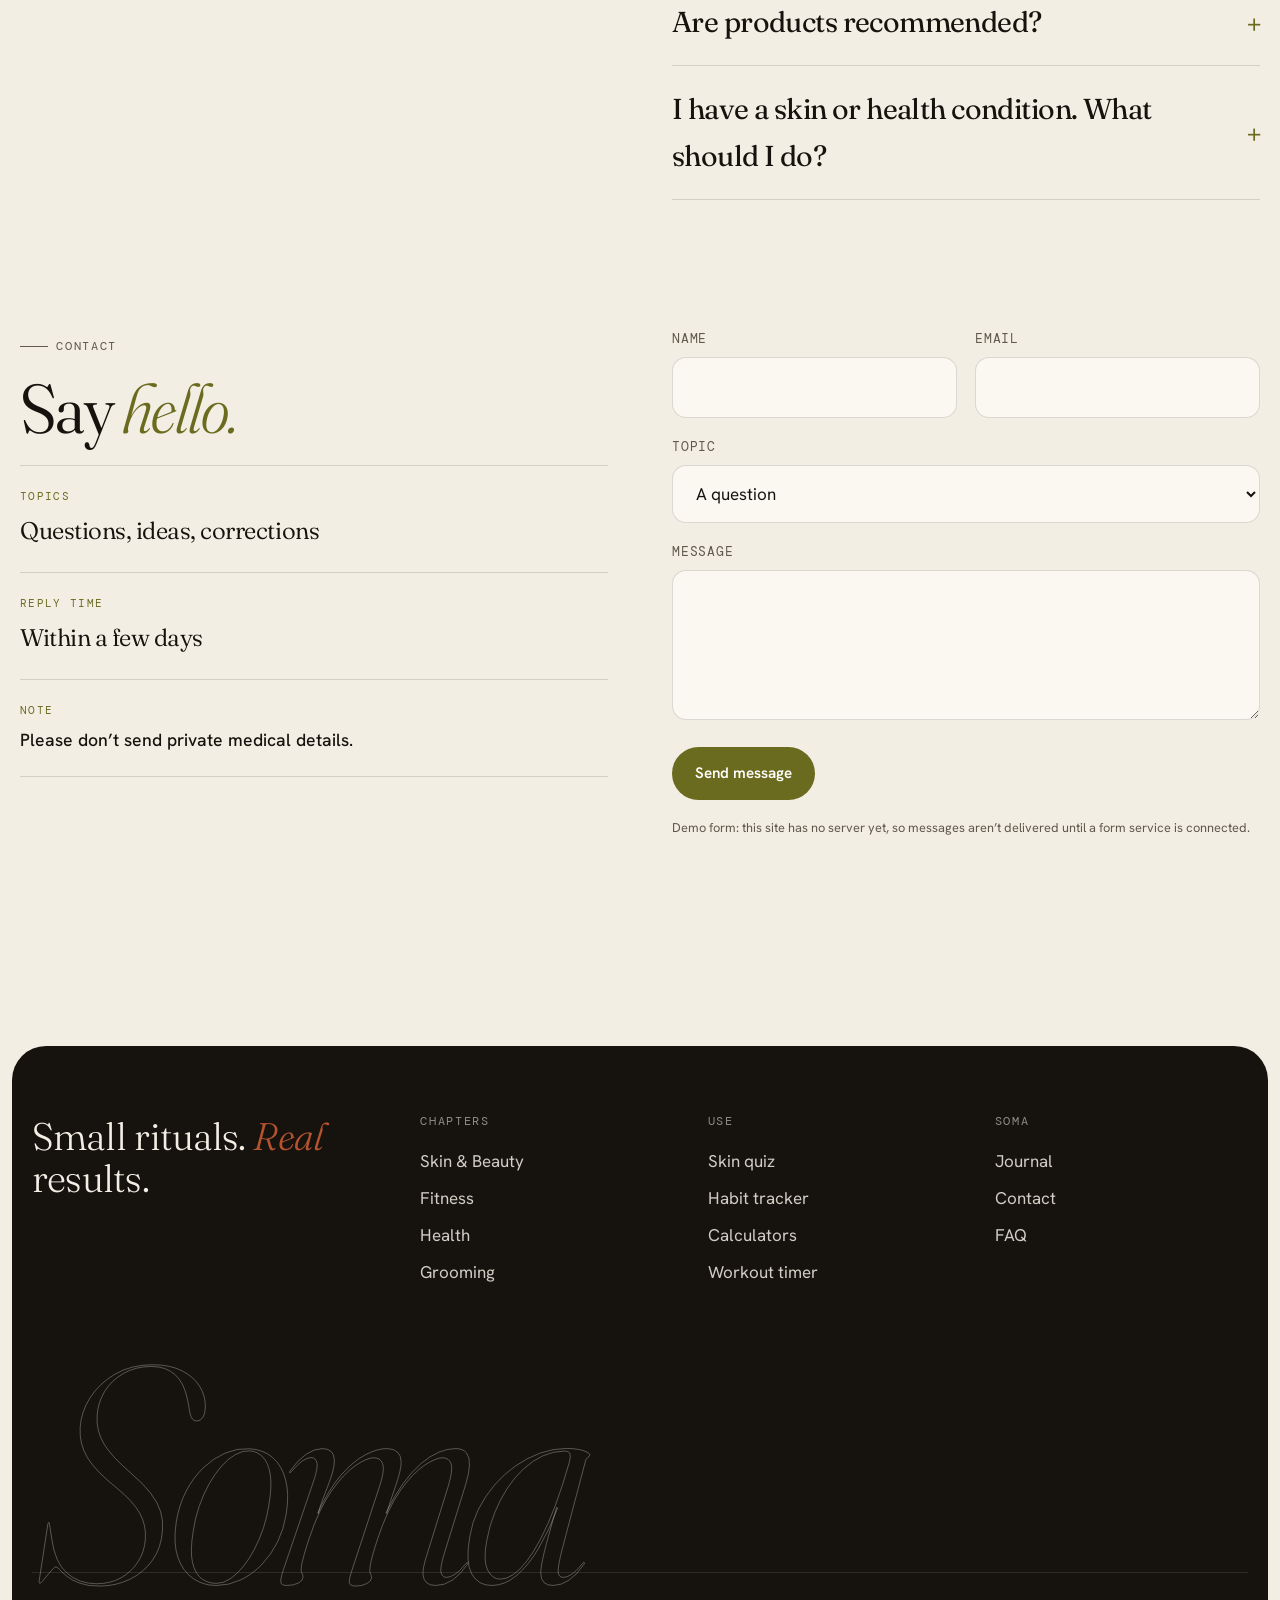
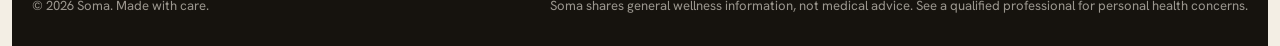
<file: journal.html>
<!doctype html>
<html lang="en">
<head>
<meta charset="utf-8">
<meta name="viewport" content="width=device-width,initial-scale=1">
<title>Journal — Soma</title>
<meta name="description" content="Short, useful articles on skincare, fitness, health and grooming — plus FAQ and contact.">
<link rel="preconnect" href="https://fonts.googleapis.com"><link rel="preconnect" href="https://fonts.gstatic.com" crossorigin>
<link href="https://fonts.googleapis.com/css2?family=DM+Mono:wght@400;500&family=Fraunces:ital,opsz,wght,SOFT@0,9..144,300..700,0..100;1,9..144,300..700,0..100&family=Hanken+Grotesk:wght@300..700&display=swap" rel="stylesheet">
<link rel="stylesheet" href="css/base.css">
<script>try{var t=JSON.parse(localStorage.getItem('soma-theme'));document.documentElement.dataset.theme=t||(matchMedia('(prefers-color-scheme: dark)').matches?'dark':'light')}catch(e){}</script>
<style>
.jh{padding-top:30px;padding-bottom:clamp(40px,6vw,70px)}
.mast{display:flex;justify-content:space-between;align-items:center;border-block:1px solid var(--ink);padding:10px 4px;font-family:var(--ff-m);font-size:.72rem;letter-spacing:.12em;text-transform:uppercase;gap:14px;flex-wrap:wrap;margin-bottom:34px}
.jh h1{font-size:clamp(4rem,16vw,13rem);letter-spacing:-.06em;line-height:.8;margin-bottom:30px}
.jh h1 em{font-weight:200}
.jh .row{display:flex;justify-content:space-between;gap:24px;flex-wrap:wrap;align-items:flex-end}
.cats{display:flex;flex-wrap:wrap;gap:8px;margin-bottom:36px}
.arts{display:grid;grid-template-columns:repeat(3,1fr);gap:18px}
@media(max-width:960px){.arts{grid-template-columns:1fr 1fr}}@media(max-width:620px){.arts{grid-template-columns:1fr}}
.art{display:flex;flex-direction:column;border-radius:26px;overflow:hidden;background:var(--surface);border:1px solid var(--line);text-align:left;transition:box-shadow .4s,border-color .4s;height:100%}
.art:hover{border-color:var(--ink);box-shadow:var(--shadow)}
.art .top{height:190px;background:var(--c);color:#fff;padding:22px;display:flex;justify-content:space-between;align-items:flex-end;position:relative;overflow:hidden}
.art .top::before{content:attr(data-n);position:absolute;right:14px;top:-14px;font-family:var(--ff-d);font-weight:200;font-size:9rem;letter-spacing:-.08em;line-height:1;opacity:.22;transition:transform .8s cubic-bezier(.2,.8,.2,1)}
.art:hover .top::before{transform:translate(-8px,10px) scale(1.08)}
.art .top span{font-family:var(--ff-m);font-size:.7rem;letter-spacing:.12em;text-transform:uppercase;border:1px solid rgba(255,255,255,.5);padding:.35em .85em;border-radius:99px;position:relative}
.art .bd{padding:24px 24px 26px;display:grid;gap:10px;flex:1;align-content:start}
.art h3{font-size:1.55rem}.art p{color:var(--muted);font-size:.95rem}
.art small{font-family:var(--ff-m);font-size:.7rem;letter-spacing:.1em;color:var(--muted);text-transform:uppercase;margin-top:6px}
.art.off{display:none}
.lead-art{grid-column:1/-1;flex-direction:row;min-height:380px}
.lead-art .top{height:auto;flex:1.1;padding:34px}
.lead-art .top::before{font-size:18rem;top:-40px}
.lead-art .bd{flex:1;padding:clamp(26px,4vw,50px);align-content:center}
.lead-art h3{font-size:clamp(2rem,4vw,3.2rem)}
@media(max-width:760px){.lead-art{flex-direction:column}.lead-art .top{min-height:200px}}
.rd h2{font-size:clamp(2rem,5vw,3.4rem);margin:14px 0 10px}.rd .meta{font-family:var(--ff-m);font-size:.74rem;letter-spacing:.1em;color:var(--muted);text-transform:uppercase}
.rd p{color:var(--muted);margin-top:16px;font-size:1.04rem;line-height:1.7}
.rd ul{margin-top:22px;padding:22px 24px;background:var(--accent-soft);border-radius:18px}
.rd ul.tick li{color:var(--ink)}
.about{display:grid;grid-template-columns:1fr 1fr;gap:clamp(24px,5vw,80px)}
@media(max-width:900px){.about{grid-template-columns:1fr}}
.cform{display:grid;gap:18px}
.cform .two2{display:grid;grid-template-columns:1fr 1fr;gap:18px}
@media(max-width:560px){.cform .two2{grid-template-columns:1fr}}
.cform textarea{min-height:150px;resize:vertical}
.okmsg{display:none;padding:24px;border-radius:18px;background:var(--accent-soft);border:1px solid var(--accent)}
.hon{font-size:.8rem;color:var(--muted)}
.info{display:grid;gap:0}
.info div{padding:22px 0;border-top:1px solid var(--line)}.info div:last-child{border-bottom:1px solid var(--line)}
.info small{font-family:var(--ff-m);font-size:.7rem;letter-spacing:.12em;text-transform:uppercase;color:var(--accent);display:block;margin-bottom:6px}
.info b{font-family:var(--ff-d);font-weight:350;font-size:1.5rem;letter-spacing:-.02em}
</style>
</head>
<body class="p-journal" data-page="journal">
<div id="site-header"></div>

<header class="wrap jh">
  <div class="mast rv"><span>Vol. 01</span><span>Skin · Body · Mind · Style</span><span>Free to read</span></div>
  <h1 class="rv" style="--d:.05s">The <em>Journal</em></h1>
  <div class="row rv" style="--d:.12s"><p class="lead">Short, useful notes on looking after yourself — read in minutes, remembered for months.</p><a class="btn btn-p" href="#contact">Ask us anything</a></div>
</header>

<section style="padding-top:20px" id="articles">
  <div class="wrap">
    <div class="cats rv" id="cats"><button class="chip on" data-c="all">All</button><button class="chip" data-c="skin">Skin</button><button class="chip" data-c="fit">Fitness</button><button class="chip" data-c="health">Health</button><button class="chip" data-c="groom">Grooming</button></div>
    <div class="arts" id="arts"></div>
  </div>
</section>

<section style="background:var(--surface2);border-radius:40px;margin-inline:12px" id="about">
  <div class="wrap about">
    <div class="rv"><span class="eyebrow">About Soma</span><h2 style="margin:18px 0 22px">Wellness, <em>edited.</em></h2><p class="lead">Soma (Greek for “body”) is a small journal with a simple belief: caring for yourself should be calm, clear and free of hype.</p></div>
    <div class="rv" style="--d:.08s"><p style="color:var(--muted);margin-bottom:18px">We write for everyone — men, women and anyone in between — and for every budget. Our advice leans on widely accepted guidance from dermatology, sports science and public-health bodies, in plain language, with no miracle claims.</p><p style="color:var(--muted)">Soma shares general information and is not a substitute for professional medical advice, diagnosis or treatment. When something worries you, see a qualified professional.</p></div>
  </div>
</section>

<section id="faq">
  <div class="wrap about">
    <div class="rv"><span class="eyebrow">Questions</span><h2 style="margin:18px 0 22px">Good <em>to know.</em></h2></div>
    <div class="rv" style="--d:.08s">
      <details open><summary>Is Soma only for women?</summary><p>No. Every chapter is for everyone, and the Grooming page lets you switch between men’s, women’s and shared advice.</p></details>
      <details><summary>Where is my data saved?</summary><p>Quiz results, habits and checklists are saved only in your own browser. Nothing is uploaded.</p></details>
      <details><summary>Can I trust the calculators?</summary><p>They’re estimates based on standard formulas. They’re starting points for conversation, not diagnoses.</p></details>
      <details><summary>Are products recommended?</summary><p>We focus on ingredients and habits rather than brands, so the advice works at any price.</p></details>
      <details><summary>I have a skin or health condition. What should I do?</summary><p>See a doctor or dermatologist before changing treatment. Use Soma for general lifestyle ideas only.</p></details>
    </div>
  </div>
</section>

<section id="contact" style="padding-top:0">
  <div class="wrap about">
    <div class="rv"><span class="eyebrow">Contact</span><h2 style="margin:18px 0 22px">Say <em>hello.</em></h2><div class="info"><div><small>Topics</small><b>Questions, ideas, corrections</b></div><div><small>Reply time</small><b>Within a few days</b></div><div><small>Note</small><b style="font-size:1.1rem;font-family:var(--ff-b);font-weight:500;letter-spacing:0">Please don’t send private medical details.</b></div></div></div>
    <div class="rv" style="--d:.08s">
      <form class="cform" id="cf">
        <div class="two2"><div><label for="cn">Name</label><input type="text" id="cn" required autocomplete="name"></div><div><label for="ce">Email</label><input type="email" id="ce" required autocomplete="email"></div></div>
        <div><label for="ct">Topic</label><select id="ct"><option>A question</option><option>Suggest an article</option><option>Report a mistake</option><option>Something else</option></select></div>
        <div><label for="cm">Message</label><textarea id="cm" required></textarea></div>
        <button class="btn btn-p" type="submit" style="width:max-content">Send message</button>
        <p class="hon">Demo form: this site has no server yet, so messages aren’t delivered until a form service is connected.</p>
      </form>
      <div class="okmsg" id="ok"><h3 style="margin-bottom:8px">Thank you ✺</h3><p style="color:var(--muted)">Your message looks great. (Demo mode: nothing was sent.)</p></div>
    </div>
  </div>
</section>

<div class="modal" id="modal" role="dialog" aria-modal="true" aria-label="Article"><div class="modal-box rd" id="mbox"></div></div>

<footer id="site-footer"></footer>
<script src="js/main.js"></script>
<script>
(() => {
  const { $, $$ } = SOMA;
  const C = { skin: ['#B5532F', 'Skin'], fit: ['#D63A1B', 'Fitness'], health: ['#0F6B68', 'Health'], groom: ['#8A6420', 'Grooming'] };
  const A = [
    { c: 'skin', t: 'The five-minute routine', m: 5, x: 'Cleanser, moisturiser, sunscreen. Why the shortest routine is often the one that works.',
      b: ['Most skin problems aren’t caused by too few products but by inconsistency, over-exfoliation, or skipping sun protection. A short routine you actually follow wins.', 'Morning: rinse or cleanse, moisturise, apply SPF 30+. Evening: cleanse (twice if you wore sunscreen or makeup) and moisturise. That is the whole routine.', 'Add one extra product only when you have a specific goal, and wait a few weeks before adding another so you know what is helping.'], k: ['Cleanse gently, never until “squeaky”', 'Moisturise even oily skin', 'SPF 30+ every morning', 'Add one new product at a time'] },
    { c: 'health', t: 'How to fall asleep faster', m: 4, x: 'A calmer evening, a cooler room and a steadier clock all help your body switch off.',
      b: ['Your body runs on a 24-hour clock. A regular wake-up time, even on weekends, is the strongest signal you can give it.', 'In the last hour before bed, dim the lights, put screens away and do something quiet — reading, stretching, a warm shower. A cool, dark, quiet room helps.', 'If you can’t sleep after about 20 minutes, get up, do something calm in low light, and return when sleepy. If sleep trouble lasts for weeks, talk to a doctor.'], k: ['Fixed wake-up time', 'Wind-down hour', 'Cool, dark, quiet room', 'Limit late caffeine and heavy meals'] },
    { c: 'fit', t: 'The beginner’s home workout', m: 5, x: 'Six moves, twenty minutes, no equipment. Start here and build slowly.',
      b: ['You don’t need a gym to get stronger. Bodyweight squats, incline push-ups, glute bridges, bird dogs, planks and marching cover the whole body.', 'Do each move for 40 seconds with 20 seconds of rest, and go around once or twice. Focus on slow, controlled form rather than speed.', 'Train three times a week to start. Add a few seconds or a round every week or two, and keep two real rest days.'], k: ['40 seconds on, 20 off', 'Form before speed', '3 sessions a week', 'Progress a little each week'] },
    { c: 'groom', t: 'Shave without the irritation', m: 3, x: 'Warm water, a sharp blade, light pressure and a cool rinse make most of the difference.',
      b: ['Razor bumps and burn usually come from dry skin, a dull blade or too much pressure. Fixing those three solves most problems.', 'Shave after a warm shower, use a proper cream or gel, and go with the grain on the first pass. Rinse cool and apply an alcohol-free moisturiser.', 'Change blades every five to seven shaves. If you get ingrown hairs often, try shaving less often or with a single blade, and ask a dermatologist if it persists.'], k: ['Warm water first', 'Real shaving cream', 'Light pressure, with the grain', 'Fresh blade, cool rinse'] },
    { c: 'skin', t: 'Retinol: a gentle introduction', m: 5, x: 'The most-studied anti-ageing ingredient, and how to start without the redness.',
      b: ['Retinol is a vitamin A derivative that speeds skin renewal. Over months it can smooth texture, fade marks and help breakouts.', 'Start with a low strength, a pea-sized amount for the whole face, two nights a week on dry skin, followed by moisturiser. Increase slowly if your skin is calm.', 'Use sunscreen daily; retinoids can increase sun sensitivity. Skip it if you are pregnant or planning to be, and ask your doctor if unsure.'], k: ['Low strength, 2 nights a week', 'Pea-sized amount', 'Always moisturise and use SPF', 'Ask a doctor if pregnant'] },
    { c: 'health', t: 'A week of better lunches', m: 4, x: 'Use the plate method and a little planning to make midday meals easy and good.',
      b: ['Fill half your plate with vegetables or fruit, a quarter with protein, and a quarter with whole grains, plus a little healthy fat.', 'Cook a batch of grains and a protein on the weekend, wash and chop vegetables, and mix and match through the week.', 'Keep water nearby, and don’t aim for perfect — one balanced meal a day is a real improvement.'], k: ['Half veg, quarter protein, quarter grains', 'Batch-cook basics', 'Mix and match', 'Progress, not perfection'] },
    { c: 'fit', t: 'Why you should walk more', m: 3, x: 'It’s free, gentle, and one of the best things you can do for heart, mind and mood.',
      b: ['A brisk 30-minute walk counts toward the weekly 150 minutes of moderate activity that health bodies recommend for adults.', 'Walking after meals can help digestion, and daylight in the morning helps your sleep rhythm.', 'Make it easy: walk during phone calls, take the long way, or park further away. Steps add up.'], k: ['30 brisk minutes counts', 'Walk after meals', 'Get morning daylight', 'Make it part of your day'] },
    { c: 'groom', t: 'How to talk to your barber or stylist', m: 3, x: 'Bring a photo, describe lengths, and say how much time you’ll spend styling.',
      b: ['Good haircuts start with clear communication. Bring two or three photos from different angles, and say what you like about them.', 'Use lengths and places rather than words like “a little off”, and mention how much time you want to spend styling each morning.', 'Ask what suits your hair texture and growth patterns; a good professional will tell you honestly what will and won’t work.'], k: ['Bring photos', 'Describe lengths', 'Mention daily styling time', 'Ask for honest advice'] },
    { c: 'health', t: 'A five-minute stress reset', m: 3, x: 'Breathe, stretch, step outside: three tiny actions that change how a day feels.',
      b: ['When stress builds, slow your breathing: inhale for four, hold for four, exhale for four, hold for four, for about two minutes.', 'Then roll your shoulders, stretch your neck, and step outside for fresh air and daylight, even for a moment.', 'If you feel anxious or low most days for weeks, please speak to a doctor or counsellor. Asking for help is a strength.'], k: ['Box breathing for 2 minutes', 'Stretch shoulders and neck', 'Daylight and fresh air', 'Ask for help if it lasts'] }
  ];
  const wrap = $('#arts');
  wrap.innerHTML = A.map((a, i) => `<button class="art tilt ${i === 0 ? 'lead-art' : ''} rv" data-i="${i}" data-c="${a.c}" data-tilt="3" style="--d:${(i % 3) * .06}s"><div class="top" data-n="0${i + 1}" style="--c:${C[a.c][0]}"><span>${C[a.c][1]}</span></div><div class="bd"><h3>${a.t}</h3><p>${a.x}</p><small>${a.m} min read</small></div></button>`).join('');
  $$('.rv', wrap).forEach(el => { const o = new IntersectionObserver(e => { if (e[0].isIntersecting) { el.classList.add('in'); o.disconnect(); } }, { threshold: .1 }); o.observe(el); });
  $$('.tilt', wrap).forEach(el => { if (!matchMedia('(hover:hover)').matches) return; el.addEventListener('pointermove', e => { const r = el.getBoundingClientRect(), x = (e.clientX - r.left) / r.width, y = (e.clientY - r.top) / r.height; el.classList.add('hot'); el.style.transform = `perspective(1000px) rotateX(${(.5 - y) * 3}deg) rotateY(${(x - .5) * 3}deg)`; }); el.addEventListener('pointerleave', () => { el.classList.remove('hot'); el.style.transform = ''; }); });

  /* filter */
  $$('#cats .chip').forEach(b => b.onclick = () => { $$('#cats .chip').forEach(x => x.classList.toggle('on', x === b)); let first = true; $$('.art', wrap).forEach(a => { const show = b.dataset.c === 'all' || a.dataset.c === b.dataset.c; a.classList.toggle('off', !show); a.classList.toggle('lead-art', show && first); if (show) first = false; }); });

  /* reader */
  const modal = $('#modal'), mbox = $('#mbox');
  const close = () => { modal.classList.remove('open'); document.body.style.overflow = ''; };
  wrap.addEventListener('click', e => {
    const el = e.target.closest('.art'); if (!el) return; const a = A[+el.dataset.i];
    mbox.innerHTML = `<button class="ico modal-x" aria-label="Close" id="mx"><svg viewBox="0 0 24 24" fill="none" stroke="currentColor" stroke-width="2" stroke-linecap="round"><path d="M6 6l12 12M18 6L6 18"/></svg></button><span class="tag" style="background:${C[a.c][0]};color:#fff;border-color:transparent">${C[a.c][1]}</span><h2>${a.t}</h2><div class="meta">${a.m} min read</div>${a.b.map(p => `<p>${p}</p>`).join('')}<ul class="tick">${a.k.map(k => `<li><b>${k}</b></li>`).join('')}</ul><p style="font-size:.85rem">General information only, not medical advice.</p>`;
    modal.classList.add('open'); document.body.style.overflow = 'hidden'; $('#mx').onclick = close; $('#mx').focus();
  });
  modal.addEventListener('click', e => { if (e.target === modal) close(); });
  addEventListener('keydown', e => { if (e.key === 'Escape') close(); });

  /* contact */
  $('#cf').onsubmit = e => { e.preventDefault(); $('#cf').style.display = 'none'; $('#ok').style.display = 'block'; };
})();
</script>
</body>
</html>
</file>
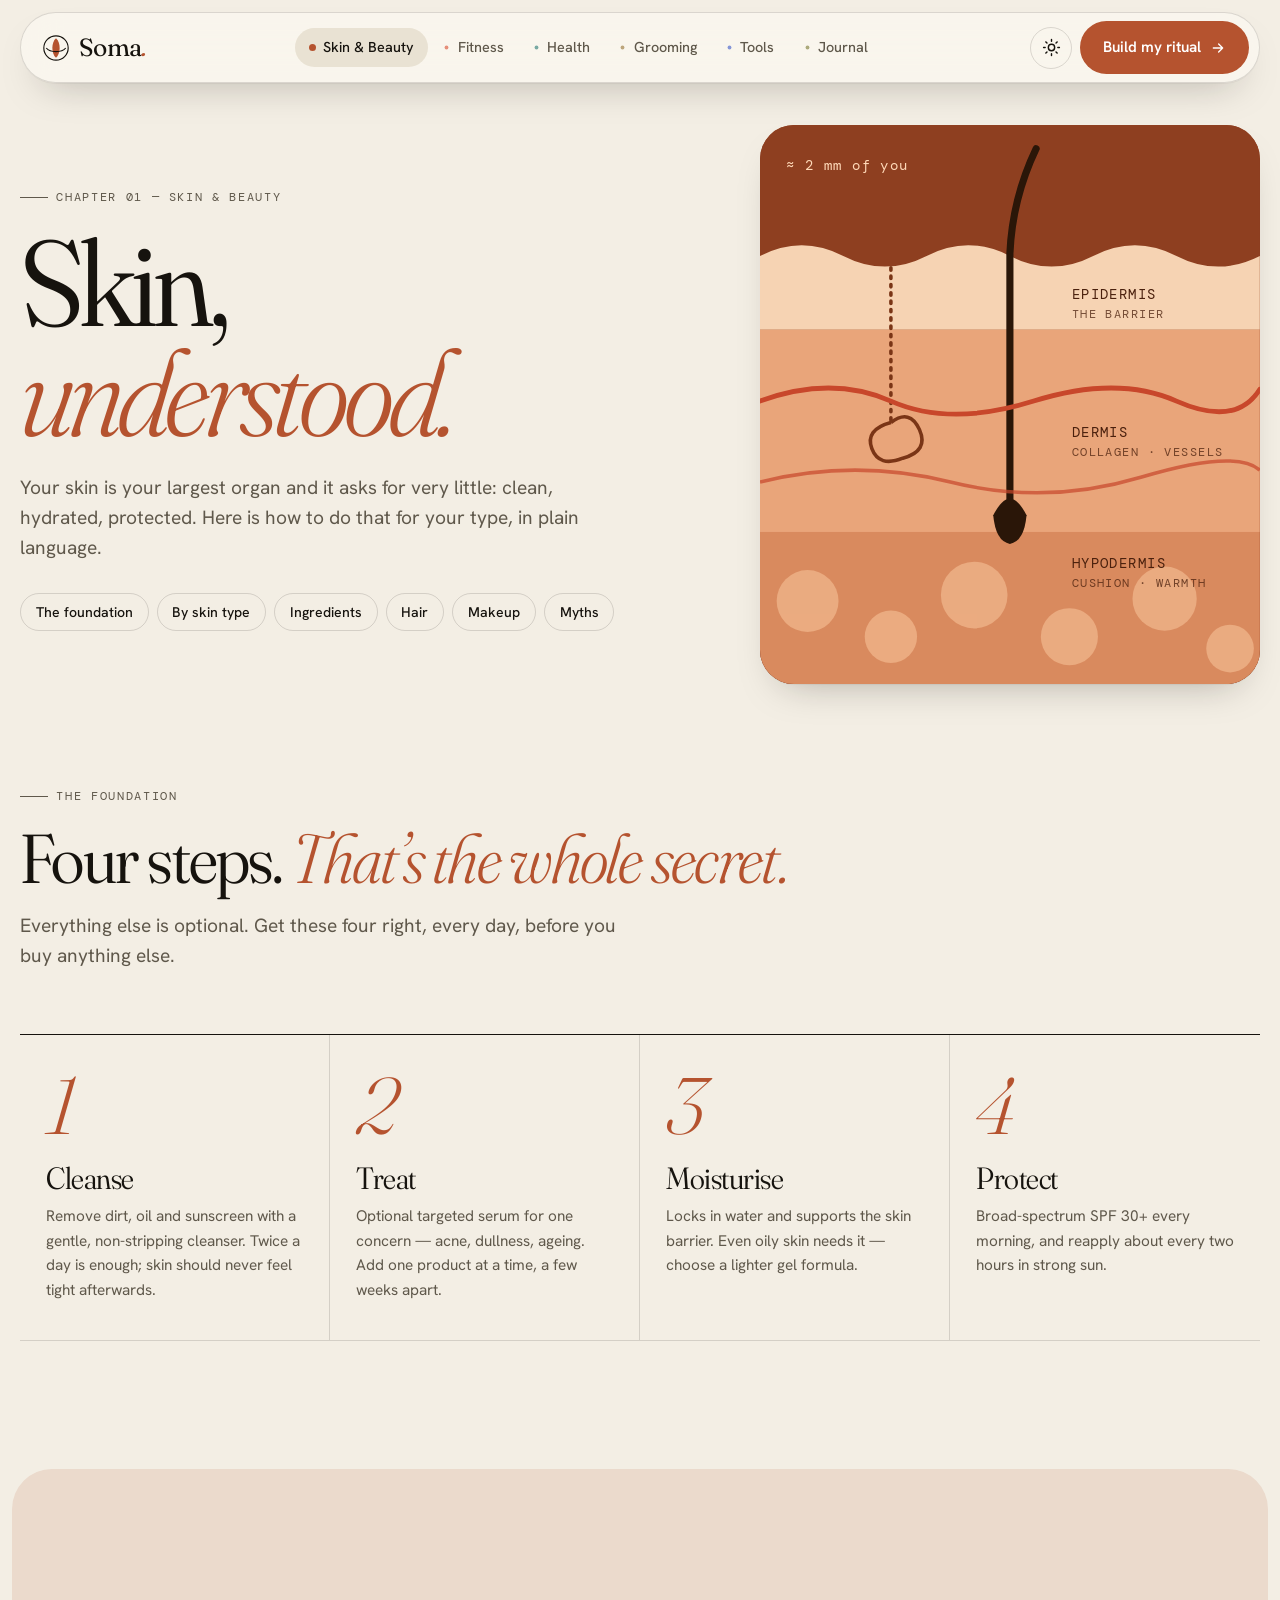
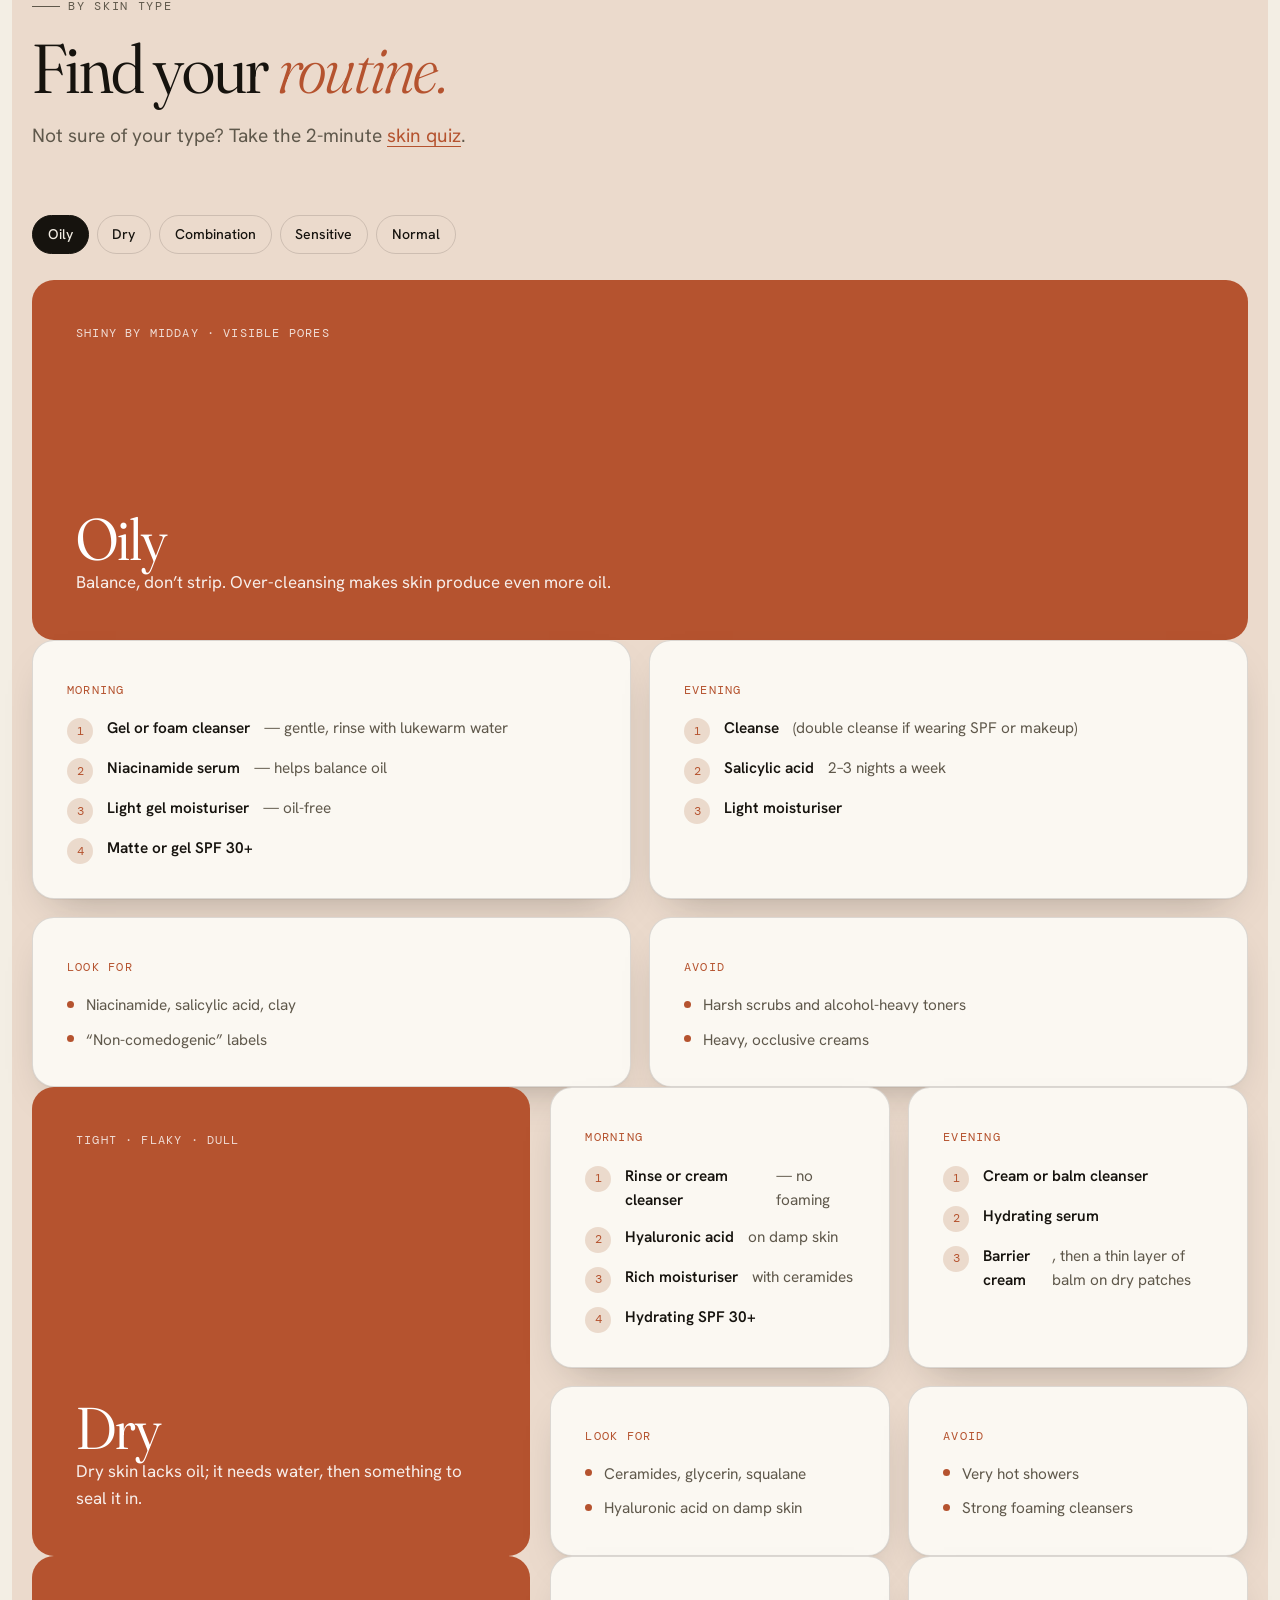
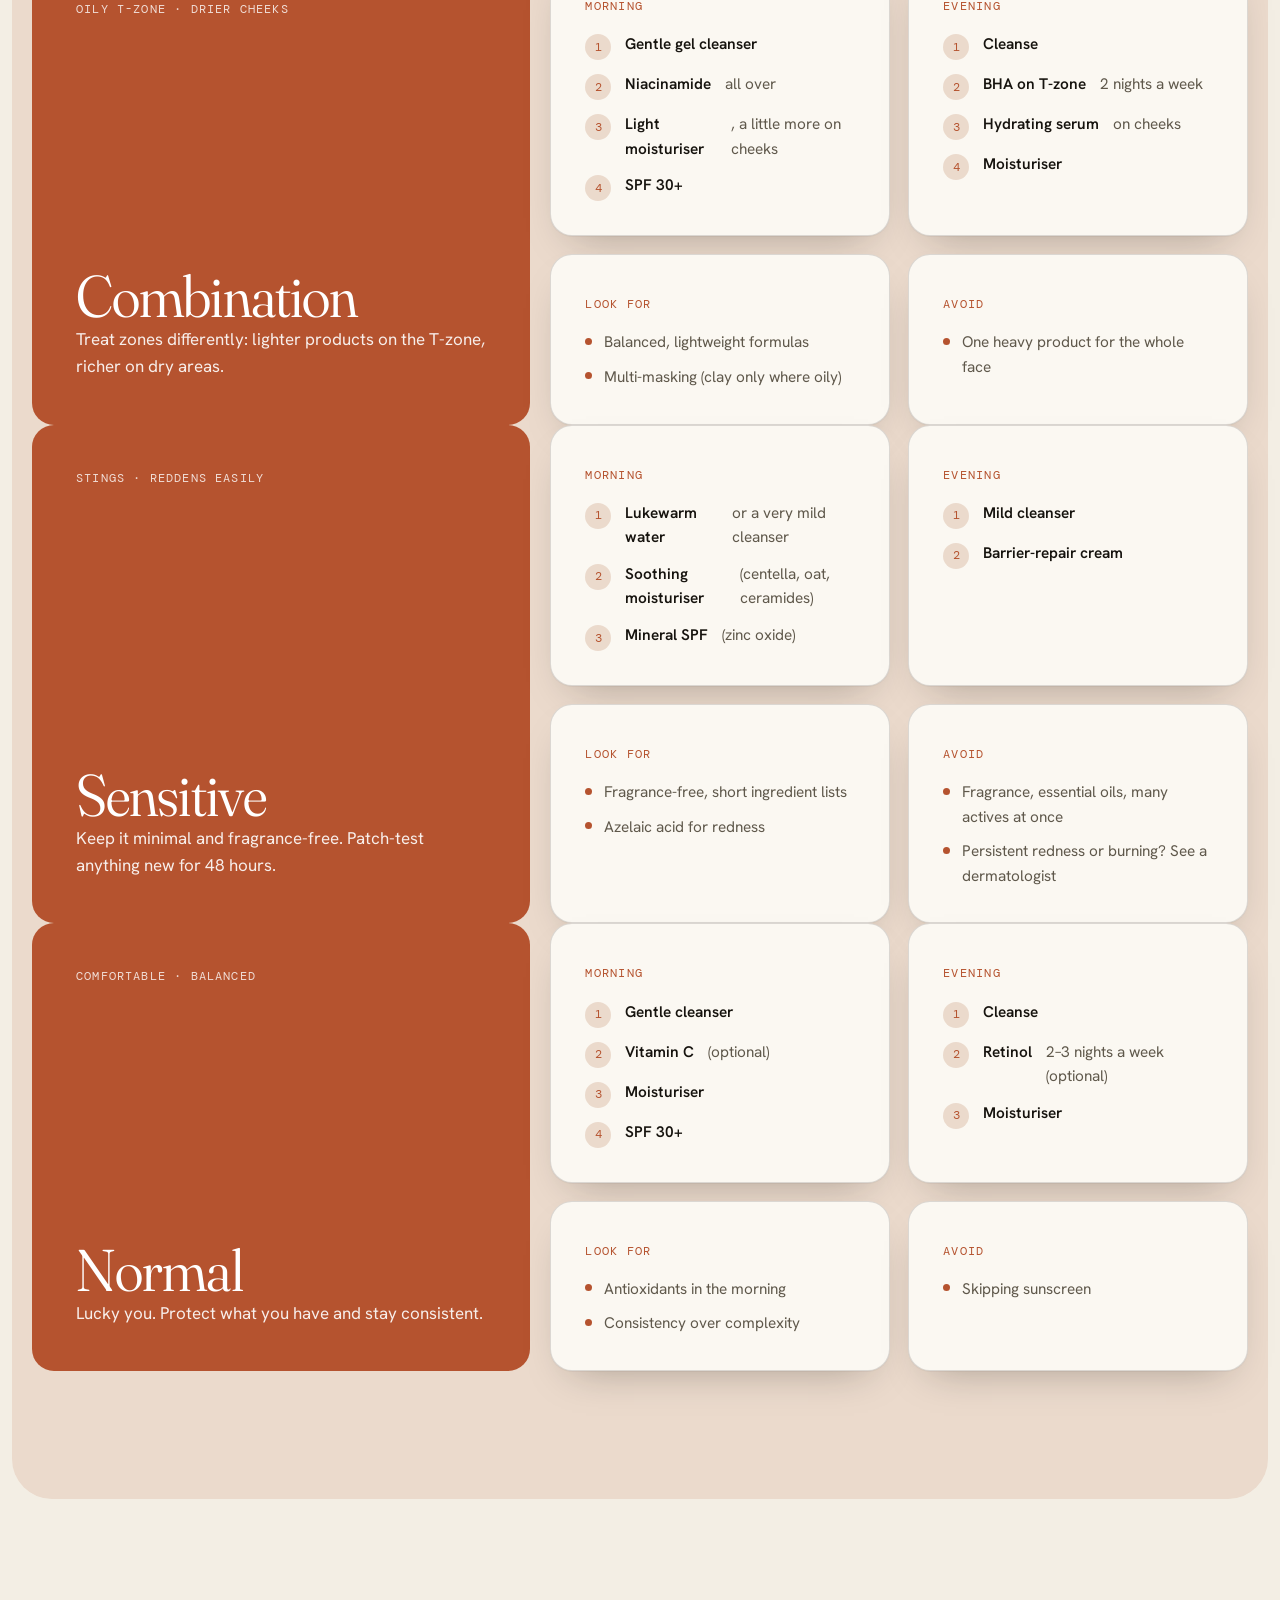
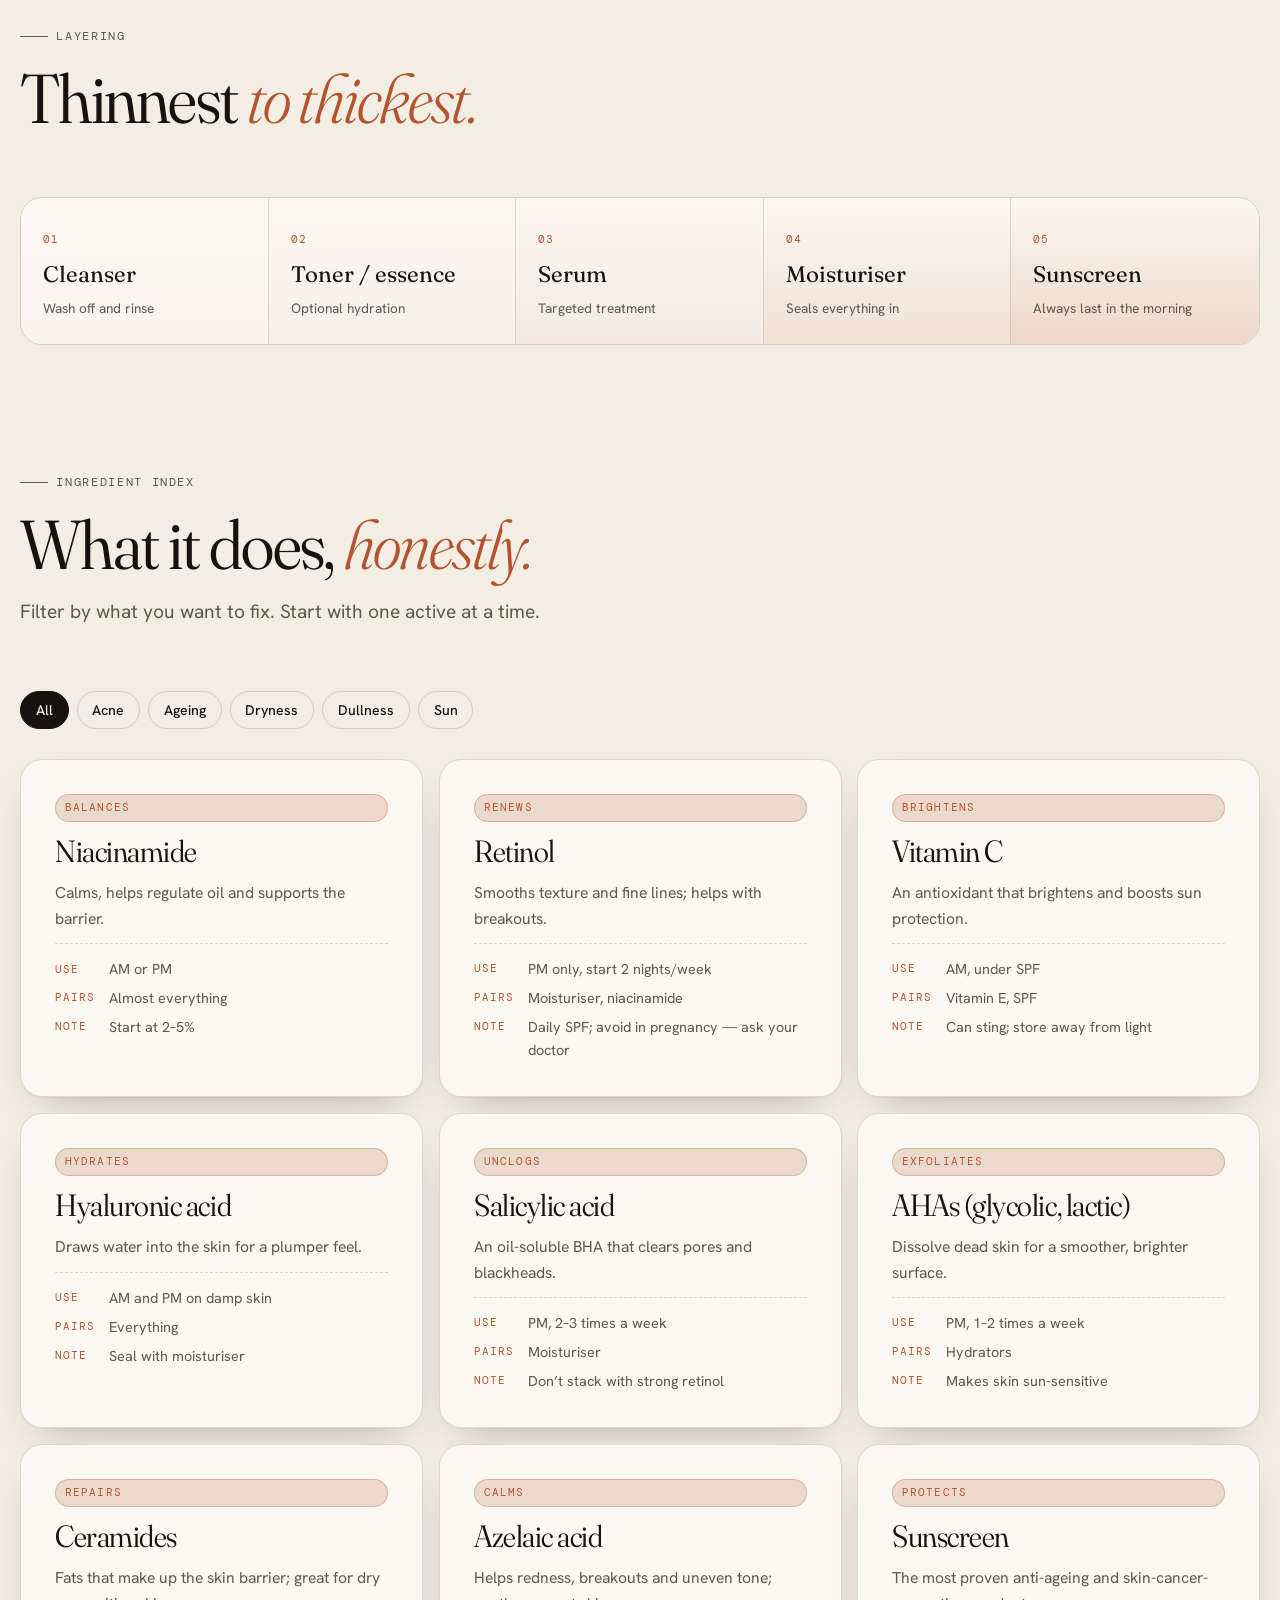
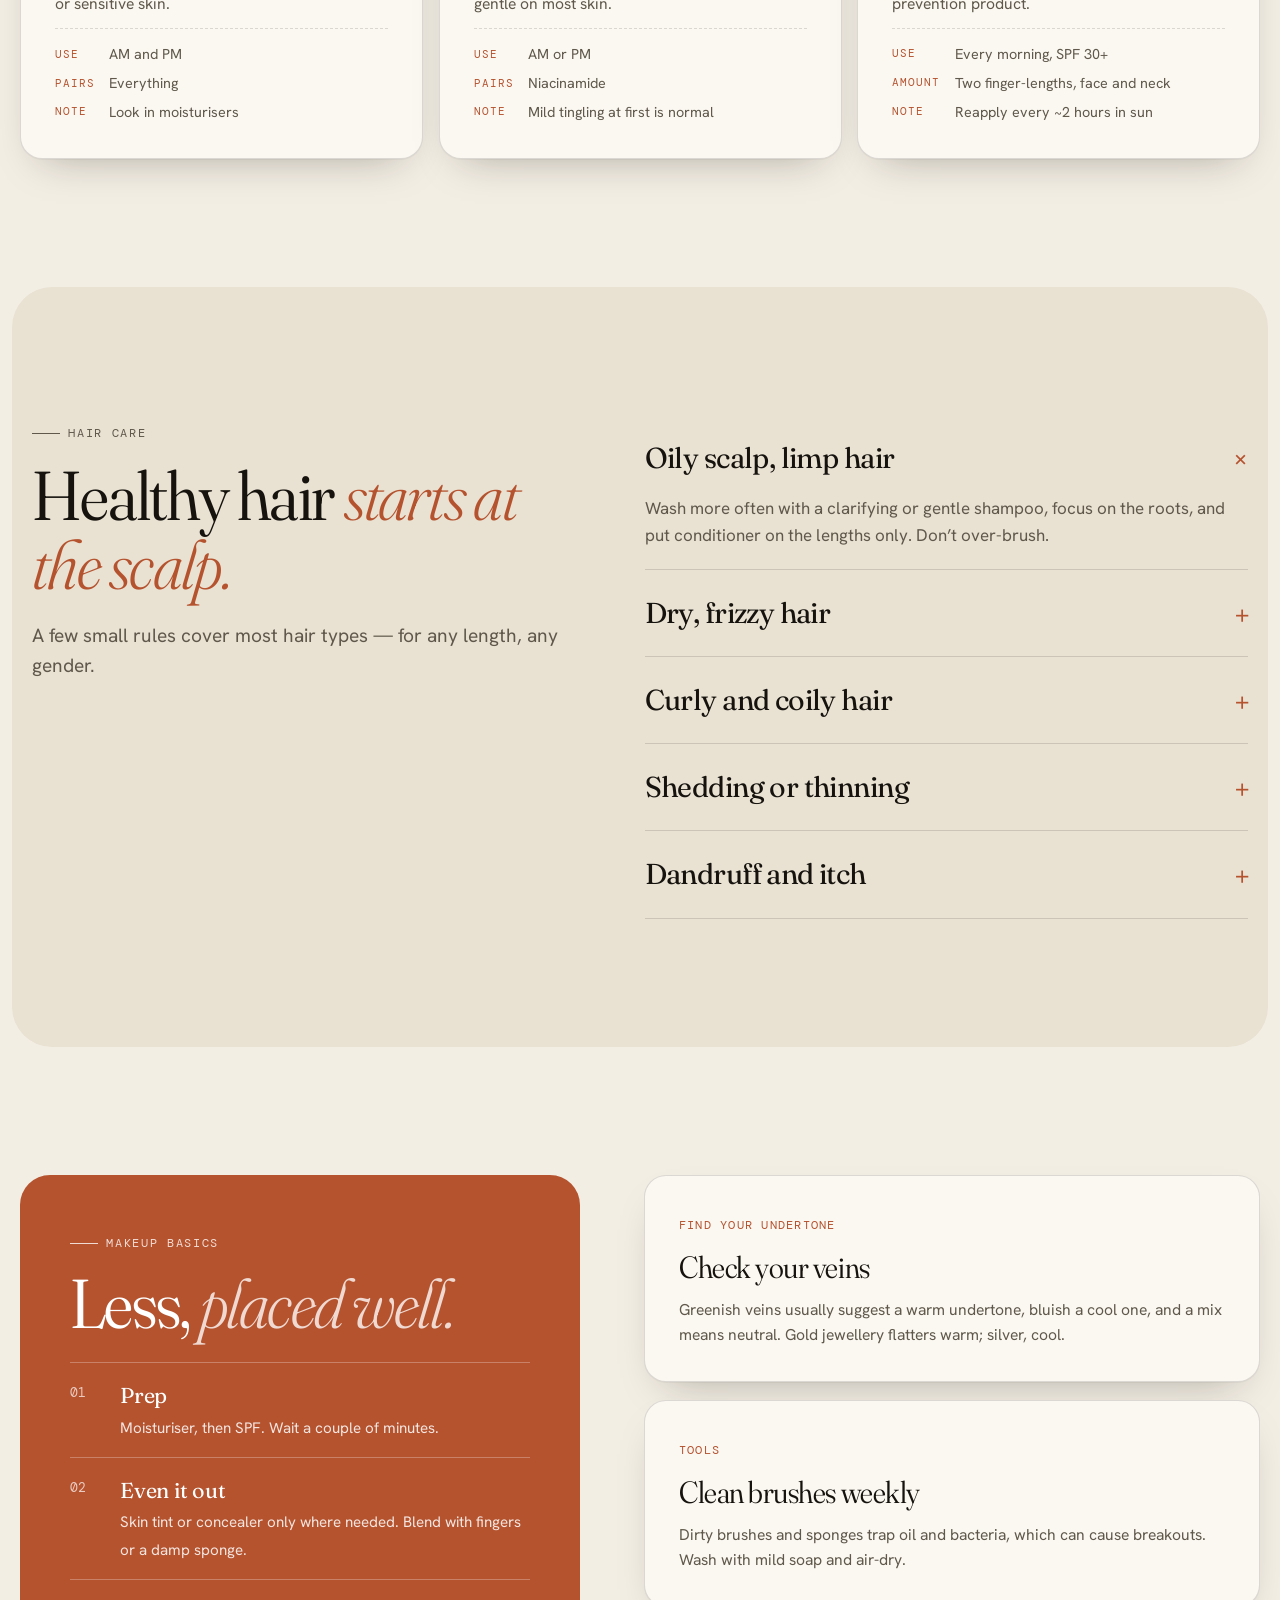
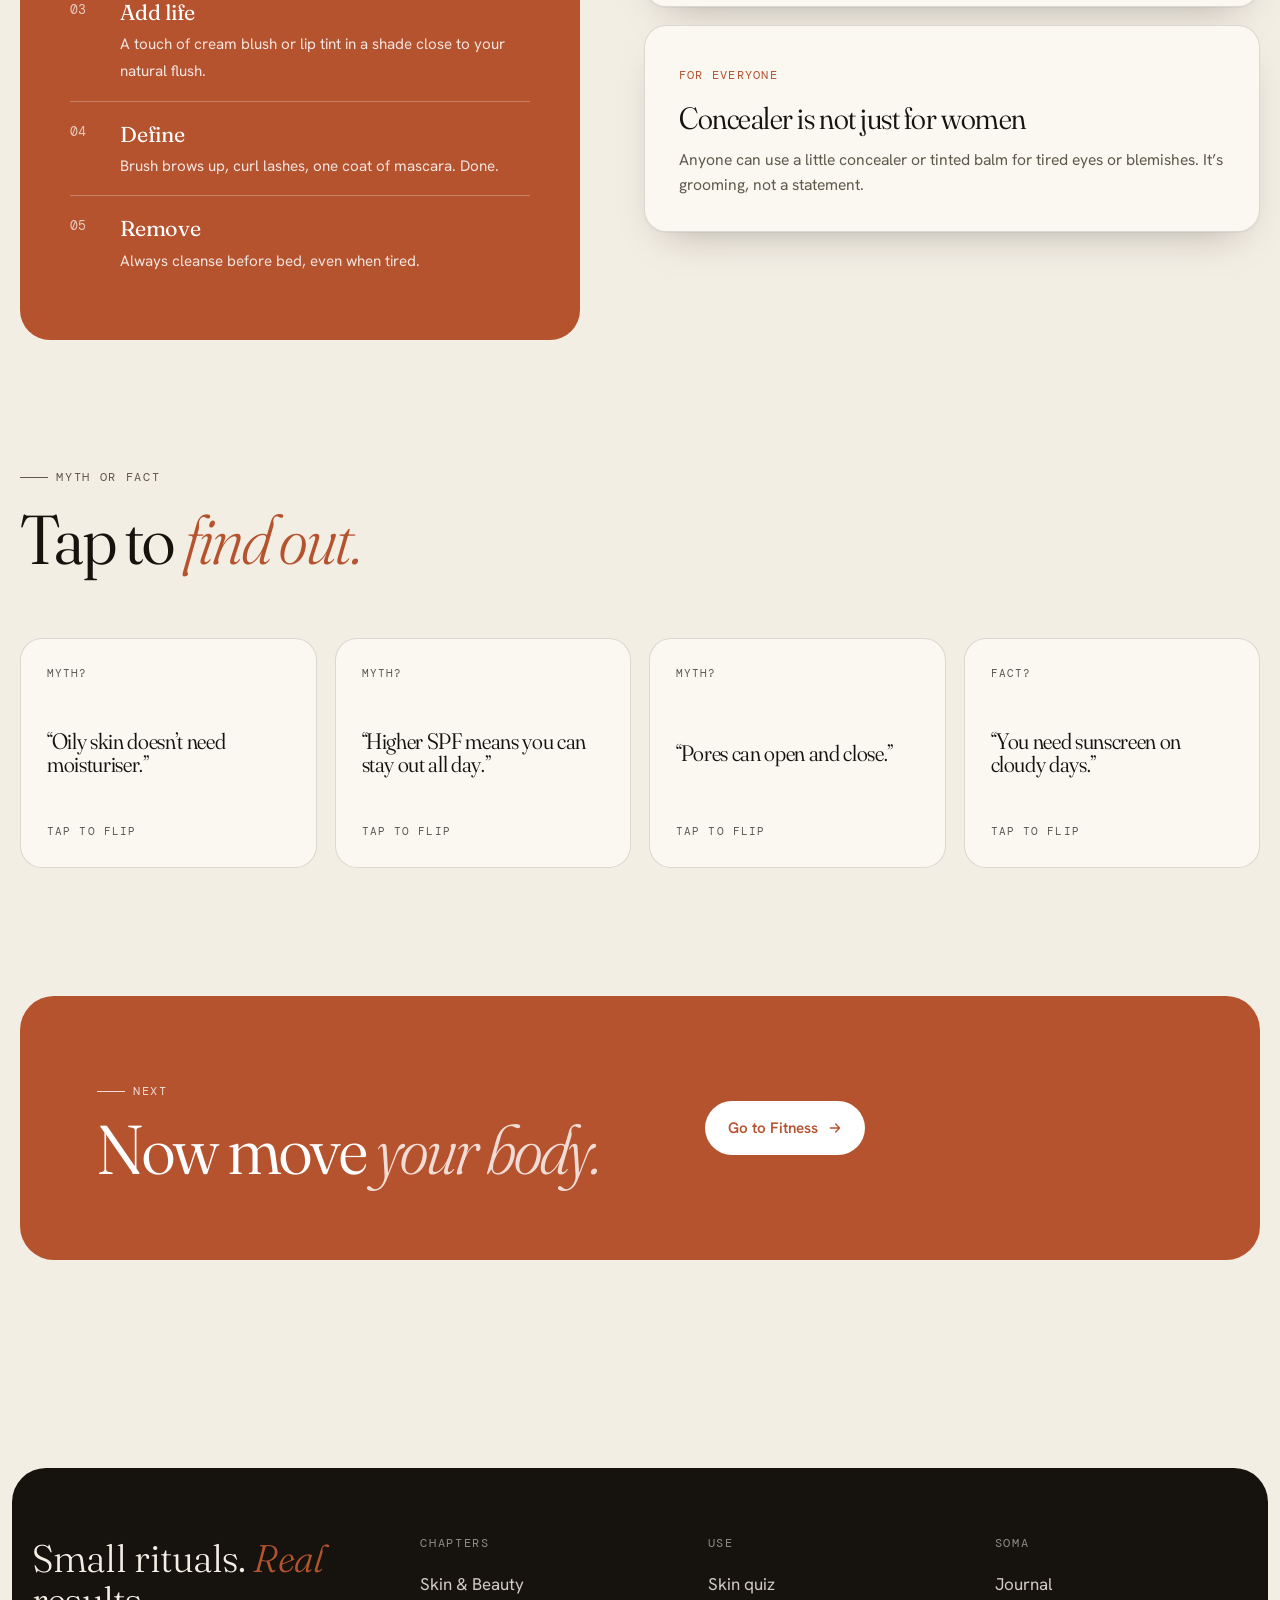
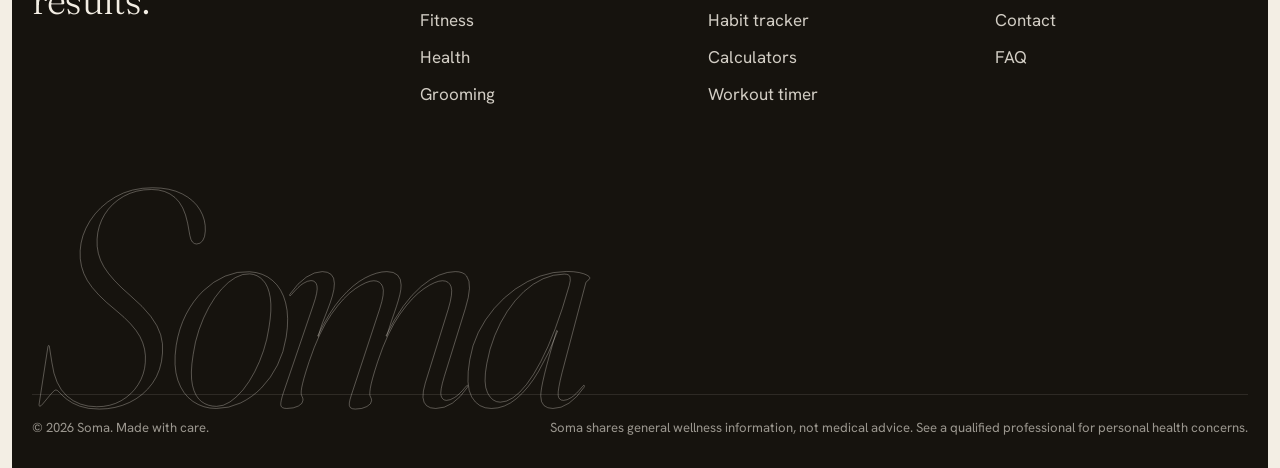
<file: skin.html>
<!doctype html>
<html lang="en">
<head>
<meta charset="utf-8">
<meta name="viewport" content="width=device-width,initial-scale=1">
<title>Skin & Beauty — Soma</title>
<meta name="description" content="Skincare routines by skin type, an ingredient index, hair care and makeup basics. Clear, honest and simple.">
<link rel="preconnect" href="https://fonts.googleapis.com"><link rel="preconnect" href="https://fonts.gstatic.com" crossorigin>
<link href="https://fonts.googleapis.com/css2?family=DM+Mono:wght@400;500&family=Fraunces:ital,opsz,wght,SOFT@0,9..144,300..700,0..100;1,9..144,300..700,0..100&family=Hanken+Grotesk:wght@300..700&display=swap" rel="stylesheet">
<link rel="stylesheet" href="css/base.css">
<script>try{var t=JSON.parse(localStorage.getItem('soma-theme'));document.documentElement.dataset.theme=t||(matchMedia('(prefers-color-scheme: dark)').matches?'dark':'light')}catch(e){}</script>
<style>
.hero{display:grid;grid-template-columns:1.15fr .85fr;gap:clamp(24px,5vw,70px);align-items:center;padding-top:30px;padding-bottom:clamp(60px,8vw,110px)}
.hero h1{margin:22px 0 26px}
.hero .chips{margin-top:30px}
.skin-art{border-radius:34px;overflow:hidden;background:#8E3F20;box-shadow:var(--shadow)}
.skin-art svg{width:100%;height:auto}
@media(max-width:900px){.hero{grid-template-columns:1fr}}
.found{display:grid;grid-template-columns:repeat(4,1fr);gap:0;border-top:1px solid var(--ink);border-bottom:1px solid var(--line)}
.found>div{padding:34px 26px 38px;border-right:1px solid var(--line);transition:background .4s}
.found>div:last-child{border:0}.found>div:hover{background:var(--accent-soft)}
.found b{font-family:var(--ff-d);font-weight:250;font-style:italic;font-size:5rem;line-height:.9;color:var(--accent);display:block;margin-bottom:22px}
.found h3{margin-bottom:10px}.found p{color:var(--muted);font-size:.96rem}
@media(max-width:900px){.found{grid-template-columns:1fr 1fr}.found>div:nth-child(2){border-right:0}.found>div{border-bottom:1px solid var(--line)}}
@media(max-width:560px){.found{grid-template-columns:1fr}.found>div{border-right:0}}
.type{display:grid;grid-template-columns:1fr 1.4fr;gap:20px}
.type-l{background:var(--accent);color:var(--on-accent);border-radius:var(--r);padding:clamp(26px,4vw,44px);display:flex;flex-direction:column;justify-content:space-between;gap:30px;min-height:360px}
.type-l h3{font-size:clamp(2.4rem,4.6vw,4rem);color:inherit}.type-l p{opacity:.9}
.type-l .feel{font-family:var(--ff-m);font-size:.74rem;letter-spacing:.1em;text-transform:uppercase;opacity:.8}
.steps{display:grid;grid-template-columns:1fr 1fr;gap:18px}
.steps ol{list-style:none;counter-reset:s;display:grid;gap:12px;margin-top:14px}
.steps li{counter-increment:s;display:flex;gap:14px;color:var(--muted);font-size:.96rem}
.steps li::before{content:counter(s);flex:none;width:26px;height:26px;border-radius:50%;background:var(--accent-soft);color:var(--accent);display:grid;place-items:center;font-family:var(--ff-m);font-size:.74rem;margin-top:2px}
.steps li b{color:var(--ink);font-weight:600}
.dd{grid-column:1/-1;display:grid;grid-template-columns:1fr 1fr;gap:18px}
@media(max-width:900px){.type,.steps,.dd{grid-template-columns:1fr}.type-l{min-height:0}}
.ing{display:grid;grid-template-columns:repeat(3,1fr);gap:16px}
.ing article{display:grid;gap:12px;align-content:start;transition:transform .4s,opacity .4s}
.ing article.off{display:none}
.ing h3{margin:2px 0}
.ing dl{display:grid;grid-template-columns:auto 1fr;gap:6px 14px;font-size:.9rem;border-top:1px dashed var(--line);padding-top:14px}
.ing dt{font-family:var(--ff-m);font-size:.68rem;letter-spacing:.1em;text-transform:uppercase;color:var(--accent);padding-top:.25em}
.ing dd{color:var(--muted)}
@media(max-width:900px){.ing{grid-template-columns:1fr 1fr}}@media(max-width:620px){.ing{grid-template-columns:1fr}}
.layer{display:flex;gap:0;overflow-x:auto;border-radius:var(--r);border:1px solid var(--line);scrollbar-width:none}
.layer div{flex:1 0 150px;padding:26px 22px;border-right:1px solid var(--line);background:linear-gradient(180deg,var(--surface),color-mix(in srgb,var(--accent) calc(var(--k)*1%),var(--surface)))}
.layer div:last-child{border:0}
.layer span{font-family:var(--ff-m);font-size:.7rem;color:var(--accent);letter-spacing:.1em}
.layer b{display:block;font-family:var(--ff-d);font-size:1.4rem;font-weight:400;margin:6px 0}.layer small{color:var(--muted);font-size:.85rem;display:block;line-height:1.4}
.two{display:grid;grid-template-columns:1fr 1.1fr;gap:clamp(24px,5vw,80px);align-items:start}
@media(max-width:900px){.two{grid-template-columns:1fr}}
.mk{background:var(--accent);color:var(--on-accent);border-radius:30px;padding:clamp(28px,4vw,50px)}
.mk .eyebrow{color:inherit;opacity:.8}.mk h2{color:inherit;margin:16px 0 24px}.mk h2 em{color:inherit;opacity:.78}
.mk ol{display:grid;gap:0;list-style:none;counter-reset:m}
.mk li{counter-increment:m;display:grid;grid-template-columns:44px 1fr;gap:6px;padding:16px 0;border-top:1px solid color-mix(in srgb,currentColor 28%,transparent)}
.mk li::before{content:"0" counter(m);font-family:var(--ff-m);font-size:.8rem;padding-top:.3em;opacity:.7}
.mk li b{display:block;font-family:var(--ff-d);font-weight:400;font-size:1.35rem;letter-spacing:-.01em}.mk li span{opacity:.85;font-size:.95rem}
</style>
</head>
<body class="p-skin" data-page="skin">
<div id="site-header"></div>

<main>
<div class="wrap hero">
  <div>
    <span class="eyebrow rv">Chapter 01 — Skin &amp; Beauty</span>
    <h1 class="rv" style="--d:.06s">Skin,<br><em>understood.</em></h1>
    <p class="lead rv" style="--d:.14s">Your skin is your largest organ and it asks for very little: clean, hydrated, protected. Here is how to do that for your type, in plain language.</p>
    <div class="chips rv" style="--d:.2s"><a class="chip" href="#foundation">The foundation</a><a class="chip" href="#type">By skin type</a><a class="chip" href="#ingredients">Ingredients</a><a class="chip" href="#hair">Hair</a><a class="chip" href="#makeup">Makeup</a><a class="chip" href="#myths">Myths</a></div>
  </div>
  <div class="skin-art tilt rv" data-tilt="5" style="--d:.1s">
    <svg viewBox="0 0 420 470" role="img" aria-label="Cross-section of skin showing epidermis, dermis and hypodermis">
      <rect width="420" height="470" fill="#8E3F20"/>
      <path d="M0 110Q35 92 70 110T140 110T210 110T280 110T350 110T420 110V172H0Z" fill="#F6D3B3"/>
      <rect y="172" width="420" height="170" fill="#E9A57A"/>
      <rect y="342" width="420" height="128" fill="#D98A5E"/>
      <g fill="#F2B98F" opacity=".7"><circle cx="40" cy="400" r="26"/><circle cx="110" cy="430" r="22"/><circle cx="180" cy="395" r="28"/><circle cx="260" cy="430" r="24"/><circle cx="340" cy="398" r="27"/><circle cx="395" cy="440" r="20"/></g>
      <path d="M210 328V108Q212 62 232 20" stroke="#2A1608" stroke-width="6" fill="none" stroke-linecap="round"/>
      <path d="M196 328Q210 300 224 328Q222 350 210 352Q198 350 196 328Z" fill="#2A1608"/>
      <path d="M110 120V250" stroke="#7A3516" stroke-width="3" fill="none" stroke-dasharray="2 5" stroke-linecap="round"/>
      <path d="M110 250q-22 6-16 22t26 8q22-6 14-24t-24-6" stroke="#7A3516" stroke-width="3" fill="none"/>
      <path d="M0 232Q60 210 110 232T230 232T350 232T420 222" stroke="#C8472B" stroke-width="4" fill="none" stroke-linecap="round"/>
      <path d="M0 300Q80 280 160 300T320 296T420 290" stroke="#C8472B" stroke-width="3" fill="none" opacity=".7"/>
      <g font-family="DM Mono,monospace" font-size="11.5" letter-spacing="1.2">
        <text x="262" y="146" fill="#4A200D">EPIDERMIS</text><text x="262" y="162" fill="#4A200D" opacity=".75" font-size="10">THE BARRIER</text>
        <text x="262" y="262" fill="#4A200D">DERMIS</text><text x="262" y="278" fill="#4A200D" opacity=".75" font-size="10">COLLAGEN · VESSELS</text>
        <text x="262" y="372" fill="#4A200D">HYPODERMIS</text><text x="262" y="388" fill="#4A200D" opacity=".75" font-size="10">CUSHION · WARMTH</text>
        <text x="22" y="38" fill="#FFD9B8" font-size="12">≈ 2 mm of you</text>
      </g>
    </svg>
  </div>
</div>

<section id="foundation" style="padding-top:0">
  <div class="wrap">
    <div class="sec-head rv"><span class="eyebrow">The foundation</span><h2>Four steps. <em>That’s the whole secret.</em></h2><p class="lead">Everything else is optional. Get these four right, every day, before you buy anything else.</p></div>
    <div class="found">
      <div class="rv"><b>1</b><h3>Cleanse</h3><p>Remove dirt, oil and sunscreen with a gentle, non-stripping cleanser. Twice a day is enough; skin should never feel tight afterwards.</p></div>
      <div class="rv" style="--d:.06s"><b>2</b><h3>Treat</h3><p>Optional targeted serum for one concern — acne, dullness, ageing. Add one product at a time, a few weeks apart.</p></div>
      <div class="rv" style="--d:.12s"><b>3</b><h3>Moisturise</h3><p>Locks in water and supports the skin barrier. Even oily skin needs it — choose a lighter gel formula.</p></div>
      <div class="rv" style="--d:.18s"><b>4</b><h3>Protect</h3><p>Broad-spectrum SPF 30+ every morning, and reapply about every two hours in strong sun.</p></div>
    </div>
  </div>
</section>

<section id="type" style="background:var(--accent-soft);border-radius:40px;margin-inline:12px">
  <div class="wrap">
    <div class="sec-head rv"><span class="eyebrow">By skin type</span><h2>Find your <em>routine.</em></h2><p class="lead">Not sure of your type? Take the 2-minute <a href="tools.html" style="color:var(--accent);text-decoration:underline;text-underline-offset:4px">skin quiz</a>.</p></div>
    <div data-tabs>
      <div class="tabs-nav"><button class="chip" data-tab="oily">Oily</button><button class="chip" data-tab="dry">Dry</button><button class="chip" data-tab="combo">Combination</button><button class="chip" data-tab="sens">Sensitive</button><button class="chip" data-tab="norm">Normal</button></div>

      <div class="tab-panel type" data-panel="oily">
        <div class="type-l"><span class="feel">Shiny by midday · visible pores</span><div><h3>Oily</h3><p>Balance, don’t strip. Over-cleansing makes skin produce even more oil.</p></div></div>
        <div class="steps">
          <div class="card"><span class="num">MORNING</span><ol><li><b>Gel or foam cleanser</b> — gentle, rinse with lukewarm water</li><li><b>Niacinamide serum</b> — helps balance oil</li><li><b>Light gel moisturiser</b> — oil-free</li><li><b>Matte or gel SPF 30+</b></li></ol></div>
          <div class="card"><span class="num">EVENING</span><ol><li><b>Cleanse</b> (double cleanse if wearing SPF or makeup)</li><li><b>Salicylic acid</b> 2–3 nights a week</li><li><b>Light moisturiser</b></li></ol></div>
          <div class="dd"><div class="card"><span class="num">LOOK FOR</span><ul class="tick"><li>Niacinamide, salicylic acid, clay</li><li>“Non-comedogenic” labels</li></ul></div><div class="card"><span class="num">AVOID</span><ul class="tick"><li>Harsh scrubs and alcohol-heavy toners</li><li>Heavy, occlusive creams</li></ul></div></div>
        </div>
      </div>

      <div class="tab-panel type" data-panel="dry">
        <div class="type-l"><span class="feel">Tight · flaky · dull</span><div><h3>Dry</h3><p>Dry skin lacks oil; it needs water, then something to seal it in.</p></div></div>
        <div class="steps">
          <div class="card"><span class="num">MORNING</span><ol><li><b>Rinse or cream cleanser</b> — no foaming</li><li><b>Hyaluronic acid</b> on damp skin</li><li><b>Rich moisturiser</b> with ceramides</li><li><b>Hydrating SPF 30+</b></li></ol></div>
          <div class="card"><span class="num">EVENING</span><ol><li><b>Cream or balm cleanser</b></li><li><b>Hydrating serum</b></li><li><b>Barrier cream</b>, then a thin layer of balm on dry patches</li></ol></div>
          <div class="dd"><div class="card"><span class="num">LOOK FOR</span><ul class="tick"><li>Ceramides, glycerin, squalane</li><li>Hyaluronic acid on damp skin</li></ul></div><div class="card"><span class="num">AVOID</span><ul class="tick"><li>Very hot showers</li><li>Strong foaming cleansers</li></ul></div></div>
        </div>
      </div>

      <div class="tab-panel type" data-panel="combo">
        <div class="type-l"><span class="feel">Oily T-zone · drier cheeks</span><div><h3>Combination</h3><p>Treat zones differently: lighter products on the T-zone, richer on dry areas.</p></div></div>
        <div class="steps">
          <div class="card"><span class="num">MORNING</span><ol><li><b>Gentle gel cleanser</b></li><li><b>Niacinamide</b> all over</li><li><b>Light moisturiser</b>, a little more on cheeks</li><li><b>SPF 30+</b></li></ol></div>
          <div class="card"><span class="num">EVENING</span><ol><li><b>Cleanse</b></li><li><b>BHA on T-zone</b> 2 nights a week</li><li><b>Hydrating serum</b> on cheeks</li><li><b>Moisturiser</b></li></ol></div>
          <div class="dd"><div class="card"><span class="num">LOOK FOR</span><ul class="tick"><li>Balanced, lightweight formulas</li><li>Multi-masking (clay only where oily)</li></ul></div><div class="card"><span class="num">AVOID</span><ul class="tick"><li>One heavy product for the whole face</li></ul></div></div>
        </div>
      </div>

      <div class="tab-panel type" data-panel="sens">
        <div class="type-l"><span class="feel">Stings · reddens easily</span><div><h3>Sensitive</h3><p>Keep it minimal and fragrance-free. Patch-test anything new for 48 hours.</p></div></div>
        <div class="steps">
          <div class="card"><span class="num">MORNING</span><ol><li><b>Lukewarm water</b> or a very mild cleanser</li><li><b>Soothing moisturiser</b> (centella, oat, ceramides)</li><li><b>Mineral SPF</b> (zinc oxide)</li></ol></div>
          <div class="card"><span class="num">EVENING</span><ol><li><b>Mild cleanser</b></li><li><b>Barrier-repair cream</b></li></ol></div>
          <div class="dd"><div class="card"><span class="num">LOOK FOR</span><ul class="tick"><li>Fragrance-free, short ingredient lists</li><li>Azelaic acid for redness</li></ul></div><div class="card"><span class="num">AVOID</span><ul class="tick"><li>Fragrance, essential oils, many actives at once</li><li>Persistent redness or burning? See a dermatologist</li></ul></div></div>
        </div>
      </div>

      <div class="tab-panel type" data-panel="norm">
        <div class="type-l"><span class="feel">Comfortable · balanced</span><div><h3>Normal</h3><p>Lucky you. Protect what you have and stay consistent.</p></div></div>
        <div class="steps">
          <div class="card"><span class="num">MORNING</span><ol><li><b>Gentle cleanser</b></li><li><b>Vitamin C</b> (optional)</li><li><b>Moisturiser</b></li><li><b>SPF 30+</b></li></ol></div>
          <div class="card"><span class="num">EVENING</span><ol><li><b>Cleanse</b></li><li><b>Retinol</b> 2–3 nights a week (optional)</li><li><b>Moisturiser</b></li></ol></div>
          <div class="dd"><div class="card"><span class="num">LOOK FOR</span><ul class="tick"><li>Antioxidants in the morning</li><li>Consistency over complexity</li></ul></div><div class="card"><span class="num">AVOID</span><ul class="tick"><li>Skipping sunscreen</li></ul></div></div>
        </div>
      </div>
    </div>
  </div>
</section>

<section style="padding-bottom:0">
  <div class="wrap">
    <div class="sec-head rv"><span class="eyebrow">Layering</span><h2>Thinnest <em>to thickest.</em></h2></div>
    <div class="layer rv">
      <div style="--k:2"><span>01</span><b>Cleanser</b><small>Wash off and rinse</small></div>
      <div style="--k:5"><span>02</span><b>Toner / essence</b><small>Optional hydration</small></div>
      <div style="--k:9"><span>03</span><b>Serum</b><small>Targeted treatment</small></div>
      <div style="--k:14"><span>04</span><b>Moisturiser</b><small>Seals everything in</small></div>
      <div style="--k:20"><span>05</span><b>Sunscreen</b><small>Always last in the morning</small></div>
    </div>
  </div>
</section>

<section id="ingredients">
  <div class="wrap">
    <div class="sec-head rv"><span class="eyebrow">Ingredient index</span><h2>What it does, <em>honestly.</em></h2><p class="lead">Filter by what you want to fix. Start with one active at a time.</p></div>
    <div class="chips rv" id="ifilter" style="margin-bottom:30px">
      <button class="chip on" data-f="all">All</button><button class="chip" data-f="acne">Acne</button><button class="chip" data-f="age">Ageing</button><button class="chip" data-f="dry">Dryness</button><button class="chip" data-f="dull">Dullness</button><button class="chip" data-f="sun">Sun</button>
    </div>
    <div class="ing">
      <article class="card tilt" data-tilt="4" data-c="acne dull"><span class="tag">Balances</span><h3>Niacinamide</h3><p>Calms, helps regulate oil and supports the barrier.</p><dl><dt>Use</dt><dd>AM or PM</dd><dt>Pairs</dt><dd>Almost everything</dd><dt>Note</dt><dd>Start at 2–5%</dd></dl></article>
      <article class="card tilt" data-tilt="4" data-c="age acne"><span class="tag">Renews</span><h3>Retinol</h3><p>Smooths texture and fine lines; helps with breakouts.</p><dl><dt>Use</dt><dd>PM only, start 2 nights/week</dd><dt>Pairs</dt><dd>Moisturiser, niacinamide</dd><dt>Note</dt><dd>Daily SPF; avoid in pregnancy — ask your doctor</dd></dl></article>
      <article class="card tilt" data-tilt="4" data-c="dull age sun"><span class="tag">Brightens</span><h3>Vitamin C</h3><p>An antioxidant that brightens and boosts sun protection.</p><dl><dt>Use</dt><dd>AM, under SPF</dd><dt>Pairs</dt><dd>Vitamin E, SPF</dd><dt>Note</dt><dd>Can sting; store away from light</dd></dl></article>
      <article class="card tilt" data-tilt="4" data-c="dry"><span class="tag">Hydrates</span><h3>Hyaluronic acid</h3><p>Draws water into the skin for a plumper feel.</p><dl><dt>Use</dt><dd>AM and PM on damp skin</dd><dt>Pairs</dt><dd>Everything</dd><dt>Note</dt><dd>Seal with moisturiser</dd></dl></article>
      <article class="card tilt" data-tilt="4" data-c="acne"><span class="tag">Unclogs</span><h3>Salicylic acid</h3><p>An oil-soluble BHA that clears pores and blackheads.</p><dl><dt>Use</dt><dd>PM, 2–3 times a week</dd><dt>Pairs</dt><dd>Moisturiser</dd><dt>Note</dt><dd>Don’t stack with strong retinol</dd></dl></article>
      <article class="card tilt" data-tilt="4" data-c="dull age"><span class="tag">Exfoliates</span><h3>AHAs (glycolic, lactic)</h3><p>Dissolve dead skin for a smoother, brighter surface.</p><dl><dt>Use</dt><dd>PM, 1–2 times a week</dd><dt>Pairs</dt><dd>Hydrators</dd><dt>Note</dt><dd>Makes skin sun-sensitive</dd></dl></article>
      <article class="card tilt" data-tilt="4" data-c="dry"><span class="tag">Repairs</span><h3>Ceramides</h3><p>Fats that make up the skin barrier; great for dry or sensitive skin.</p><dl><dt>Use</dt><dd>AM and PM</dd><dt>Pairs</dt><dd>Everything</dd><dt>Note</dt><dd>Look in moisturisers</dd></dl></article>
      <article class="card tilt" data-tilt="4" data-c="acne dull"><span class="tag">Calms</span><h3>Azelaic acid</h3><p>Helps redness, breakouts and uneven tone; gentle on most skin.</p><dl><dt>Use</dt><dd>AM or PM</dd><dt>Pairs</dt><dd>Niacinamide</dd><dt>Note</dt><dd>Mild tingling at first is normal</dd></dl></article>
      <article class="card tilt" data-tilt="4" data-c="sun age"><span class="tag">Protects</span><h3>Sunscreen</h3><p>The most proven anti-ageing and skin-cancer-prevention product.</p><dl><dt>Use</dt><dd>Every morning, SPF 30+</dd><dt>Amount</dt><dd>Two finger-lengths, face and neck</dd><dt>Note</dt><dd>Reapply every ~2 hours in sun</dd></dl></article>
    </div>
  </div>
</section>

<section id="hair" style="background:var(--surface2);border-radius:40px;margin-inline:12px">
  <div class="wrap two">
    <div class="rv"><span class="eyebrow">Hair care</span><h2 style="margin:18px 0 22px">Healthy hair <em>starts at the scalp.</em></h2><p class="lead">A few small rules cover most hair types — for any length, any gender.</p></div>
    <div class="rv" style="--d:.08s">
      <details open><summary>Oily scalp, limp hair</summary><p>Wash more often with a clarifying or gentle shampoo, focus on the roots, and put conditioner on the lengths only. Don’t over-brush.</p></details>
      <details><summary>Dry, frizzy hair</summary><p>Wash less often with a sulfate-free shampoo, use a rich conditioner and a leave-in, and let hair air-dry when you can. Lower the heat on styling tools and use a protectant.</p></details>
      <details><summary>Curly and coily hair</summary><p>Moisture is the priority. Detangle with conditioner in, finger-comb or use a wide-tooth comb, and sleep on silk or satin or in a loose bonnet.</p></details>
      <details><summary>Shedding or thinning</summary><p>Some daily shedding is normal. If you notice sudden or patchy loss, or a widening part, speak to a doctor or dermatologist — causes include stress, iron, thyroid, and genetics, and early advice helps.</p></details>
      <details><summary>Dandruff and itch</summary><p>Try a shampoo with zinc pyrithione, ketoconazole or selenium sulfide, leaving it on for a few minutes. If it persists, see a professional.</p></details>
    </div>
  </div>
</section>

<section id="makeup">
  <div class="wrap two">
    <div class="mk tilt rv" data-tilt="3">
      <span class="eyebrow">Makeup basics</span>
      <h2>Less, <em>placed well.</em></h2>
      <ol>
        <li><div><b>Prep</b><span>Moisturiser, then SPF. Wait a couple of minutes.</span></div></li>
        <li><div><b>Even it out</b><span>Skin tint or concealer only where needed. Blend with fingers or a damp sponge.</span></div></li>
        <li><div><b>Add life</b><span>A touch of cream blush or lip tint in a shade close to your natural flush.</span></div></li>
        <li><div><b>Define</b><span>Brush brows up, curl lashes, one coat of mascara. Done.</span></div></li>
        <li><div><b>Remove</b><span>Always cleanse before bed, even when tired.</span></div></li>
      </ol>
    </div>
    <div class="rv" style="--d:.1s;display:grid;gap:18px">
      <div class="card"><span class="num">FIND YOUR UNDERTONE</span><h3>Check your veins</h3><p>Greenish veins usually suggest a warm undertone, bluish a cool one, and a mix means neutral. Gold jewellery flatters warm; silver, cool.</p></div>
      <div class="card"><span class="num">TOOLS</span><h3>Clean brushes weekly</h3><p>Dirty brushes and sponges trap oil and bacteria, which can cause breakouts. Wash with mild soap and air-dry.</p></div>
      <div class="card"><span class="num">FOR EVERYONE</span><h3>Concealer is not just for women</h3><p>Anyone can use a little concealer or tinted balm for tired eyes or blemishes. It’s grooming, not a statement.</p></div>
    </div>
  </div>
</section>

<section id="myths" style="padding-top:0">
  <div class="wrap">
    <div class="sec-head rv"><span class="eyebrow">Myth or fact</span><h2>Tap to <em>find out.</em></h2></div>
    <div class="grid g4">
      <div class="flip rv"><div class="flip-in"><div class="flip-f"><small>Myth?</small><h3>“Oily skin doesn’t need moisturiser.”</h3><small>Tap to flip</small></div><div class="flip-b"><small>Myth</small><p>Skin that lacks water can still make oil. A light gel moisturiser helps balance it.</p></div></div></div>
      <div class="flip rv" style="--d:.06s"><div class="flip-in"><div class="flip-f"><small>Myth?</small><h3>“Higher SPF means you can stay out all day.”</h3><small>Tap to flip</small></div><div class="flip-b"><small>Myth</small><p>Any SPF wears off. Reapply about every two hours and after swimming or sweating.</p></div></div></div>
      <div class="flip rv" style="--d:.12s"><div class="flip-in"><div class="flip-f"><small>Myth?</small><h3>“Pores can open and close.”</h3><small>Tap to flip</small></div><div class="flip-b"><small>Myth</small><p>Pores aren’t muscles. Warm water loosens oil but they don’t open or close; cleansing keeps them clear.</p></div></div></div>
      <div class="flip rv" style="--d:.18s"><div class="flip-in"><div class="flip-f"><small>Fact?</small><h3>“You need sunscreen on cloudy days.”</h3><small>Tap to flip</small></div><div class="flip-b"><small>Fact</small><p>Much of UV passes through cloud and even windows. Daily SPF is the habit that counts.</p></div></div></div>
    </div>
  </div>
</section>

<section style="padding-top:0">
  <div class="wrap"><div class="news rv"><div><span class="eyebrow" style="color:inherit;opacity:.8">Next</span><h2 style="margin-top:14px">Now move <em>your body.</em></h2></div><div><a class="btn" style="background:var(--on-accent);color:var(--accent)" href="fitness.html">Go to Fitness <svg viewBox="0 0 24 24" fill="none" stroke="currentColor" stroke-width="2" stroke-linecap="round" stroke-linejoin="round"><path d="M5 12h14M13 6l6 6-6 6"/></svg></a></div></div></div>
</section>
</main>

<footer id="site-footer"></footer>
<script src="js/main.js"></script>
<script>
(() => {
  const { $, $$ } = SOMA, btns = $$('#ifilter .chip'), items = $$('.ing article');
  btns.forEach(b => b.onclick = () => {
    btns.forEach(x => x.classList.toggle('on', x === b));
    items.forEach(a => a.classList.toggle('off', b.dataset.f !== 'all' && !a.dataset.c.split(' ').includes(b.dataset.f)));
  });
})();
</script>
</body>
</html>
</file>
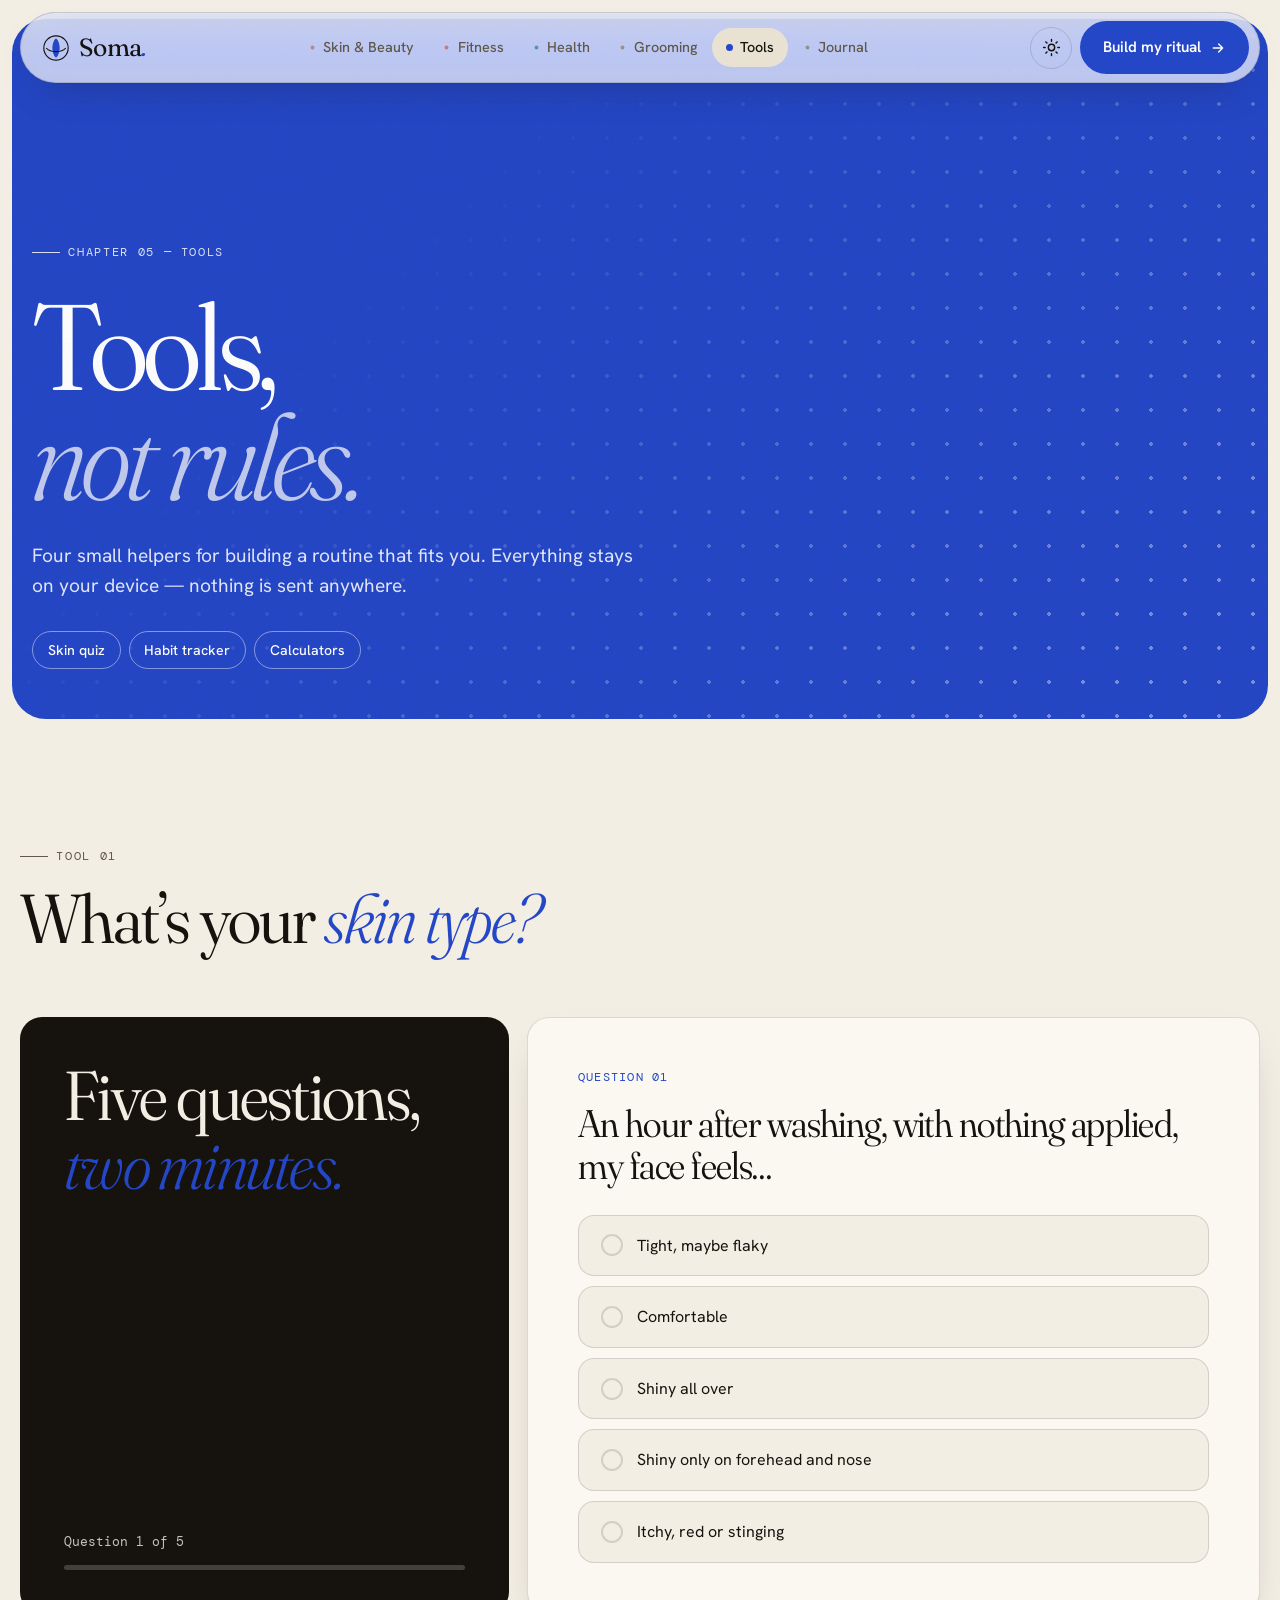
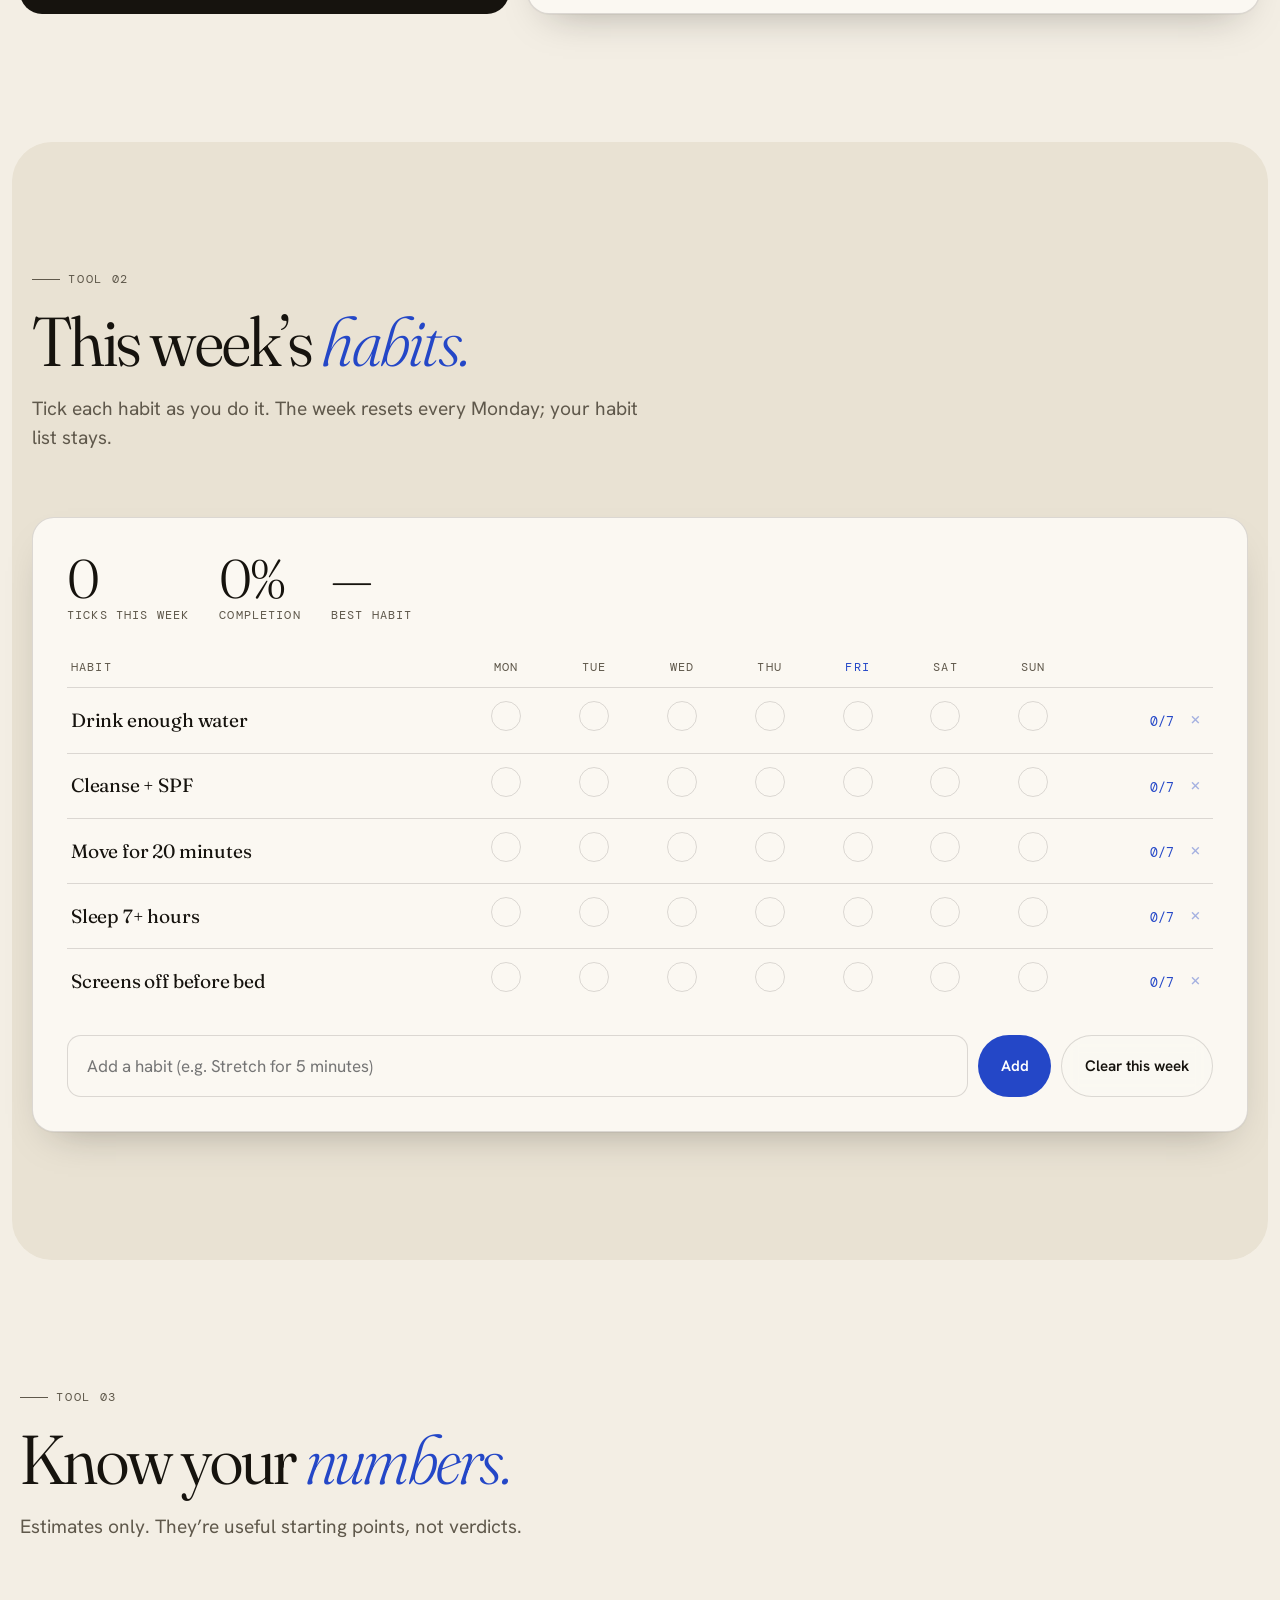
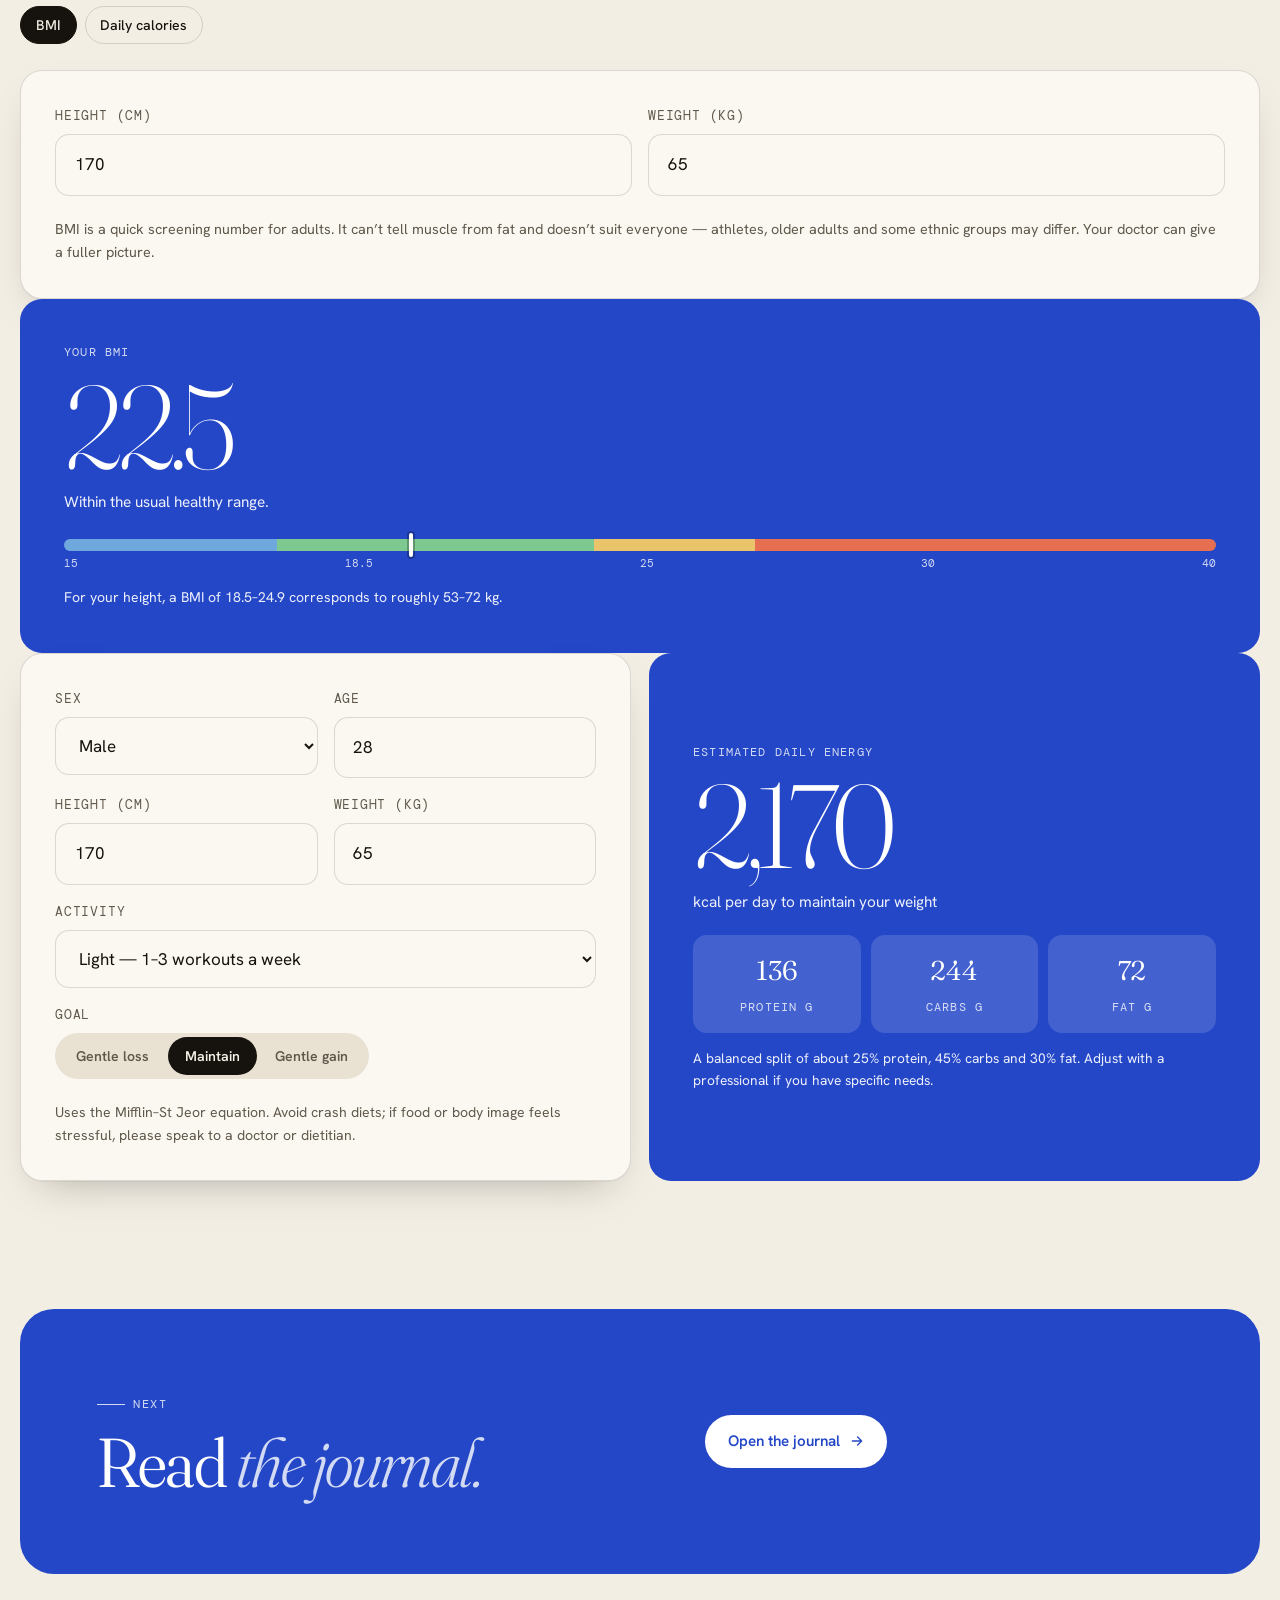
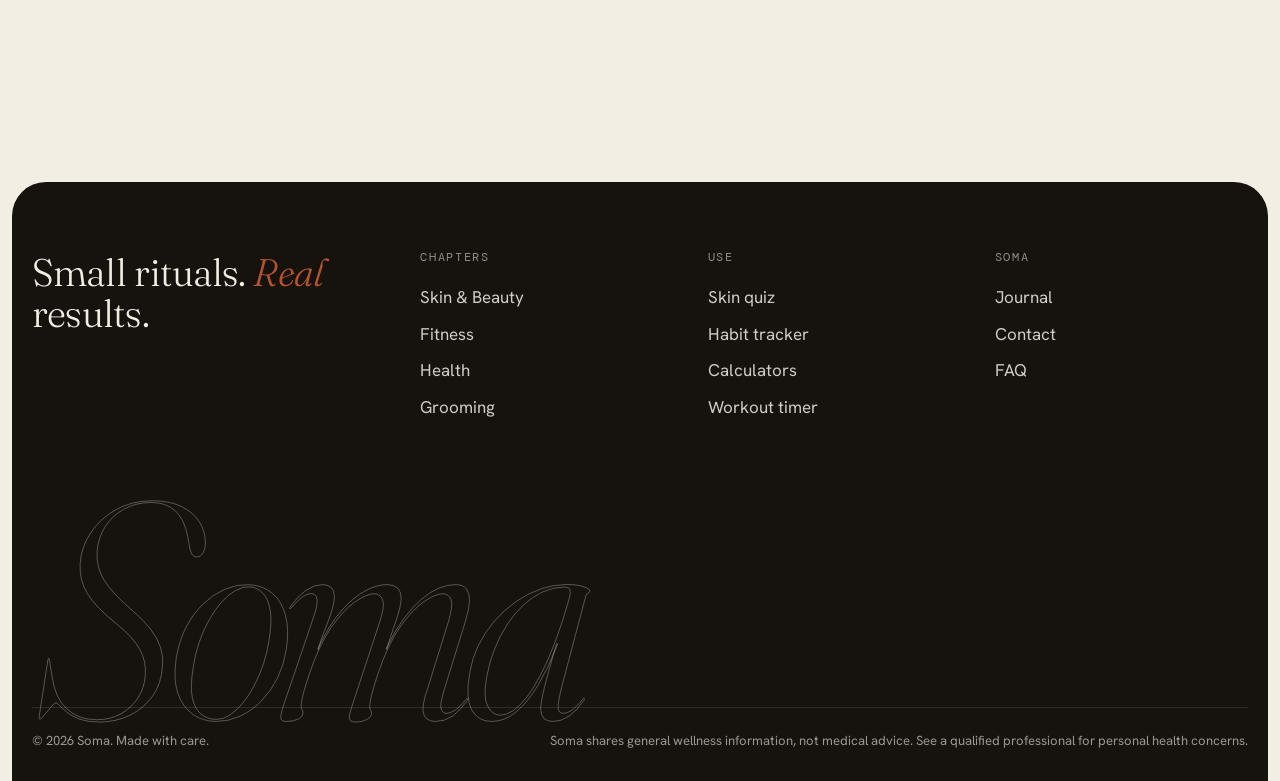
<file: tools.html>
<!doctype html>
<html lang="en">
<head>
<meta charset="utf-8">
<meta name="viewport" content="width=device-width,initial-scale=1">
<title>Tools — Soma</title>
<meta name="description" content="A skin type quiz, a weekly habit tracker, and BMI and calorie calculators. Everything saves privately in your browser.">
<link rel="preconnect" href="https://fonts.googleapis.com"><link rel="preconnect" href="https://fonts.gstatic.com" crossorigin>
<link href="https://fonts.googleapis.com/css2?family=DM+Mono:wght@400;500&family=Fraunces:ital,opsz,wght,SOFT@0,9..144,300..700,0..100;1,9..144,300..700,0..100&family=Hanken+Grotesk:wght@300..700&display=swap" rel="stylesheet">
<link rel="stylesheet" href="css/base.css">
<script>try{var t=JSON.parse(localStorage.getItem('soma-theme'));document.documentElement.dataset.theme=t||(matchMedia('(prefers-color-scheme: dark)').matches?'dark':'light')}catch(e){}</script>
<style>
.th{margin:-76px 12px 0;border-radius:34px;background:var(--accent);color:var(--on-accent);position:relative;overflow:hidden;min-height:min(78vh,700px);display:flex;align-items:flex-end}
.th::before{content:"";position:absolute;inset:0;background-image:radial-gradient(circle,color-mix(in srgb,var(--on-accent) 40%,transparent) 1.6px,transparent 2px);background-size:34px 34px;mask-image:linear-gradient(135deg,transparent 30%,#000 90%);-webkit-mask-image:linear-gradient(135deg,transparent 30%,#000 90%)}
.th .wrap{position:relative;padding:150px 0 50px;display:grid;gap:30px}
.th h1 em{color:inherit;opacity:.72}.th .eyebrow{color:inherit;opacity:.85}.th .lead{color:inherit;opacity:.88}
.th .chip{border-color:color-mix(in srgb,var(--on-accent) 45%,transparent);color:inherit}.th .chip:hover{background:var(--on-accent);color:var(--accent)}
.quiz{display:grid;grid-template-columns:.8fr 1.2fr;gap:18px}
@media(max-width:900px){.quiz{grid-template-columns:1fr}}
.qside{display:flex;flex-direction:column;justify-content:space-between;gap:30px;padding:clamp(26px,4vw,44px);border-radius:var(--r);background:var(--ink);color:var(--bg);min-height:420px}
.qside h2{color:inherit}.qside h2 em{color:var(--accent)}
.qbar{height:5px;border-radius:9px;background:color-mix(in srgb,var(--bg) 20%,transparent);overflow:hidden}
.qbar i{display:block;height:100%;width:0;background:var(--accent);transition:width .6s cubic-bezier(.2,.8,.2,1)}
.qbox{padding:clamp(26px,4vw,50px);min-height:420px;display:flex;flex-direction:column;justify-content:center}
.qbox h3{font-size:clamp(1.6rem,3vw,2.4rem);margin:14px 0 28px;line-height:1.1}
.opts{display:grid;gap:10px}
.opt{text-align:left;padding:17px 22px;border-radius:16px;border:1px solid var(--line);background:var(--bg);font-size:1rem;transition:.3s;display:flex;gap:14px;align-items:center}
.opt::before{content:"";flex:none;width:18px;height:18px;border-radius:50%;border:2px solid var(--line);transition:.3s}
.opt:hover{border-color:var(--accent);transform:translateX(6px)}.opt:hover::before{border-color:var(--accent);background:var(--accent)}
.res h3{font-size:clamp(2.6rem,6vw,4.6rem);margin:12px 0 14px}.res h3 em{display:inline}
.bars{display:grid;gap:12px;margin:26px 0}
.bars div{display:grid;grid-template-columns:100px 1fr 30px;gap:14px;align-items:center;font-family:var(--ff-m);font-size:.78rem}
.bars i{height:10px;border-radius:9px;background:var(--line);position:relative;overflow:hidden}
.bars i::after{content:"";position:absolute;inset:0;width:var(--w);background:var(--accent);border-radius:9px;transition:width 1s cubic-bezier(.2,.8,.2,1)}
.hab{overflow-x:auto}
.hab table{width:100%;border-collapse:collapse;min-width:640px}
.hab th{font-family:var(--ff-m);font-size:.72rem;letter-spacing:.1em;text-transform:uppercase;color:var(--muted);font-weight:400;padding:10px 8px;text-align:center}
.hab th:first-child,.hab td:first-child{text-align:left;padding-left:4px}
.hab th.today{color:var(--accent)}
.hab td{padding:13px 8px;border-top:1px solid var(--line);text-align:center}
.hab td:first-child{font-family:var(--ff-d);font-size:1.2rem;letter-spacing:-.01em}
.hab td:last-child{font-family:var(--ff-m);font-size:.82rem;color:var(--accent);text-align:right;padding-right:4px;white-space:nowrap}
.hab input[type=checkbox]{appearance:none;-webkit-appearance:none;width:30px;height:30px;border-radius:50%;border:1.5px solid var(--line);cursor:pointer;transition:.25s;display:inline-grid;place-items:center;background:transparent}
.hab input:hover{border-color:var(--accent)}
.hab input:checked{background:var(--accent);border-color:var(--accent)}
.hab input:checked::after{content:"";width:8px;height:14px;border:solid var(--on-accent);border-width:0 2.5px 2.5px 0;transform:rotate(45deg) translate(-1px,-1px)}
.del{opacity:.4;font-size:1.1rem;padding:0 8px}.del:hover{opacity:1;color:var(--accent)}
.addh{display:flex;gap:10px;margin-top:22px;flex-wrap:wrap}.addh input{flex:1;min-width:200px}
.sumrow{display:flex;gap:30px;flex-wrap:wrap;align-items:center;margin-bottom:24px}
.sumrow b{font-family:var(--ff-d);font-weight:300;font-size:3.4rem;letter-spacing:-.04em;line-height:1}
.sumrow span{font-family:var(--ff-m);font-size:.72rem;letter-spacing:.1em;text-transform:uppercase;color:var(--muted);display:block}
.calc2{display:grid;grid-template-columns:1fr 1fr;gap:18px}
@media(max-width:860px){.calc2{grid-template-columns:1fr}}
.fields{display:grid;grid-template-columns:1fr 1fr;gap:16px}
.out{background:var(--accent);color:var(--on-accent);border-radius:var(--r);padding:clamp(26px,4vw,44px);display:grid;gap:14px;align-content:center}
.out .n{font-family:var(--ff-d);font-weight:250;font-size:clamp(4.4rem,10vw,7.4rem);letter-spacing:-.05em;line-height:.85}
.out small{font-family:var(--ff-m);font-size:.74rem;letter-spacing:.1em;text-transform:uppercase;opacity:.8}
.out p{opacity:.92;font-size:.96rem}
.scale{height:12px;border-radius:9px;background:linear-gradient(90deg,#6FA8DC 0 18.5%,#7DC98F 18.5% 46%,#E9C46A 46% 60%,#E76F51 60%);position:relative;margin:10px 0 4px}
.scale i{position:absolute;top:-6px;width:4px;height:24px;border-radius:2px;background:#fff;box-shadow:0 0 0 2px rgba(0,0,0,.25);left:var(--x);transition:left .8s cubic-bezier(.2,.8,.2,1)}
.meals{display:grid;grid-template-columns:repeat(3,1fr);gap:10px;margin-top:6px}
.meals div{background:color-mix(in srgb,var(--on-accent) 14%,transparent);border-radius:14px;padding:14px;text-align:center}
.meals b{display:block;font-family:var(--ff-d);font-weight:350;font-size:1.7rem}
</style>
</head>
<body class="p-tools" data-page="tools">
<div id="site-header"></div>

<header class="th grain">
  <div class="wrap">
    <span class="eyebrow rv">Chapter 05 — Tools</span>
    <h1 class="rv" style="--d:.06s">Tools,<br><em>not rules.</em></h1>
    <p class="lead rv" style="--d:.14s">Four small helpers for building a routine that fits you. Everything stays on your device — nothing is sent anywhere.</p>
    <div class="chips rv" style="--d:.2s"><a class="chip" href="#quiz">Skin quiz</a><a class="chip" href="#tracker">Habit tracker</a><a class="chip" href="#calc">Calculators</a></div>
  </div>
</header>

<section id="quiz">
  <div class="wrap">
    <div class="sec-head rv"><span class="eyebrow">Tool 01</span><h2>What’s your <em>skin type?</em></h2></div>
    <div class="quiz rv">
      <div class="qside"><div><h2>Five questions,<br><em>two minutes.</em></h2></div><div><div class="mono" id="qcount" style="font-size:.8rem;margin-bottom:12px;opacity:.8">Question 1 of 5</div><div class="qbar"><i id="qbar"></i></div></div></div>
      <div class="card qbox" id="qbox"></div>
    </div>
  </div>
</section>

<section id="tracker" style="background:var(--surface2);border-radius:40px;margin-inline:12px">
  <div class="wrap">
    <div class="sec-head rv"><span class="eyebrow">Tool 02</span><h2>This week’s <em>habits.</em></h2><p class="lead">Tick each habit as you do it. The week resets every Monday; your habit list stays.</p></div>
    <div class="card rv">
      <div class="sumrow"><div><b id="tdone">0</b><span>Ticks this week</span></div><div><b id="tpct">0%</b><span>Completion</span></div><div><b id="tbest">—</b><span>Best habit</span></div></div>
      <div class="hab"><table><thead><tr id="thead"></tr></thead><tbody id="tbody"></tbody></table></div>
      <form class="addh" id="addh"><input type="text" id="newh" placeholder="Add a habit (e.g. Stretch for 5 minutes)" maxlength="40" aria-label="New habit"><button class="btn btn-p" type="submit">Add</button><button class="btn btn-g" type="button" id="rst">Clear this week</button></form>
    </div>
  </div>
</section>

<section id="calc">
  <div class="wrap">
    <div class="sec-head rv"><span class="eyebrow">Tool 03</span><h2>Know your <em>numbers.</em></h2><p class="lead">Estimates only. They’re useful starting points, not verdicts.</p></div>
    <div data-tabs class="rv">
      <div class="tabs-nav"><button class="chip" data-tab="bmi">BMI</button><button class="chip" data-tab="cal">Daily calories</button></div>

      <div class="tab-panel calc2" data-panel="bmi">
        <div class="card"><div class="fields"><div><label for="bh">Height (cm)</label><input type="number" id="bh" value="170" min="100" max="230"></div><div><label for="bw">Weight (kg)</label><input type="number" id="bw" value="65" min="25" max="300"></div></div>
          <p style="margin-top:22px;font-size:.9rem">BMI is a quick screening number for adults. It can’t tell muscle from fat and doesn’t suit everyone — athletes, older adults and some ethnic groups may differ. Your doctor can give a fuller picture.</p></div>
        <div class="out"><small>Your BMI</small><div class="n" id="bmi">—</div><p id="bmit"></p><div><div class="scale"><i id="bpin" style="--x:30%"></i></div><div style="display:flex;justify-content:space-between;font-family:var(--ff-m);font-size:.68rem;opacity:.8"><span>15</span><span>18.5</span><span>25</span><span>30</span><span>40</span></div></div><p id="brange" style="font-size:.88rem"></p></div>
      </div>

      <div class="tab-panel calc2" data-panel="cal">
        <div class="card"><div class="fields">
          <div><label for="cs">Sex</label><select id="cs"><option value="m">Male</option><option value="f">Female</option></select></div>
          <div><label for="ca">Age</label><input type="number" id="ca" value="28" min="15" max="90"></div>
          <div><label for="ch">Height (cm)</label><input type="number" id="ch" value="170" min="100" max="230"></div>
          <div><label for="cw">Weight (kg)</label><input type="number" id="cw" value="65" min="25" max="300"></div>
          <div style="grid-column:1/-1"><label for="cact">Activity</label><select id="cact"><option value="1.2">Mostly sitting</option><option value="1.375" selected>Light — 1–3 workouts a week</option><option value="1.55">Moderate — 3–5 workouts a week</option><option value="1.725">Very active — 6–7 workouts a week</option></select></div>
          <div style="grid-column:1/-1"><label>Goal</label><div class="seg" id="goal"><button data-g="0.9">Gentle loss</button><button data-g="1" class="on">Maintain</button><button data-g="1.1">Gentle gain</button></div></div>
        </div><p style="margin-top:22px;font-size:.88rem">Uses the Mifflin–St Jeor equation. Avoid crash diets; if food or body image feels stressful, please speak to a doctor or dietitian.</p></div>
        <div class="out"><small>Estimated daily energy</small><div class="n" id="kcal">—</div><p id="kt">kcal per day for your goal</p>
          <div class="meals"><div><b id="mp">—</b><small>Protein g</small></div><div><b id="mc">—</b><small>Carbs g</small></div><div><b id="mf">—</b><small>Fat g</small></div></div>
          <p style="font-size:.86rem">A balanced split of about 25% protein, 45% carbs and 30% fat. Adjust with a professional if you have specific needs.</p></div>
      </div>
    </div>
  </div>
</section>

<section style="padding-top:0"><div class="wrap"><div class="news rv"><div><span class="eyebrow" style="color:inherit;opacity:.8">Next</span><h2 style="margin-top:14px">Read <em>the journal.</em></h2></div><div><a class="btn" style="background:var(--on-accent);color:var(--accent)" href="journal.html">Open the journal <svg viewBox="0 0 24 24" fill="none" stroke="currentColor" stroke-width="2" stroke-linecap="round" stroke-linejoin="round"><path d="M5 12h14M13 6l6 6-6 6"/></svg></a></div></div></div></section>

<footer id="site-footer"></footer>
<script src="js/main.js"></script>
<script>
(() => {
  const { $, $$, store } = SOMA;
  /* ---------- quiz ---------- */
  const T = { oily: 'Oily', dry: 'Dry', combo: 'Combination', sens: 'Sensitive', norm: 'Normal' };
  const DESC = {
    oily: 'Your skin makes plenty of oil. Keep it balanced with a gentle gel cleanser, niacinamide, an oil-free moisturiser and a light SPF.',
    dry: 'Your skin needs water and a good barrier. Use a creamy cleanser, hyaluronic acid on damp skin, ceramide moisturiser and a hydrating SPF.',
    combo: 'Oily in the T-zone, drier elsewhere. Use lightweight products overall and add richness to the cheeks only where needed.',
    sens: 'Your skin reacts easily. Keep routines short and fragrance-free, patch-test new products and choose a mineral SPF.',
    norm: 'Balanced and comfortable. Protect it with SPF and stay consistent with a simple cleanse, moisturise, protect routine.'
  };
  const Q = [
    ['An hour after washing, with nothing applied, my face feels…', [['Tight, maybe flaky', { dry: 2 }], ['Comfortable', { norm: 2 }], ['Shiny all over', { oily: 2 }], ['Shiny only on forehead and nose', { combo: 2 }], ['Itchy, red or stinging', { sens: 2 }]]],
    ['By mid-afternoon my face looks…', [['Dull and a bit rough', { dry: 1 }], ['Fresh, about the same', { norm: 1 }], ['Greasy; makeup slides', { oily: 2 }], ['Oily in the middle, fine elsewhere', { combo: 2 }], ['Blotchy or flushed', { sens: 1 }]]],
    ['My pores are…', [['Barely visible', { dry: 1, norm: 1 }], ['Small and even', { norm: 2 }], ['Large across cheeks and nose', { oily: 2 }], ['Large on nose and forehead only', { combo: 2 }], ['Not the issue — redness is', { sens: 2 }]]],
    ['When I try a new product…', [['It often feels tight or dry', { dry: 1, sens: 1 }], ['No problem at all', { norm: 2 }], ['I sometimes break out', { oily: 1, combo: 1 }], ['It stings or reddens easily', { sens: 2 }], ['Some areas react, others don’t', { combo: 1 }]]],
    ['In cold, dry weather my skin…', [['Gets very dry and flaky', { dry: 2 }], ['Stays about the same', { norm: 2 }], ['Actually gets a bit better', { oily: 2 }], ['Cheeks dry, T-zone oily', { combo: 2 }], ['Gets irritated or red', { sens: 2 }]]]
  ];
  let qi = 0, sc = {};
  const box = $('#qbox');
  const resetQ = () => { qi = 0; sc = { oily: 0, dry: 0, combo: 0, sens: 0, norm: 0 }; showQ(); };
  function showQ() {
    $('#qcount').textContent = `Question ${qi + 1} of ${Q.length}`; $('#qbar').style.width = (qi / Q.length * 100) + '%';
    const [q, o] = Q[qi];
    box.innerHTML = `<span class="num">QUESTION 0${qi + 1}</span><h3>${q}</h3><div class="opts">${o.map((x, i) => `<button class="opt" data-i="${i}">${x[0]}</button>`).join('')}</div>`;
    $$('.opt', box).forEach(b => b.onclick = () => { const pts = Q[qi][1][+b.dataset.i][1]; for (const k in pts) sc[k] += pts[k]; qi++; qi < Q.length ? showQ() : result(); });
  }
  function result() {
    $('#qcount').textContent = 'Complete'; $('#qbar').style.width = '100%';
    const ord = Object.keys(sc).sort((a, b) => sc[b] - sc[a]), top = ord[0], max = Math.max(...Object.values(sc), 1);
    store.set('skintype', top);
    box.innerHTML = `<div class="res"><span class="num">YOUR SKIN TYPE</span><h3><em>${T[top]}</em></h3><p class="lead">${DESC[top]}</p>
      <div class="bars">${ord.map(k => `<div><span>${T[k]}</span><i style="--w:0%" data-w="${sc[k] / max * 100}%"></i><span>${sc[k]}</span></div>`).join('')}</div>
      <div style="display:flex;gap:10px;flex-wrap:wrap"><a class="btn btn-p" href="skin.html#type">See my routine</a><button class="btn btn-g" id="again">Retake</button></div></div>`;
    requestAnimationFrame(() => requestAnimationFrame(() => $$('.bars i', box).forEach(i => i.style.setProperty('--w', i.dataset.w))));
    $('#again').onclick = resetQ;
  }
  resetQ();

  /* ---------- habits ---------- */
  const D = ['Mon', 'Tue', 'Wed', 'Thu', 'Fri', 'Sat', 'Sun'], today = (new Date().getDay() + 6) % 7;
  const wk = () => { const d = new Date(); d.setHours(0, 0, 0, 0); d.setDate(d.getDate() - today); return d.toDateString(); };
  const DEF = ['Drink enough water', 'Cleanse + SPF', 'Move for 20 minutes', 'Sleep 7+ hours', 'Screens off before bed'];
  let H = store.get('habits', null);
  if (!H || !Array.isArray(H.list)) H = { week: wk(), list: DEF.map(n => ({ n, d: [0, 0, 0, 0, 0, 0, 0] })) };
  if (H.week !== wk()) { H.week = wk(); H.list.forEach(h => h.d = [0, 0, 0, 0, 0, 0, 0]); }
  const save = () => store.set('habits', H);
  const esc = s => s.replace(/[&<>"']/g, c => ({ '&': '&amp;', '<': '&lt;', '>': '&gt;', '"': '&quot;', "'": '&#39;' }[c]));
  function drawH() {
    $('#thead').innerHTML = '<th>Habit</th>' + D.map((d, i) => `<th class="${i === today ? 'today' : ''}">${d}</th>`).join('') + '<th></th>';
    $('#tbody').innerHTML = H.list.map((h, r) => `<tr><td>${esc(h.n)}</td>${h.d.map((v, i) => `<td><input type="checkbox" data-r="${r}" data-c="${i}" ${v ? 'checked' : ''} aria-label="${esc(h.n)} ${D[i]}"></td>`).join('')}<td>${h.d.reduce((a, b) => a + b, 0)}/7 <button class="del" data-del="${r}" aria-label="Remove habit">×</button></td></tr>`).join('');
    $$('#tbody input').forEach(c => c.onchange = () => { H.list[+c.dataset.r].d[+c.dataset.c] = c.checked ? 1 : 0; save(); stats(); $$('#tbody tr')[+c.dataset.r].lastElementChild.firstChild.textContent = H.list[+c.dataset.r].d.reduce((a, b) => a + b, 0) + '/7 '; });
    $$('[data-del]').forEach(b => b.onclick = () => { H.list.splice(+b.dataset.del, 1); save(); drawH(); });
    stats();
  }
  function stats() {
    const tot = H.list.reduce((a, h) => a + h.d.reduce((x, y) => x + y, 0), 0), max = H.list.length * 7;
    $('#tdone').textContent = tot; $('#tpct').textContent = max ? Math.round(tot / max * 100) + '%' : '0%';
    const b = [...H.list].sort((a, c) => c.d.reduce((x, y) => x + y, 0) - a.d.reduce((x, y) => x + y, 0))[0];
    $('#tbest').textContent = b && b.d.some(Boolean) ? b.n.split(' ').slice(0, 2).join(' ') : '—';
  }
  $('#addh').onsubmit = e => { e.preventDefault(); const v = $('#newh').value.trim(); if (!v || H.list.length >= 12) return; H.list.push({ n: v, d: [0, 0, 0, 0, 0, 0, 0] }); $('#newh').value = ''; save(); drawH(); };
  $('#rst').onclick = () => { H.list.forEach(h => h.d = [0, 0, 0, 0, 0, 0, 0]); save(); drawH(); };
  drawH();

  /* ---------- BMI ---------- */
  const num = id => parseFloat($(id).value);
  function bmi() {
    const h = num('#bh') / 100, w = num('#bw');
    if (!(h > 0 && w > 0)) { $('#bmi').textContent = '—'; return; }
    const v = w / (h * h); $('#bmi').textContent = v.toFixed(1);
    const c = v < 18.5 ? 'Below the usual healthy range' : v < 25 ? 'Within the usual healthy range' : v < 30 ? 'Above the usual healthy range' : 'Well above the usual healthy range';
    $('#bmit').textContent = c + '.';
    $('#bpin').style.setProperty('--x', Math.min(98, Math.max(1, (v - 15) / 25 * 100)) + '%');
    $('#brange').textContent = `For your height, a BMI of 18.5–24.9 corresponds to roughly ${(18.5 * h * h).toFixed(0)}–${(24.9 * h * h).toFixed(0)} kg.`;
  }
  ['#bh', '#bw'].forEach(i => $(i).oninput = bmi); bmi();

  /* ---------- calories ---------- */
  let goal = 1;
  function cal() {
    const a = num('#ca'), h = num('#ch'), w = num('#cw'), act = +$('#cact').value, s = $('#cs').value;
    if (!(a > 0 && h > 0 && w > 0)) return;
    const bmr = 10 * w + 6.25 * h - 5 * a + (s === 'm' ? 5 : -161), kc = Math.round(bmr * act * goal / 10) * 10;
    $('#kcal').textContent = kc.toLocaleString();
    $('#mp').textContent = Math.round(kc * .25 / 4); $('#mc').textContent = Math.round(kc * .45 / 4); $('#mf').textContent = Math.round(kc * .30 / 9);
    $('#kt').textContent = goal < 1 ? 'kcal per day (about 10% below maintenance)' : goal > 1 ? 'kcal per day (about 10% above maintenance)' : 'kcal per day to maintain your weight';
  }
  ['#ca', '#ch', '#cw', '#cact', '#cs'].forEach(i => $(i).oninput = cal);
  $$('#goal button').forEach(b => b.onclick = () => { $$('#goal button').forEach(x => x.classList.toggle('on', x === b)); goal = +b.dataset.g; cal(); });
  cal();
})();
</script>
</body>
</html>
</file>
<file: css/base.css>
/* ============ SOMA — design system ============ */
:root{
  --bg:#F3EEE4; --surface:#FBF8F2; --surface2:#E9E2D3; --ink:#16130E; --muted:#5F584B;
  --line:rgba(22,19,14,.14); --brand:#1F4D3A; --accent:#B5532F; --on-accent:#fff;
  --accent-soft:color-mix(in srgb,var(--accent) 13%,var(--bg));
  --shadow:0 1px 0 rgba(22,19,14,.04),0 18px 40px -22px rgba(22,19,14,.35);
  --r:22px; --ff-d:'Fraunces',Georgia,'Times New Roman',serif; --ff-b:'Hanken Grotesk',system-ui,sans-serif; --ff-m:'DM Mono',ui-monospace,monospace;
  --c-home:#1F4D3A; --c-skin:#B5532F; --c-fit:#D63A1B; --c-health:#0F6B68; --c-groom:#8A6420; --c-tools:#2447C7; --c-journal:#6B6B1F;
  --g1:#EFE6D2; --g2:#C6D5B3; --g3:#E3A57F; --g4:#FAF5EA;
  color-scheme:light;
}
[data-theme=dark]{
  --bg:#0F0E0B; --surface:#181612; --surface2:#221F19; --ink:#F1EBDD; --muted:#A59D8B;
  --line:rgba(241,235,221,.14); --brand:#9FD3B4; --accent:#EE936A; --on-accent:#17100A;
  --shadow:0 1px 0 rgba(255,255,255,.03),0 22px 44px -24px rgba(0,0,0,.8);
  --c-home:#9FD3B4; --c-skin:#EE936A; --c-fit:#FF6A45; --c-health:#5CCFC6; --c-groom:#E0B65C; --c-tools:#8EA6FF; --c-journal:#C9CB6A;
  --g1:#10140E; --g2:#1D3A2C; --g3:#78381F; --g4:#2B2A17;
  color-scheme:dark;
}
.p-home{--accent:var(--c-home)} .p-skin{--accent:var(--c-skin)} .p-fit{--accent:var(--c-fit)} .p-health{--accent:var(--c-health)}
.p-groom{--accent:var(--c-groom)} .p-tools{--accent:var(--c-tools)} .p-journal{--accent:var(--c-journal)}
.p-home{--accent:#B5532F} [data-theme=dark] .p-home{--accent:#EE936A}
.p-fit{--g1:#EFE6D2;--g2:#F0D9C8;--g3:#E8573A;--g4:#D8E86A}
[data-theme=dark] .p-fit{--g1:#120D0A;--g2:#3A1409;--g3:#B8321A;--g4:#4A5410}

*{box-sizing:border-box;margin:0;padding:0}
html{scroll-behavior:smooth;-webkit-text-size-adjust:100%}
body{font-family:var(--ff-b);background:var(--bg);color:var(--ink);line-height:1.6;font-size:17px;-webkit-font-smoothing:antialiased;overflow-x:hidden;transition:background .5s,color .5s}
img,svg,canvas{display:block;max-width:100%}
a{color:inherit;text-decoration:none}
button{font:inherit;color:inherit;background:none;border:0;cursor:pointer}
::selection{background:var(--accent);color:var(--on-accent)}
:focus-visible{outline:2px solid var(--accent);outline-offset:3px;border-radius:6px}
.wrap{width:min(1240px,100% - 40px);margin-inline:auto}
.sr{position:absolute;width:1px;height:1px;overflow:hidden;clip:rect(0 0 0 0)}

/* type */
h1,h2,h3,h4{font-family:var(--ff-d);font-weight:350;letter-spacing:-.025em;line-height:1;font-variation-settings:"opsz" 144,"SOFT" 40}
h1{font-size:clamp(3.1rem,9.5vw,8.6rem);line-height:.9;letter-spacing:-.04em}
h2{font-size:clamp(2.3rem,5.4vw,4.6rem)}
h3{font-size:clamp(1.5rem,2.4vw,2rem);letter-spacing:-.015em}
h1 em,h2 em,h3 em{font-style:italic;color:var(--accent);font-weight:300}
.eyebrow{font-family:var(--ff-m);font-size:.74rem;letter-spacing:.14em;text-transform:uppercase;color:var(--muted);display:inline-flex;align-items:center;gap:.7em}
.eyebrow::before{content:"";width:28px;height:1px;background:currentColor}
.lead{font-size:clamp(1.05rem,1.5vw,1.3rem);color:var(--muted);max-width:56ch;line-height:1.55}
.mono{font-family:var(--ff-m)}
section{padding-block:clamp(70px,10vw,130px)}
.sec-head{display:grid;gap:18px;margin-bottom:clamp(36px,5vw,64px);max-width:860px}

/* buttons / chips */
.btn{display:inline-flex;align-items:center;gap:.6em;padding:.95em 1.5em;border-radius:99px;font-weight:600;font-size:.95rem;transition:transform .35s cubic-bezier(.2,.8,.2,1),background .3s,box-shadow .3s;white-space:nowrap}
.btn svg{width:1.05em;height:1.05em;transition:transform .35s}
.btn:hover svg{transform:translateX(4px)}
.btn-p{background:var(--accent);color:var(--on-accent)}
.btn-p:hover{transform:translateY(-2px);box-shadow:0 14px 28px -14px var(--accent)}
.btn-g{border:1px solid var(--line);background:color-mix(in srgb,var(--surface) 60%,transparent);backdrop-filter:blur(8px)}
.btn-g:hover{border-color:var(--ink)}
.chip{padding:.5em 1.05em;border-radius:99px;border:1px solid var(--line);font-size:.88rem;font-weight:500;transition:.25s;background:transparent}
.chip:hover{border-color:var(--ink)}
.chip[aria-pressed=true],.chip.on{background:var(--ink);color:var(--bg);border-color:var(--ink)}
.chips{display:flex;flex-wrap:wrap;gap:8px}
.seg{display:inline-flex;padding:4px;border-radius:99px;background:var(--surface2);gap:2px}
.seg button{padding:.55em 1.2em;border-radius:99px;font-size:.88rem;font-weight:600;color:var(--muted);transition:.3s}
.seg button.on{background:var(--ink);color:var(--bg)}

/* header */
.hdr{position:sticky;top:0;z-index:60;padding:12px 16px;pointer-events:none}
.nav{pointer-events:auto;max-width:1240px;margin:auto;display:flex;align-items:center;justify-content:space-between;gap:14px;padding:8px 10px 8px 22px;border-radius:99px;background:color-mix(in srgb,var(--surface) 72%,transparent);backdrop-filter:saturate(1.4) blur(18px);-webkit-backdrop-filter:saturate(1.4) blur(18px);border:1px solid var(--line);box-shadow:var(--shadow);transition:padding .4s,transform .4s}
.hdr.sm .nav{padding-block:5px}
.logo{display:flex;align-items:center;gap:10px;font-family:var(--ff-d);font-size:1.55rem;letter-spacing:-.03em;font-weight:400}
.logo i{font-style:italic;color:var(--accent)}
.logo svg{width:26px;height:26px}
.links{display:flex;gap:2px}
.links a{padding:.55em .95em;border-radius:99px;font-size:.9rem;font-weight:500;color:var(--muted);display:flex;align-items:center;gap:.5em;transition:.25s}
.links a::before{content:"";width:7px;height:7px;border-radius:50%;background:var(--dot);transform:scale(.55);opacity:.55;transition:.3s}
.links a:hover{color:var(--ink)} .links a:hover::before{transform:scale(1);opacity:1}
.links a.on{color:var(--ink);background:var(--surface2)} .links a.on::before{transform:scale(1);opacity:1}
.nav-r{display:flex;align-items:center;gap:8px}
.ico{width:42px;height:42px;border-radius:50%;display:grid;place-items:center;border:1px solid var(--line);transition:.3s}
.ico:hover{background:var(--ink);color:var(--bg)}
.ico svg{width:19px;height:19px}
.sun,.moon{transition:transform .6s cubic-bezier(.3,1.3,.4,1),opacity .4s}
#theme .moon{display:none} [data-theme=dark] #theme .moon{display:block} [data-theme=dark] #theme .sun{display:none}
.burger{display:none}
.mm{position:fixed;inset:0;z-index:55;background:var(--bg);padding:110px 28px 40px;display:flex;flex-direction:column;gap:4px;transform:translateY(-100%);transition:transform .6s cubic-bezier(.7,0,.2,1);overflow:auto}
.mm.open{transform:none}
.mm a{font-family:var(--ff-d);font-size:clamp(2.1rem,9vw,3.4rem);letter-spacing:-.03em;padding:.12em 0;border-bottom:1px solid var(--line);display:flex;justify-content:space-between;align-items:baseline}
.mm a small{font-family:var(--ff-m);font-size:.75rem;color:var(--dot)}
@media(max-width:1020px){.links,.nav .btn{display:none}.burger{display:grid}}

/* reveal / tilt */
.rv{opacity:0;transform:translateY(34px);transition:opacity .9s cubic-bezier(.2,.7,.2,1) var(--d,0s),transform .9s cubic-bezier(.2,.7,.2,1) var(--d,0s)}
.rv.in{opacity:1;transform:none}
.tilt{transform-style:preserve-3d;transition:transform .5s cubic-bezier(.2,.8,.2,1);will-change:transform;position:relative}
.tilt.hot{transition:transform .08s linear}
.tilt::after{content:"";position:absolute;inset:0;border-radius:inherit;pointer-events:none;background:radial-gradient(420px circle at var(--mx,50%) var(--my,0%),rgba(255,255,255,.16),transparent 55%);opacity:0;transition:opacity .3s}
.tilt.hot::after{opacity:1}

/* hero stage */
.stage{position:relative;margin:-76px 12px 0;border-radius:34px;overflow:hidden;min-height:min(92vh,860px);display:flex;align-items:flex-end;isolation:isolate;background:linear-gradient(135deg,var(--g1),var(--g2) 45%,var(--g3) 80%,var(--g4))}
.stage canvas{position:absolute;inset:0;width:100%;height:100%;z-index:-1}
.stage-in{width:min(1240px,100% - 40px);margin:auto;padding:150px 0 44px;display:grid;gap:34px}
.stage .eyebrow{color:var(--ink);opacity:.75}
.stage .lead{color:color-mix(in srgb,var(--ink) 78%,transparent)}
.grain::after{content:"";position:absolute;inset:0;pointer-events:none;opacity:.12;mix-blend-mode:multiply;background-image:url("data:image/svg+xml,%3Csvg xmlns='http://www.w3.org/2000/svg' width='160' height='160'%3E%3Cfilter id='n'%3E%3CfeTurbulence type='fractalNoise' baseFrequency='.9' numOctaves='2'/%3E%3C/filter%3E%3Crect width='100%25' height='100%25' filter='url(%23n)'/%3E%3C/svg%3E")}
[data-theme=dark] .grain::after{mix-blend-mode:screen;opacity:.09}
.badge{position:absolute;right:clamp(20px,5vw,70px);top:clamp(120px,18vh,190px);width:clamp(110px,13vw,170px);aspect-ratio:1;display:grid;place-items:center}
.badge svg{position:absolute;inset:0;animation:spin 22s linear infinite}
.badge text{font-family:var(--ff-m);font-size:8.6px;letter-spacing:0;text-transform:uppercase;fill:var(--ink)}
.badge b{width:38%;aspect-ratio:1;border-radius:50%;background:var(--ink);color:var(--bg);display:grid;place-items:center;font-size:1.3rem}
@keyframes spin{to{transform:rotate(360deg)}}
.facts{display:flex;flex-wrap:wrap;gap:12px 40px;padding-top:26px;border-top:1px solid color-mix(in srgb,var(--ink) 22%,transparent)}
.facts div{display:grid}.facts b{font-family:var(--ff-d);font-size:2.2rem;font-weight:350;letter-spacing:-.03em;line-height:1}
.facts span{font-family:var(--ff-m);font-size:.72rem;letter-spacing:.1em;text-transform:uppercase;opacity:.7}

/* marquee */
.marq{overflow:hidden;border-block:1px solid var(--line);padding-block:22px;white-space:nowrap}
.marq div{display:inline-flex;gap:46px;animation:mq 38s linear infinite;padding-right:46px}
.marq span{font-family:var(--ff-d);font-style:italic;font-size:clamp(2rem,5vw,4rem);letter-spacing:-.03em;font-weight:300;display:inline-flex;align-items:center;gap:46px}
.marq span::after{content:"✺";font-style:normal;font-size:.5em;color:var(--accent)}
@keyframes mq{to{transform:translateX(-50%)}}

/* cards */
.card{background:var(--surface);border:1px solid var(--line);border-radius:var(--r);padding:clamp(22px,3vw,34px);box-shadow:var(--shadow)}
.grid{display:grid;gap:18px}
.g2{grid-template-columns:repeat(2,1fr)} .g3{grid-template-columns:repeat(3,1fr)} .g4{grid-template-columns:repeat(4,1fr)}
@media(max-width:900px){.g3,.g4{grid-template-columns:repeat(2,1fr)}}
@media(max-width:620px){.g2,.g3,.g4{grid-template-columns:1fr}}
.num{font-family:var(--ff-m);font-size:.78rem;color:var(--accent);letter-spacing:.1em}
.card h3{margin:.5em 0 .45em}
.card p{color:var(--muted);font-size:.98rem}
.tag{display:inline-block;font-family:var(--ff-m);font-size:.7rem;letter-spacing:.1em;text-transform:uppercase;padding:.35em .8em;border-radius:99px;background:var(--accent-soft);color:var(--accent);border:1px solid color-mix(in srgb,var(--accent) 30%,transparent)}
ul.tick{list-style:none;display:grid;gap:10px;margin-top:14px}
ul.tick li{display:flex;gap:12px;color:var(--muted);font-size:.96rem}
ul.tick li::before{content:"";flex:none;width:7px;height:7px;margin-top:.62em;border-radius:50%;background:var(--accent)}
ul.tick li b{color:var(--ink);font-weight:600}

/* tabs */
.tabs-nav{display:flex;flex-wrap:wrap;gap:8px;margin-bottom:26px}
.tab-panel{display:none;animation:fade .6s}.tab-panel.on{display:block}
@keyframes fade{from{opacity:0;transform:translateY(12px)}}

/* ring */
.ring{--p:0;width:120px;aspect-ratio:1;border-radius:50%;display:grid;place-items:center;background:conic-gradient(var(--accent) calc(var(--p)*1%),var(--line) 0);position:relative;transition:background .4s}
.ring::before{content:"";position:absolute;inset:9px;border-radius:50%;background:var(--surface)}
.ring b{position:relative;font-family:var(--ff-d);font-size:1.7rem;font-weight:400}

/* forms */
label{font-size:.82rem;font-family:var(--ff-m);letter-spacing:.06em;text-transform:uppercase;color:var(--muted);display:block;margin-bottom:8px}
input[type=text],input[type=email],input[type=number],select,textarea{width:100%;padding:.95em 1.1em;border-radius:14px;border:1px solid var(--line);background:var(--surface);color:var(--ink);font:inherit;transition:.25s}
input:focus,select:focus,textarea:focus{outline:none;border-color:var(--accent);box-shadow:0 0 0 4px var(--accent-soft)}
input[type=range]{width:100%;accent-color:var(--accent)}
input[type=checkbox]{accent-color:var(--accent);width:19px;height:19px}

/* details */
details{border-bottom:1px solid var(--line);padding-block:20px}
summary{list-style:none;cursor:pointer;display:flex;justify-content:space-between;align-items:center;gap:20px;font-family:var(--ff-d);font-size:clamp(1.3rem,2.4vw,1.8rem);letter-spacing:-.02em}
summary::-webkit-details-marker{display:none}
summary::after{content:"+";font-family:var(--ff-b);font-size:1.6rem;transition:transform .4s;color:var(--accent)}
details[open] summary::after{transform:rotate(45deg)}
details p,details .more{color:var(--muted);margin-top:14px;max-width:70ch}

/* flip cards */
.flip{perspective:1100px;min-height:230px;cursor:pointer}
.flip-in{position:relative;width:100%;height:100%;min-height:230px;transform-style:preserve-3d;transition:transform .9s cubic-bezier(.2,.8,.2,1)}
.flip.on .flip-in{transform:rotateY(180deg)}
.flip-f,.flip-b{position:absolute;inset:0;backface-visibility:hidden;-webkit-backface-visibility:hidden;border-radius:var(--r);padding:26px;display:flex;flex-direction:column;justify-content:space-between}
.flip-f{background:var(--surface);border:1px solid var(--line)}
.flip-b{background:var(--accent);color:var(--on-accent);transform:rotateY(180deg)}
.flip-f h3{font-size:1.4rem}.flip-b p{font-size:.98rem}
.flip small{font-family:var(--ff-m);font-size:.7rem;letter-spacing:.1em;text-transform:uppercase;opacity:.7}

/* audience filter */
html[data-aud=men] [data-for=women],html[data-aud=women] [data-for=men]{display:none!important}

/* modal */
.modal{position:fixed;inset:0;z-index:80;display:none;place-items:center;padding:20px;background:rgba(10,9,6,.6);backdrop-filter:blur(8px)}
.modal.open{display:grid}
.modal-box{background:var(--surface);border-radius:28px;width:min(760px,100%);max-height:88vh;overflow:auto;padding:clamp(26px,5vw,56px);position:relative;animation:pop .5s cubic-bezier(.2,.9,.3,1)}
@keyframes pop{from{opacity:0;transform:translateY(30px) scale(.97)}}
.modal-x{position:absolute;right:18px;top:18px}

/* footer */
.ftr{background:var(--ink);color:var(--bg);border-radius:34px 34px 0 0;margin:80px 12px 0;padding:70px 0 30px;overflow:hidden;position:relative}
.ftr .wrap{position:relative}
.ftr-top{display:grid;grid-template-columns:1.4fr 1fr 1fr 1fr;gap:34px;padding-bottom:50px}
.ftr h4{font-family:var(--ff-m);font-size:.72rem;letter-spacing:.14em;text-transform:uppercase;opacity:.55;margin-bottom:16px;font-weight:400}
.ftr a{display:block;padding:.28em 0;opacity:.85;transition:.25s}.ftr a:hover{opacity:1;color:var(--accent);transform:translateX(4px)}
.ftr-lead{font-family:var(--ff-d);font-size:clamp(1.6rem,3vw,2.4rem);line-height:1.08;letter-spacing:-.02em;max-width:16ch;font-weight:300}
.ftr-lead em{color:var(--c-skin);font-style:italic}
.ftr .word{font-family:var(--ff-d);font-size:clamp(6rem,24vw,22rem);letter-spacing:-.06em;line-height:.8;font-weight:300;font-style:italic;color:transparent;-webkit-text-stroke:1px color-mix(in srgb,var(--bg) 30%,transparent);margin-block:10px -.08em;user-select:none}
.ftr .disc{border-top:1px solid color-mix(in srgb,var(--bg) 18%,transparent);padding-top:22px;font-size:.82rem;opacity:.6;display:flex;gap:20px;justify-content:space-between;flex-wrap:wrap}
@media(max-width:800px){.ftr-top{grid-template-columns:1fr 1fr}.ftr-top>div:first-child{grid-column:1/-1}}
[data-theme=dark] .ftr{background:#1b1914;color:#F1EBDD}

/* newsletter */
.news{border-radius:34px;padding:clamp(34px,6vw,80px);background:var(--accent);color:var(--on-accent);display:grid;grid-template-columns:1.2fr 1fr;gap:34px;align-items:center;overflow:hidden;position:relative}
.news h2{color:var(--on-accent)}.news h2 em{color:inherit;opacity:.8}
.news form{display:flex;gap:8px;background:color-mix(in srgb,var(--on-accent) 12%,transparent);padding:7px;border-radius:99px}
.news input{background:transparent;border:0;color:inherit;border-radius:99px;padding-inline:1.2em}
.news input::placeholder{color:inherit;opacity:.65}.news input:focus{box-shadow:none}
.news .btn{background:var(--on-accent);color:var(--accent)}
.news .ok{display:none;font-weight:600}
@media(max-width:820px){.news{grid-template-columns:1fr}}

@media(prefers-reduced-motion:reduce){*,*::before,*::after{animation:none!important;transition:none!important}.rv{opacity:1;transform:none}html{scroll-behavior:auto}}
</file>
